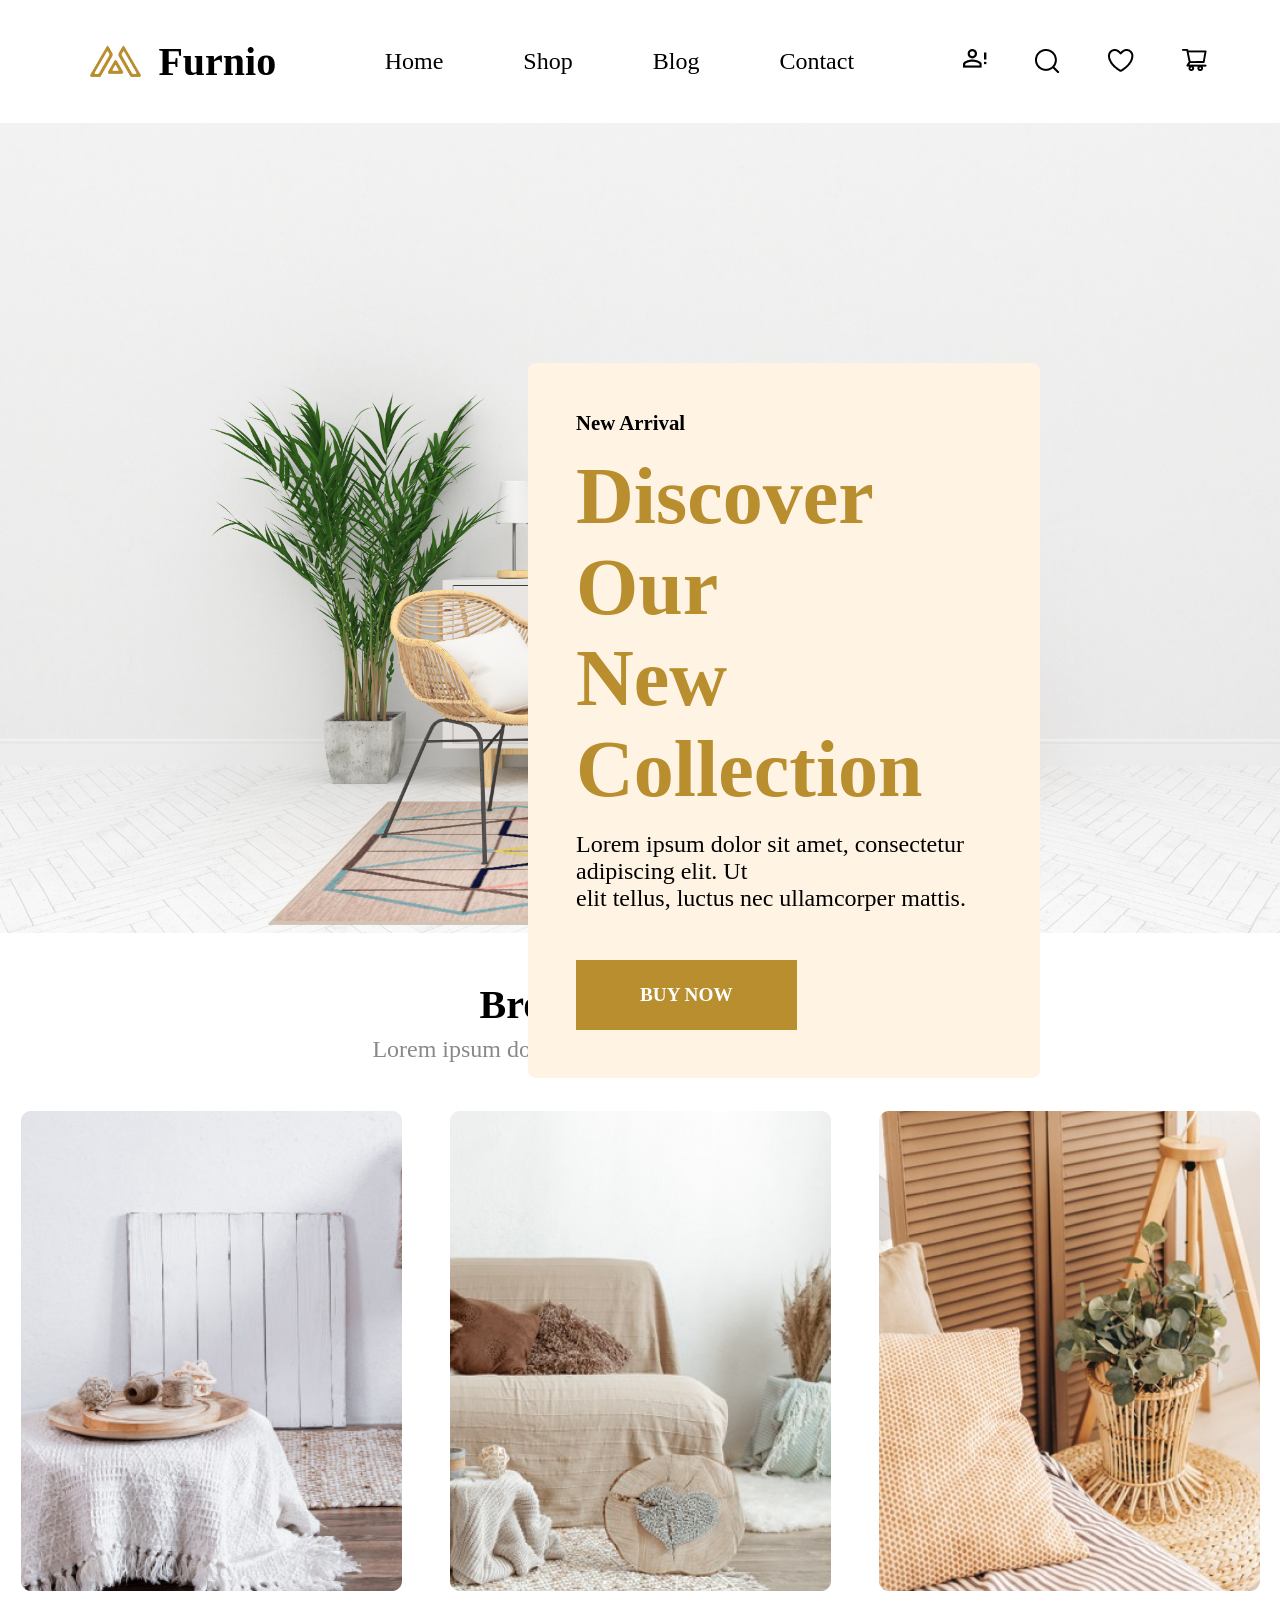
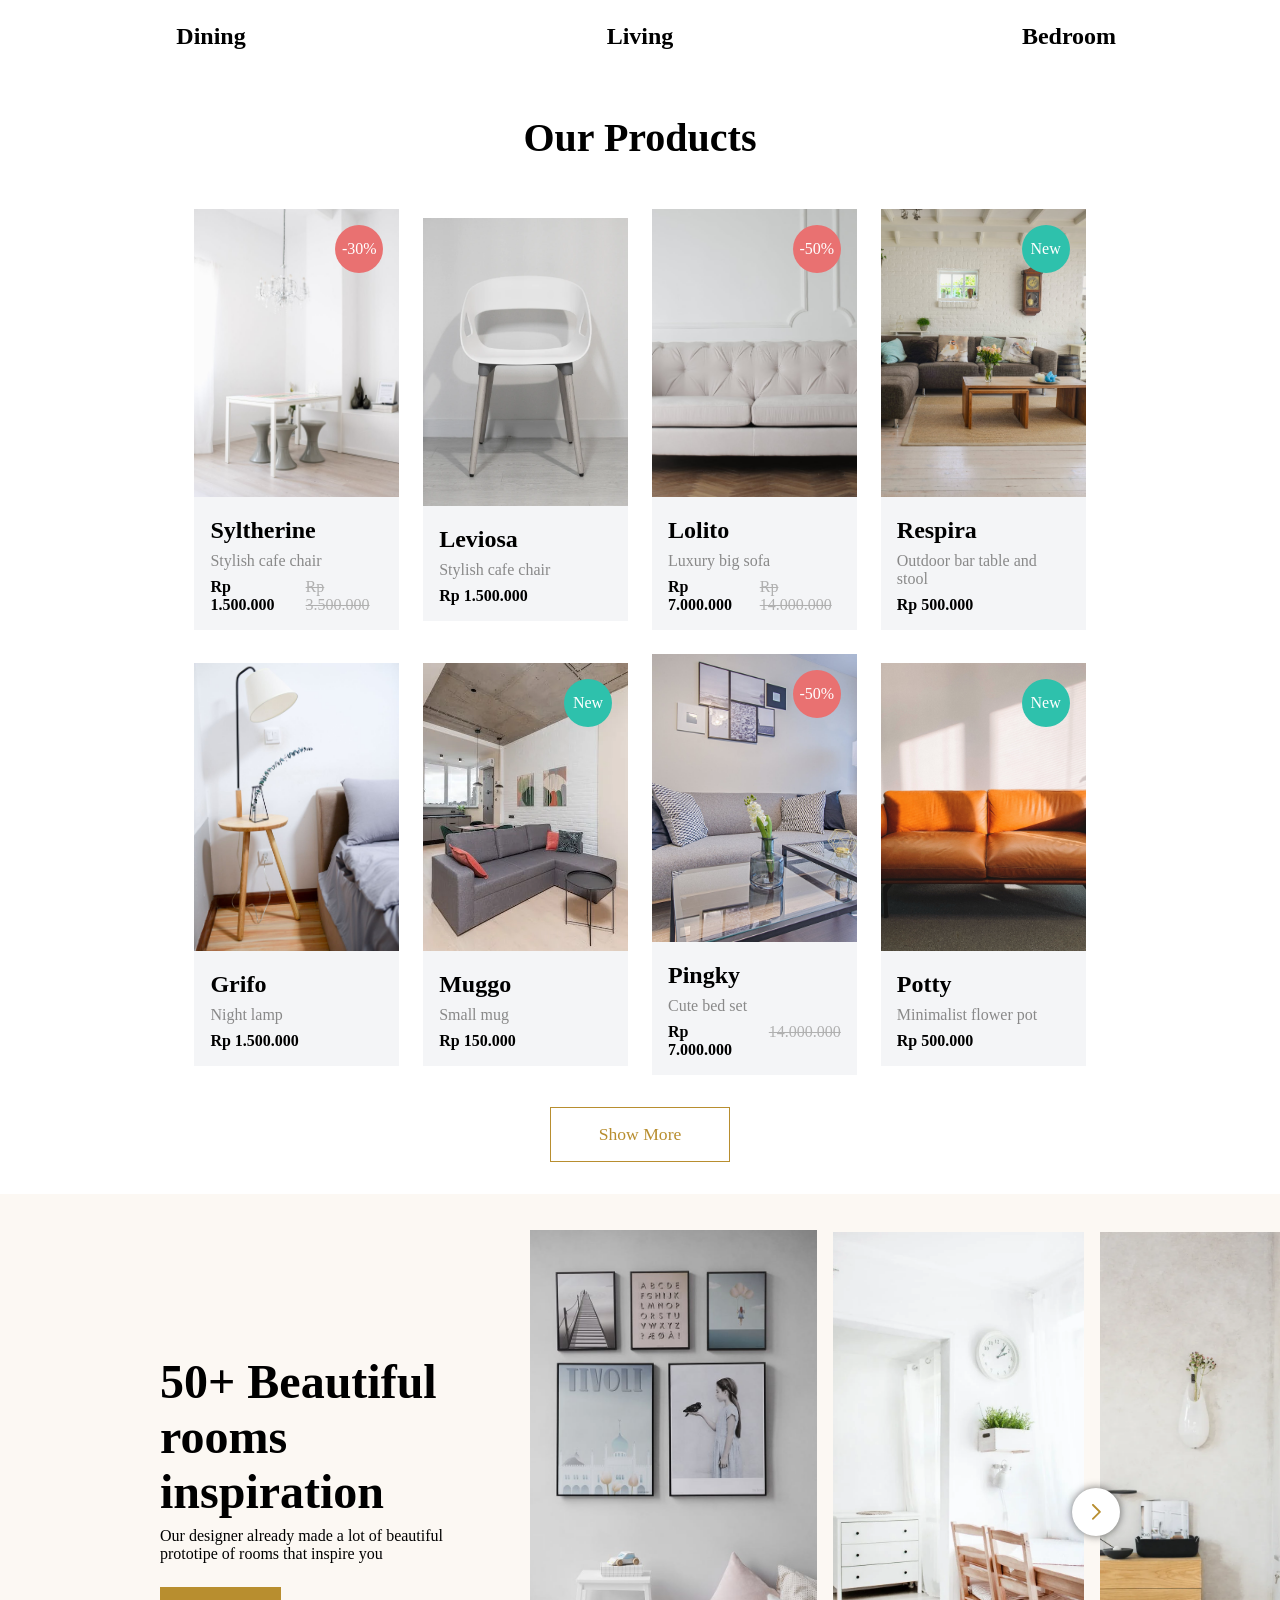
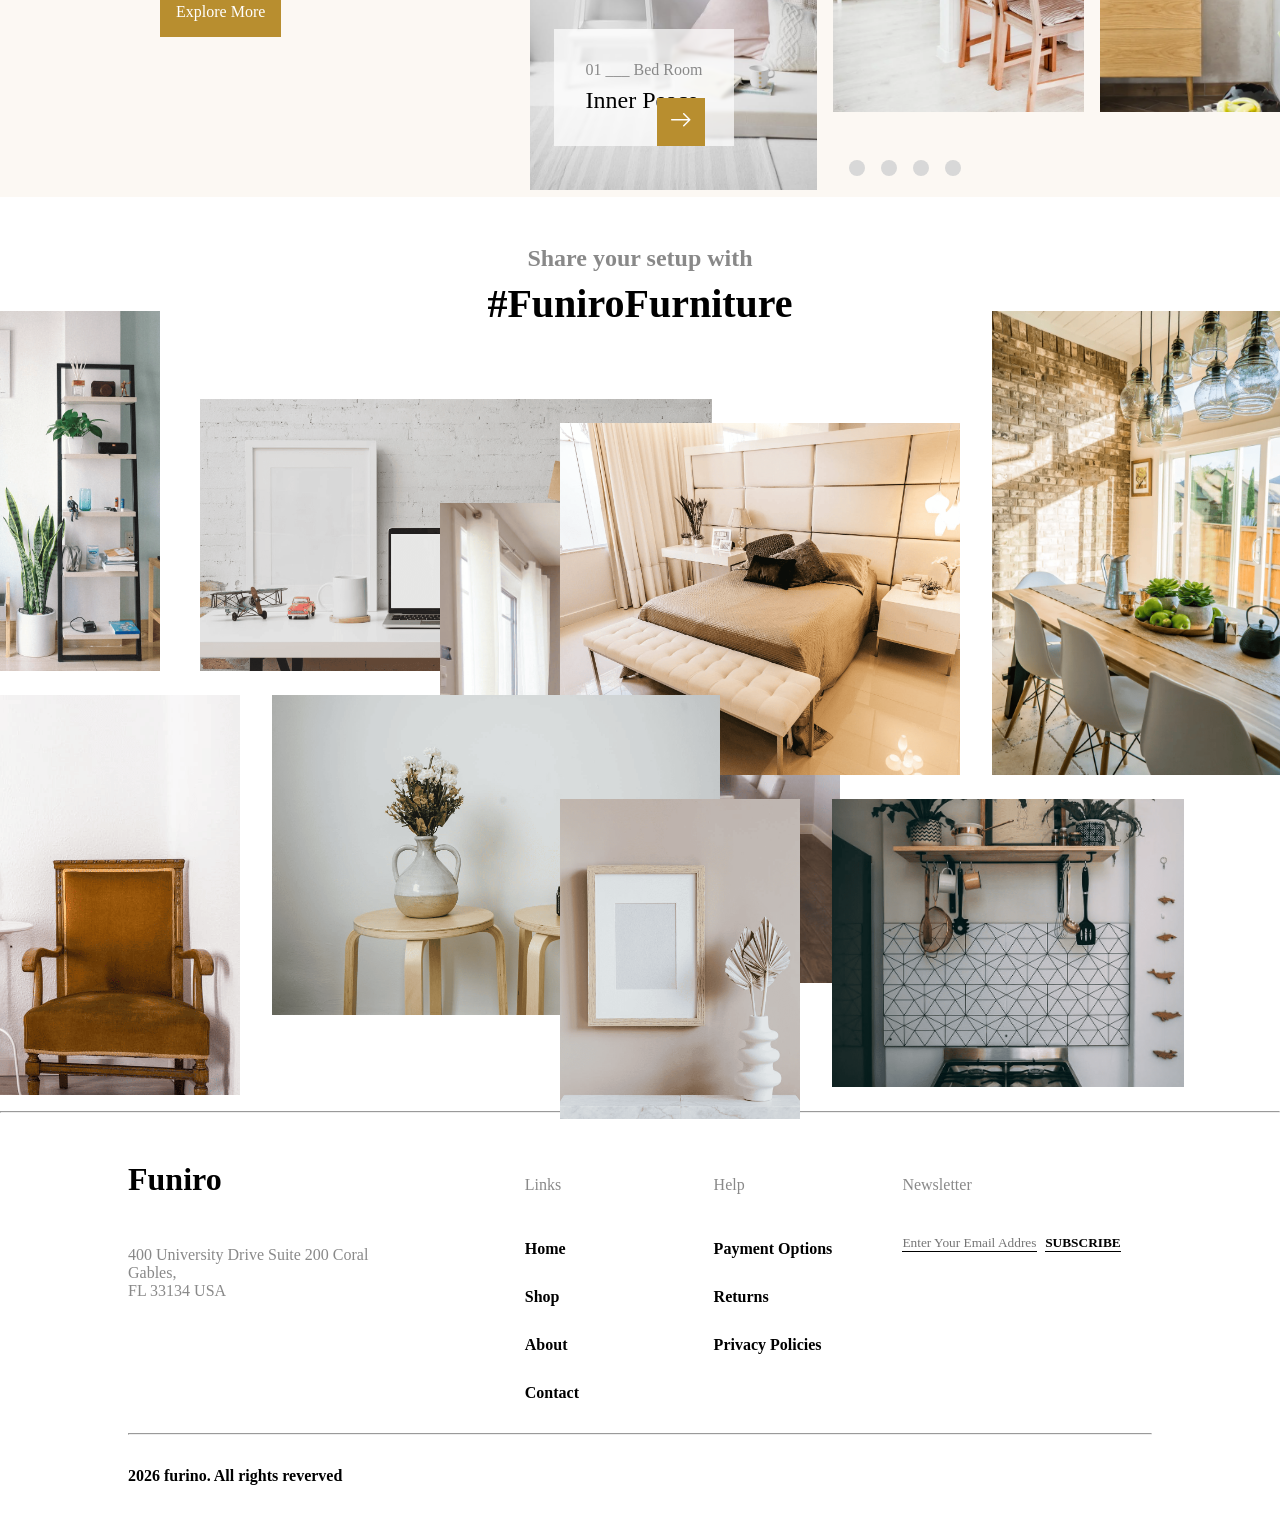
<file: index.html>
<!DOCTYPE html>
<html lang="en">
<head>
    <meta charset="UTF-8">
    <meta name="viewport" content="width=device-width, initial-scale=1.0">
    <title>Furniture</title>
    <link rel="stylesheet" href="assets/css/style.css">
    <link rel="icon" href="assets/faveicon.ico">
</head>
<body>
    <header class="header">
        <!-- navbar section -->
        <nav class="navbar">
                <div class="logo">
                    <img src="assets/img/logo.png" alt="">
                    <h1>Furnio</h1>
                    <a href="#mobileSection"><img class="ml_3 w_15 mobileMenu" src="assets/img/menu.svg" alt=""></a>
                </div>
                <ul class="menu">
                    <li><a href="index.html">Home</a></li>
                    <li><a href="assets/pages/shop.html">Shop</a></li>
                    <li><a href="assets/pages/blog.html">Blog</a></li>
                    <li><a href="assets/pages/contact.html">Contact</a></li>
                </ul>
                <div class="iconBox">
                    <img src="assets/img/contact.png" alt="">
                    <img src="assets/img/search.png" alt="">
                    <img src="assets/img/heart.png" alt="">
                    <img src="assets/img/cart.png" alt="">
                </div>
        </nav>
        <!-- banner image -->
        <div class="bannerImage">
            <div class="newCollectionBox">
                <div class="title">New Arrival</div>
                <h3 class="subject">
                    Discover Our<br>
                    New Collection
                </h3>
                <p class="about">
                    Lorem ipsum dolor sit amet, consectetur adipiscing elit. Ut <br>
                    elit tellus, luctus nec ullamcorper mattis.<br>
                </p>
                <button class="btnBanner">
                    BUY NOW
                </button>
            </div>
        </div>
    </header>

    <main> 
        <!-- mobile section -->
        <section class="mobileSection" id="mobileSection">
            <div>
                <a href="#" class="text_decoration_none text_4 text_black">✖</a>
            </div>
            
            <ul class="list_style_none line_height_2">
                <li><a href="index.html" class="text_decoration_none text_black">Home</a></li>
                <li><a href="assets/pages/shop.html" class="text_decoration_none text_black">Shop</a></li>
                <li><a href="assets/pages/blog.html" class="text_decoration_none text_black">Blog</a></li>
                <li><a href="assets/pages/contact.html" class="text_decoration_none text_black">Contact</a></li>
            </ul>
            <!-- operation section  -->
            <ul class="list_style_none line_height_2">
                <li>Contact</li>
                <li>Search</li>
                <li>Wishtlist</li>
                <li>Mycart</li>
            </ul>
        </section>
        <!-- browse the range  -->
        <section class="productIntroduction mt_5">
            <div class="titleIntroduction">
                <p class="textTitlent">Browse The Range</p>
                <span class="text_3">Lorem ipsum dolor sit amet, consectetur adipiscing elit.</span>
            </div>
            <div class="products d_flex align_items_center justify_content_center gap_5 ">
                <div class="d_flex align_items_center flex_direction_column gap_4">
                    <img src="assets/img/Dining.png" alt="">
                    <p class="text_3 text_bold">Dining</p>
                </div>
                <div class="d_flex align_items_center flex_direction_column gap_4">
                    <img src="assets/img/Living.png" alt="">
                    <p class="text_3 text_bold">Living</p>
                </div>
                <div class="d_flex align_items_center flex_direction_column gap_4">
                    <img src="assets/img/Bedroom.png" alt="">
                    <p class="text_3 text_bold">Bedroom</p>
                </div>
            </div>
        </section>
        <!-- product introduction  -->
        <section class="productIntroduction mt_6 d_flex flex_direction_column align_items_center">
            <div class="titleIntroduction">
                <p class="textTitlent">Our Products</p>
            </div>
            <div class="productsSection d_flex flex_wrap align_items_center justify_content_center gap_3 w_80">
                
                <div class="productItem bg_gray w_20  p_relative">
                    <img src="assets/img/Syltherine.png" alt="" class="productImage">
                    <div class="productInformation p_2">
                        <p class="productTitle text_bold text_3 mb_05">Syltherine</p>
                        <span>Stylish cafe chair</span>
                        <div class="productPrice d_flex gap_2 mt_1">
                            <p class="text_bold">Rp 1.500.000</p>
                            <del class="text_gray">Rp 3.500.000</del>
                        </div>
                    </div>
                    <div class="discount">
                        <p>-30%</p>
                    </div>
                    <div class="productCover">
                        <button class="productBtn  p_h_center">Add to cart</button>
                        <div class="operation d_flex align_items_center justify_content_center gap_3 mt_1">
                            <div class="iconBox d_flex justify_content_center align_items_center gap_1">
                                <label>Share</label>
                                <img src="assets/img/share.png" alt="">
                            </div>
                            <div class="iconBox d_flex justify_content_center align_items_center gap_1">
                                <label>Compare</label>
                                <img src="assets/img/compare.png" alt="">
                            </div>
                            <div class="iconBox d_flex justify_content_center align_items_center gap_1">
                                <label>Like</label>
                                <img src="assets/img/heart2.png" alt="">
                            </div>
                        </div>
                    </div>
                </div>
                <div class="productItem bg_gray w_20  p_relative">
                    <img src="assets/img/Leviosa.png" alt="" class="productImage">
                    <div class="productInformation p_2">
                        <p class="productTitle text_bold text_3 mb_05">Leviosa</p>
                        <span>Stylish cafe chair</span>
                        <div class="productPrice d_flex gap_2 mt_1">
                            <p class="text_bold">Rp 1.500.000</p>
                        </div>
                    </div>       
                    <div class="productCover">
                        <button class="productBtn  p_h_center">Add to cart</button>
                        <div class="operation d_flex align_items_center justify_content_center gap_3 mt_1">
                            <div class="iconBox d_flex justify_content_center align_items_center gap_1">
                                <label>Share</label>
                                <img src="assets/img/share.png" alt="">
                            </div>
                            <div class="iconBox d_flex justify_content_center align_items_center gap_1">
                                <label>Compare</label>
                                <img src="assets/img/compare.png" alt="">
                            </div>
                            <div class="iconBox d_flex justify_content_center align_items_center gap_1">
                                <label>Like</label>
                                <img src="assets/img/heart2.png" alt="">
                            </div>
                        </div>
                    </div>
                </div>
                <div class="productItem bg_gray w_20  p_relative">
                    <img src="assets/img/Lolito.png" alt="" class="productImage">
                    <div class="productInformation p_2">
                        <p class="productTitle text_bold text_3 mb_05">Lolito</p>
                        <span>Luxury big sofa</span>
                        <div class="productPrice d_flex gap_2 mt_1">
                            <p class="text_bold">Rp 7.000.000</p>
                            <del class="text_gray">Rp 14.000.000</del>
                        </div>
                    </div>
                    <div class="discount">
                        <p>-50%</p>
                    </div>
                    <div class="productCover">
                        <button class="productBtn  p_h_center">Add to cart</button>
                        <div class="operation d_flex align_items_center justify_content_center gap_3 mt_1">
                            <div class="iconBox d_flex justify_content_center align_items_center gap_1">
                                <label>Share</label>
                                <img src="assets/img/share.png" alt="">
                            </div>
                            <div class="iconBox d_flex justify_content_center align_items_center gap_1">
                                <label>Compare</label>
                                <img src="assets/img/compare.png" alt="">
                            </div>
                            <div class="iconBox d_flex justify_content_center align_items_center gap_1">
                                <label>Like</label>
                                <img src="assets/img/heart2.png" alt="">
                            </div>
                        </div>
                    </div>
                </div>
                <div class="productItem bg_gray w_20  p_relative"> 
                    <img src="assets/img/Respira.jpg" alt="" class="productImage">
                    <div class="productInformation p_2">
                        <p class="productTitle text_bold text_3 mb_05">Respira</p>
                        <span>Outdoor bar table and stool</span>
                        <div class="productPrice d_flex gap_2 mt_1">
                            <p class="text_bold">Rp 500.000</p>    
                        </div>
                    </div>
                    <div class="discount bg_green">
                        <p>New</p>
                    </div>
                    <div class="productCover">
                        <button class="productBtn  p_h_center">Add to cart</button>
                        <div class="operation d_flex align_items_center justify_content_center gap_3 mt_1">
                            <div class="iconBox d_flex justify_content_center align_items_center gap_1">
                                <label>Share</label>
                                <img src="assets/img/share.png" alt="">
                            </div>
                            <div class="iconBox d_flex justify_content_center align_items_center gap_1">
                                <label>Compare</label>
                                <img src="assets/img/compare.png" alt="">
                            </div>
                            <div class="iconBox d_flex justify_content_center align_items_center gap_1">
                                <label>Like</label>
                                <img src="assets/img/heart2.png" alt="">
                            </div>
                        </div>
                    </div>
                </div>
                <div class="productItem bg_gray w_20  p_relative"> 
                    <img src="assets/img/Grifo.png" alt="" class="productImage">
                    <div class="productInformation p_2">
                        <p class="productTitle text_bold text_3 mb_05">Grifo </p>
                        <span>Night lamp</span>
                        <div class="productPrice d_flex gap_2 mt_1">
                            <p class="text_bold">Rp 1.500.000</p>
                        </div>
                    </div>
                    <div class="productCover">
                        <button class="productBtn  p_h_center">Add to cart</button>
                        <div class="operation d_flex align_items_center justify_content_center gap_3 mt_1">
                            <div class="iconBox d_flex justify_content_center align_items_center gap_1">
                                <label>Share</label>
                                <img src="assets/img/share.png" alt="">
                            </div>
                            <div class="iconBox d_flex justify_content_center align_items_center gap_1">
                                <label>Compare</label>
                                <img src="assets/img/compare.png" alt="">
                            </div>
                            <div class="iconBox d_flex justify_content_center align_items_center gap_1">
                                <label>Like</label>
                                <img src="assets/img/heart2.png" alt="">
                            </div>
                        </div>
                    </div>
                </div>                
                <div class="productItem bg_gray w_20  p_relative"> 
                    <img src="assets/img/Muggo.png" alt="" class="productImage">
                    <div class="productInformation p_2">
                        <p class="productTitle text_bold text_3 mb_05">Muggo</p>
                        <span>Small mug</span>
                        <div class="productPrice d_flex gap_2 mt_1">
                            <p class="text_bold">Rp 150.000</p>
                        </div>
                    </div>
                    <div class="discount bg_green">
                        <p>New</p>
                    </div>
                    <div class="productCover">
                        <button class="productBtn  p_h_center">Add to cart</button>
                        <div class="operation d_flex align_items_center justify_content_center gap_3 mt_1">
                            <div class="iconBox d_flex justify_content_center align_items_center gap_1">
                                <label>Share</label>
                                <img src="assets/img/share.png" alt="">
                            </div>
                            <div class="iconBox d_flex justify_content_center align_items_center gap_1">
                                <label>Compare</label>
                                <img src="assets/img/compare.png" alt="">
                            </div>
                            <div class="iconBox d_flex justify_content_center align_items_center gap_1">
                                <label>Like</label>
                                <img src="assets/img/heart2.png" alt="">
                            </div>
                        </div>
                    </div>
                </div>               
                <div class="productItem bg_gray w_20  p_relative"> 
                    <img src="assets/img/Pingky.jpg" alt="" class="productImage">
                    <div class="productInformation p_2">
                        <p class="productTitle text_bold text_3 mb_05">Pingky</p>
                        <span>Cute bed set</span>
                        <div class="productPrice d_flex gap_2 mt_1">
                            <p class="text_bold">Rp 7.000.000</p>
                            <del class="text_gray">14.000.000</del>
                        </div>
                    </div>
                    <div class="discount ">
                        <p>-50%</p>
                    </div>
                    <div class="productCover">
                        <button class="productBtn  p_h_center">Add to cart</button>
                        <div class="operation d_flex align_items_center justify_content_center gap_3 mt_1">
                            <div class="iconBox d_flex justify_content_center align_items_center gap_1">
                                <label>Share</label>
                                <img src="assets/img/share.png" alt="">
                            </div>
                            <div class="iconBox d_flex justify_content_center align_items_center gap_1">
                                <label>Compare</label>
                                <img src="assets/img/compare.png" alt="">
                            </div>
                            <div class="iconBox d_flex justify_content_center align_items_center gap_1">
                                <label>Like</label>
                                <img src="assets/img/heart2.png" alt="">
                            </div>
                        </div>
                    </div>
                </div>
                <div class="productItem bg_gray w_20  p_relative"> 
                    <img src="assets/img/Potty.jpg" alt="" class="productImage">
                    <div class="productInformation p_2">
                        <p class="productTitle text_bold text_3 mb_05">Potty</p>
                        <span>Minimalist flower pot</span>
                        <div class="productPrice d_flex gap_2 mt_1">
                            <p class="text_bold">Rp 500.000</p>
                        </div>
                    </div>
                    <div class="discount bg_green">
                        <p>New</p>
                    </div>
                    <div class="productCover">
                        <button class="productBtn  p_h_center">Add to cart</button>
                        <div class="operation d_flex align_items_center justify_content_center gap_3 mt_1">
                            <div class="iconBox d_flex justify_content_center align_items_center gap_1">
                                <label>Share</label>
                                <img src="assets/img/share.png" alt="">
                            </div>
                            <div class="iconBox d_flex justify_content_center align_items_center gap_1">
                                <label>Compare</label>
                                <img src="assets/img/compare.png" alt="">
                            </div>
                            <div class="iconBox d_flex justify_content_center align_items_center gap_1">
                                <label>Like</label>
                                <img src="assets/img/heart2.png" alt="">
                            </div>
                        </div>
                    </div>
                </div>

            </div>
            <button class="productBtn border_gold mt_4">Show More</button>
        </section>
        <!-- beautiful rooms -->
        <section class="productIntroduction bg_bisqueL mt_4 d_flex justify_content_center align_items_center gap_5">
            <div class="description w_30  ">
                <h4 class="text_5 text_bold">
                    50+ Beautiful rooms <br>
                    inspiration
                </h4>
                <p class="mt_1">
                    Our designer already made a lot of beautiful<br>
                    prototipe of rooms that inspire you
                </p>
                <button class="productBtn bg_gold text_white p_2 text_2 mt_3">Explore More</button>
            </div>
            <div class="productsSection w_70  mt_4  d_flex justify_content_center align_items_center gap_2">
                <div class="productItem w_40 p_relative">
                    <img src="assets/img/bedroom2.png" alt="" class="productImg1 p_relative">
                    <div class="titleProduct">
                        <span>01 ___ Bed Room</span>
                        <p class="text_3 mt_1">Inner Peace</p>
                    </div>
                    <button class="arrowBox">
                        <img src="assets/img/arrow2.png" alt="">
                    </button>
                </div>
                <div class="productItem w_35 p_relative d_flex flex_direction_column align_items_center">
                    <img src="assets/img/bedroom3.png" alt="" class="productImg2">
                    <ul class="circleBox list_style_none">
                        <li tabindex="1" class="circle"></li>
                        <li tabindex="1" class="circle"></li>
                        <li tabindex="1" class="circle"></li>
                        <li tabindex="1" class="circle"></li>
                    </ul>
                </div>
                <div class="productItem w_25">
                    <img src="assets/img/bedroom4.png"  alt="" class="productImg3">
                </div>
                <button class="arrowBox2">
                    <img src="assets/img/arrow1.png" alt="">
                </button>
            </div>
        </section>  
        <!-- funiro furniture  -->
        <section class="productIntroduction mt_5 ">
            <div class="titleIntroduction">
                <span class="text_bold text_3">Share your setup with</span>
                <p class="textTitlent">#FuniroFurniture</p>
            </div>
            <div class="productsImage p_relative">
                <img src="assets/img/1.png" alt="" class="product1">
                <img src="assets/img/2.png" alt="" class="product2">
                <img src="assets/img/3.png" alt="" class="product3">
                <img src="assets/img/4.png" alt="" class="product4">
                <img src="assets/img/5.png" alt="" class="product5">
                <img src="assets/img/6.png" alt="" class="product6">
                <img src="assets/img/7.png" alt="" class="product7">
                <img src="assets/img/8.png" alt="" class="product8">
                <img src="assets/img/9.png" alt="" class="product9">
            </div>
        </section>
    </main>

    <hr class="mt_2">

    <footer class="d_flex align_items_center flex_direction_column mt_5">
        <div class="footerSection d_flex justify_content_center gap_4_1 w_80">
            <div class="w_40">
                <h3 class="text_4">Funiro</h3>
                <p class="mt_5 text_gray_2">
                    400 University Drive Suite 200 Coral <br>
                    Gables,<br>
                    FL 33134 USA
                </p>
            </div>
            <ul class="w_15 list_style_none line_height_2">
                <li class="text_gray_2">Links</li>
                <li class="mt_2 text_bold">Home</li>
                <li class="text_bold">Shop</li>
                <li class="text_bold">About</li>
                <li class="text_bold">Contact</li>
            </ul>
            <ul class="w_15 list_style_none line_height_2">
                <li class="text_gray_2">Help</li>
                <li class="mt_2 text_bold">Payment Options</li>
                <li class="text_bold">Returns</li>
                <li class="text_bold">Privacy Policies</li>

            </ul>
            <div class="w_30">
                <p class="text_gray_2 line_height_2">Newsletter</p>
                <div class="emailBox w_90 gap_1">
                    <input type="email" class="border_b outline_none w_60" placeholder="Enter Your Email Address">
                    <button class="border_b bg_transparent text_bold">SUBSCRIBE</button>
                </div>
            </div>
        </div>
        <hr class="w_80 mt_2">
        <div class="bottomFooter d_flex  w_80 mt_4 mb_2">
            <p class="text_bold">2026 furino. All rights reverved</p>
        </div>
    </footer>
</body>
</html>
</file>
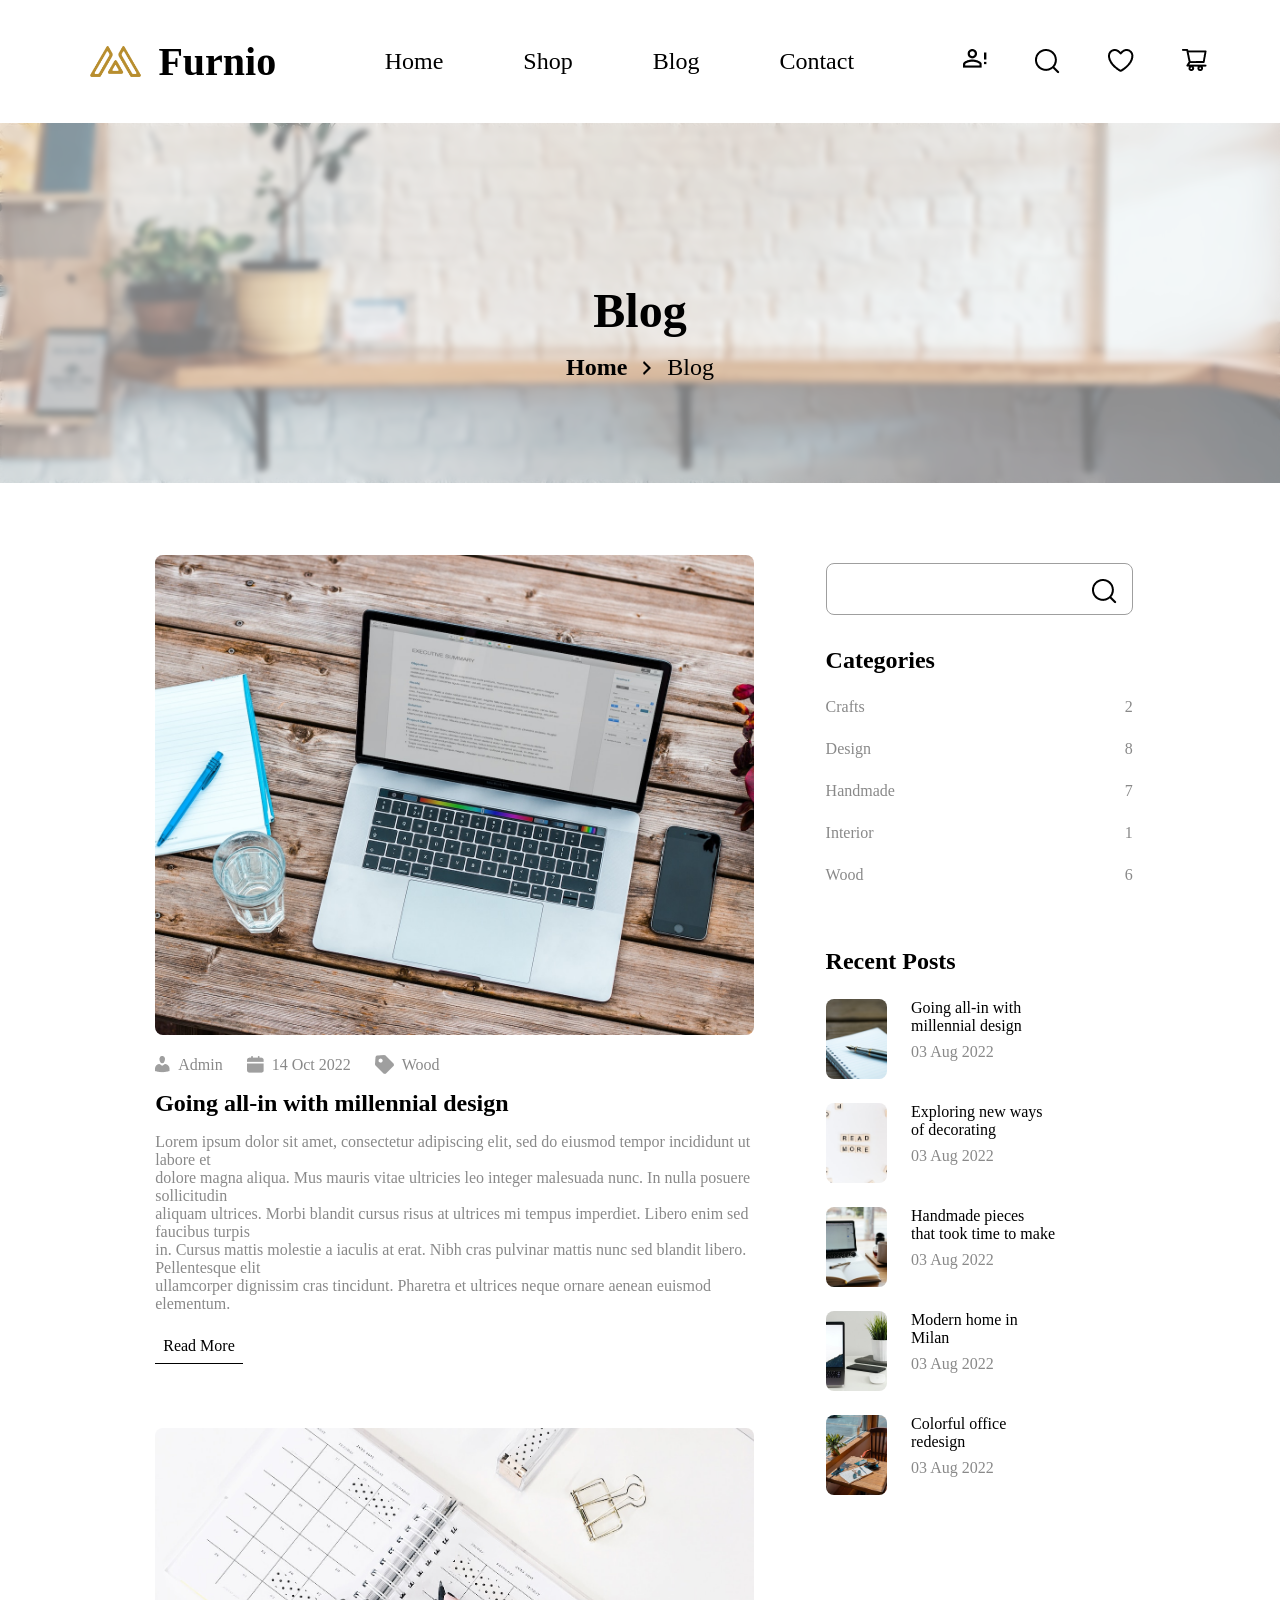
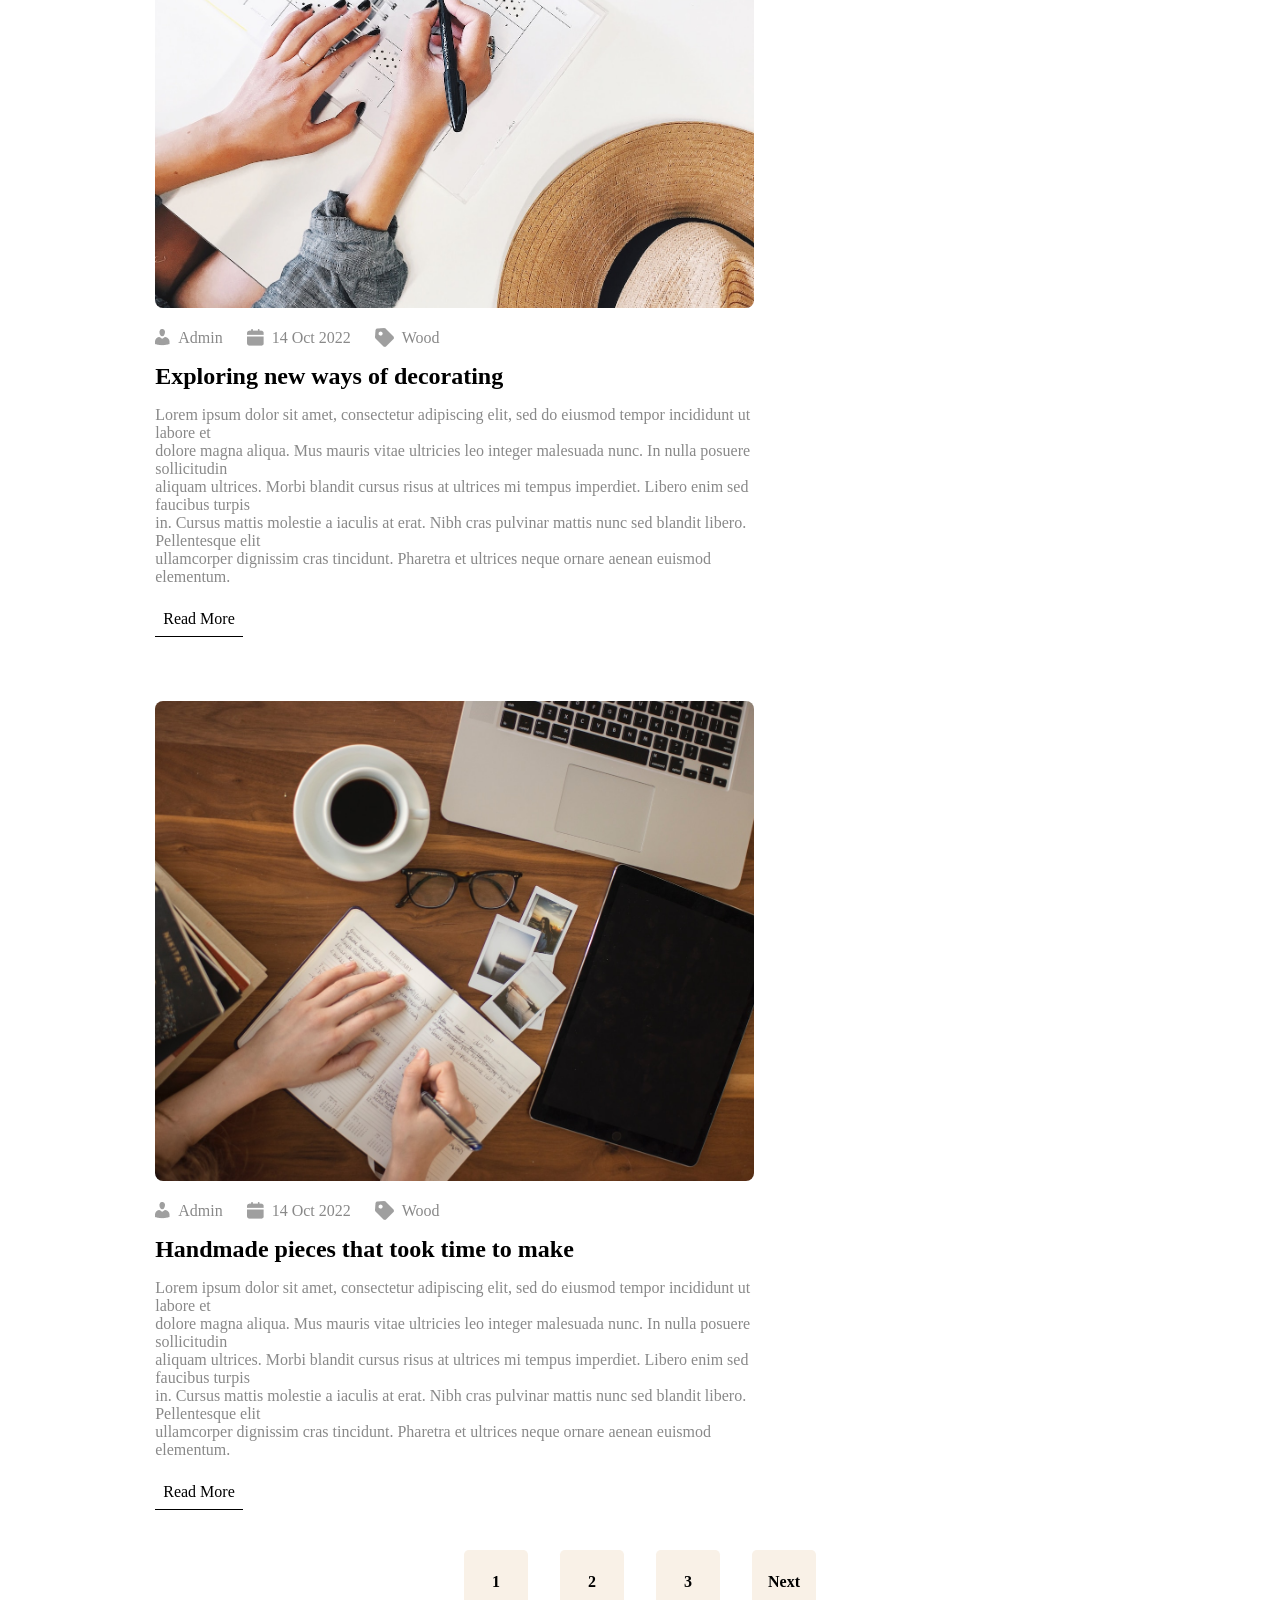
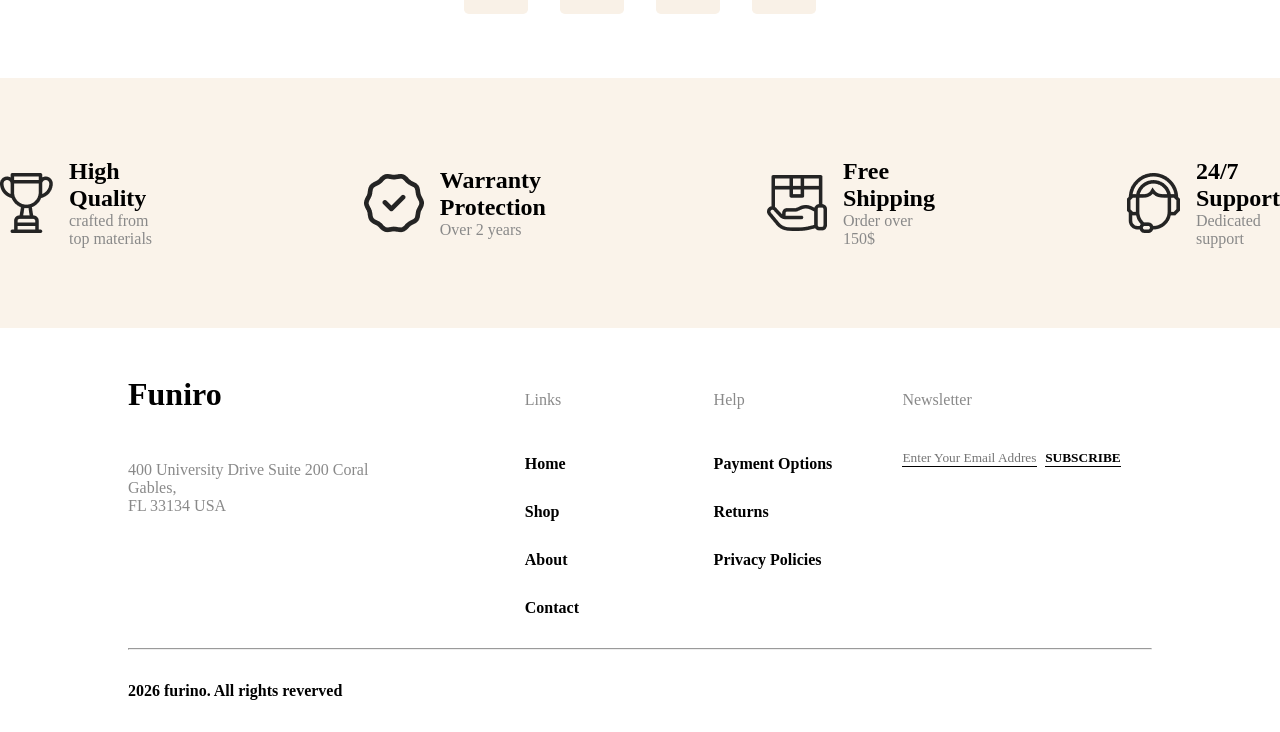
<file: assets/pages/blog.html>
<!DOCTYPE html>
<html lang="en">
<head>
    <meta charset="UTF-8">
    <meta name="viewport" content="width=device-width, initial-scale=1.0">
    <title>Furniture | blog</title>
    <link rel="icon" href="../faveicon.ico">
    <link rel="stylesheet" href="../css/shop.css">
    <link rel="stylesheet" href="../css/blog.css">
    <link rel="stylesheet" href="../css/style.css">
</head>
<body>
    <header class="header">
        <!-- navbar section  -->
        <nav class="navbar">
            <div class="logo">
                <img src="../img/logo.png" alt="">
                <h1>Furnio</h1>
                <a href="#mobileSection"><img class="ml_3  mobileMenu" src="../img/menu.svg" alt=""></a>
            </div>

            <ul class="menu">
                <li><a href="../../index.html">Home</a></li>
                <li><a href="../pages/shop.html">Shop</a></li>
                <li><a href="blog.html">Blog</a></li>
                <li><a href="../pages/contact.html">Contact</a></li>
            </ul>

            <div class="iconBox">
                <img src="../img/contact.png" alt="">
                <img src="../img/search.png" alt="">
                <img src="../img/heart.png" alt="">
                <img src="../img/cart.png" alt="">
            </div>
        </nav>
        <!-- site path section  -->
        <div class="sitePath">
            <div class="bg_glass d_flex align_items_center flex_direction_column">
                <h3 class="text_5">Blog</h3>
                <div class="path d_flex justify_content_center align_items_center gap_2 mt_2">
                    <strong class="text_3">
                        <a href="../../index.html" class="text_decoration_none text_black">Home</a>
                    </strong>
                    <img src="../img/arrow3.png" alt="">
                    <p class="text_3">Blog</p>
                </div>
            </div>
        </div>
    </header>

    <main>
        <!-- mobile section -->
        <section class="mobileSection" id="mobileSection">
            <div>
                <a href="#" class="text_decoration_none text_4 text_black">✖</a>
            </div>
            
            <ul class="list_style_none line_height_2">
                <li><a href="../../index.html" class="text_decoration_none text_black">Home</a></li>
                <li><a href="../pages/shop.html" class="text_decoration_none text_black">Shop</a></li>
                <li><a href="../pages/blog.html" class="text_decoration_none text_black">Blog</a></li>
                <li><a href="../pages/contact.html" class="text_decoration_none text_black">Contact</a></li>
            </ul>
            <!-- operation section  -->
            <ul class="list_style_none line_height_2">
                <li>Contact</li>
                <li>Search</li>
                <li>Wishtlist</li>
                <li>Mycart</li>
            </ul>
        </section>
        <!-- article section  -->
        <section class="articlesSection d_flex justify_content_center gap_4_1 m_auto w_80">
            <div class="articleItems w_60 mt_6">
                <div class="articleInformation p_1 ">
                    <img src="../img/design.jpg" alt="" class="articleImg rounded_1">
                    <div class="labels d_flex  gap_3 mt_2">
                        <div class="d_flex align_items_center gap_1">
                            <img src="../img/admin.png" alt="">
                            <label class="text_gray_2">Admin</label>
                        </div>
                        <div class="d_flex align_items_center gap_1">
                            <img src="../img/calander.png" alt="">
                            <label class="text_gray_2">14 Oct 2022</label>
                        </div>
                        <div class="d_flex align_items_center gap_1">
                            <img src="../img/label.png" alt="">
                            <label class="text_gray_2">Wood</label>
                        </div>
                    </div>
                    <div class="text_3 text_bold mt_2">Going all-in with millennial design</div>
                    <p class="text_gray_2 mt_2">
                        Lorem ipsum dolor sit amet, consectetur adipiscing elit, sed do eiusmod tempor incididunt ut labore et <br>
                        dolore magna aliqua. Mus mauris vitae ultricies leo integer malesuada nunc. In nulla posuere sollicitudin <br>
                        aliquam ultrices. Morbi blandit cursus risus at ultrices mi tempus imperdiet. Libero enim sed faucibus turpis <br>
                        in. Cursus mattis molestie a iaculis at erat. Nibh cras pulvinar mattis nunc sed blandit libero. Pellentesque elit <br>
                        ullamcorper dignissim cras tincidunt. Pharetra et ultrices neque ornare aenean euismod elementum. 
                    </p>
                    <button class="bg_transparent border_b mt_2 p_1 text_2">Read More</button>
                </div>
                <div class="articleInformation p_1 mt_5">
                    <img src="../img/decorating.jpg" alt="" class="articleImg rounded_1">
                    <div class="labels d_flex  gap_3 mt_2">
                        <div class="d_flex align_items_center gap_1">
                            <img src="../img/admin.png" alt="">
                            <label class="text_gray_2">Admin</label>
                        </div>
                        <div class="d_flex align_items_center gap_1">
                            <img src="../img/calander.png" alt="">
                            <label class="text_gray_2">14 Oct 2022</label>
                        </div>
                        <div class="d_flex align_items_center gap_1">
                            <img src="../img/label.png" alt="">
                            <label class="text_gray_2">Wood</label>
                        </div>
                    </div>
                    <div class="text_3 text_bold mt_2">Exploring new ways of decorating</div>
                    <p class="text_gray_2 mt_2">
                        Lorem ipsum dolor sit amet, consectetur adipiscing elit, sed do eiusmod tempor incididunt ut labore et <br>
                        dolore magna aliqua. Mus mauris vitae ultricies leo integer malesuada nunc. In nulla posuere sollicitudin <br>
                        aliquam ultrices. Morbi blandit cursus risus at ultrices mi tempus imperdiet. Libero enim sed faucibus turpis <br>
                        in. Cursus mattis molestie a iaculis at erat. Nibh cras pulvinar mattis nunc sed blandit libero. Pellentesque elit <br>
                        ullamcorper dignissim cras tincidunt. Pharetra et ultrices neque ornare aenean euismod elementum. 
                    </p>
                    <button class="bg_transparent border_b mt_2 p_1 text_2">Read More</button>
                </div>
                <div class="articleInformation p_1 mt_5">
                    <img src="../img/handmade.jpg" alt="" class="articleImg rounded_1">
                    <div class="labels d_flex  gap_3 mt_2">
                        <div class="d_flex align_items_center gap_1">
                            <img src="../img/admin.png" alt="">
                            <label class="text_gray_2">Admin</label>
                        </div>
                        <div class="d_flex align_items_center gap_1">
                            <img src="../img/calander.png" alt="">
                            <label class="text_gray_2">14 Oct 2022</label>
                        </div>
                        <div class="d_flex align_items_center gap_1">
                            <img src="../img/label.png" alt="">
                            <label class="text_gray_2">Wood</label>
                        </div>
                    </div>
                    <div class="text_3 text_bold mt_2">Handmade pieces that took time to make</div>
                    <p class="text_gray_2 mt_2">
                        Lorem ipsum dolor sit amet, consectetur adipiscing elit, sed do eiusmod tempor incididunt ut labore et <br>
                        dolore magna aliqua. Mus mauris vitae ultricies leo integer malesuada nunc. In nulla posuere sollicitudin <br>
                        aliquam ultrices. Morbi blandit cursus risus at ultrices mi tempus imperdiet. Libero enim sed faucibus turpis <br>
                        in. Cursus mattis molestie a iaculis at erat. Nibh cras pulvinar mattis nunc sed blandit libero. Pellentesque elit <br>
                        ullamcorper dignissim cras tincidunt. Pharetra et ultrices neque ornare aenean euismod elementum. 
                    </p>
                    <button class="bg_transparent border_b mt_2 p_1 text_2">Read More</button>
                </div>

            </div>
            <div class="sideBar w_30 mt_6 p_relative">
                <div class="searchBox">
                    <input type="search">
                    <img src="../img/search.png" alt="" class="">
                </div>
    
                <div class="categories mt_4">
                    <div class="text_3 text_bold ">Categories</div>
                    <div class="d_flex justify_content_space mt_3 text_gray_2 ">
                        <div>Crafts</div>
                        <div>2</div>
                    </div>
                    <div class="d_flex justify_content_space mt_3 text_gray_2 ">
                        <div>Design</div>
                        <div>8</div>
                    </div>
                    <div class="d_flex justify_content_space mt_3 text_gray_2 ">
                        <div>Handmade</div>
                        <div>7</div>
                    </div>
                    <div class="d_flex justify_content_space mt_3 text_gray_2 ">
                        <div>Interior</div>
                        <div>1</div>
                    </div>
                    <div class="d_flex justify_content_space mt_3 text_gray_2 ">
                        <div>Wood</div>
                        <div>6</div>
                    </div>
                </div>
    
                <div class="recentPosts mt_6">
                    <div class="text_3 text_bold">Recent Posts</div>
                    <div class="postItems d_flex gap_3 mt_3">
                        <img src="../img/17.jpg" alt="" class="rounded_1">
                        <div>
                            <div>
                                Going all-in with <br>
                                millennial design 
                            </div>
                            <p class="mt_1 text_gray_2">03 Aug 2022</p>
                        </div>
                    </div>
                    <div class="postItems d_flex gap_3 mt_3">
                        <img src="../img/18.jpg" alt="" class="rounded_1">
                        <div>
                            <div>
                                Exploring new ways <br>
                                of decorating
                            </div>
                            <p class="mt_1 text_gray_2">03 Aug 2022</p>
                        </div>
                    </div>
                    <div class="postItems d_flex gap_3 mt_3">
                        <img src="../img/19.jpg" alt="" class="rounded_1">
                        <div>
                            <div>
                                Handmade pieces <br>
                                that took time to make
                            </div>
                            <p class="mt_1 text_gray_2">03 Aug 2022</p>
                        </div>
                    </div>
                    <div class="postItems d_flex gap_3 mt_3">
                        <img src="../img/20.jpg" alt="" class="rounded_1">
                        <div>
                            <div>
                                Modern home in <br>
                                Milan
                            </div>
                            <p class="mt_1 text_gray_2">03 Aug 2022</p>
                        </div>
                    </div>
                    <div class="postItems d_flex gap_3 mt_3">
                        <img src="../img/21.jpg" alt="" class="rounded_1">
                        <div>
                            <div>
                                Colorful office <br>
                                redesign
                            </div>
                            <p class="mt_1 text_gray_2">03 Aug 2022</p>
                        </div>
                    </div>
                </div>
            </div>
        </section>
        <!-- page menu  -->
        <ul class="pageMenu mt_4 d_flex align_items_center justify_content_center gap_4 list_style_none">
                <li tabindex="1">1</li>
                <li tabindex="1">2</li>
                <li tabindex="1">3</li>
                <li tabindex="1">Next</li>
        </ul>
        <!-- features section  -->
        <div class="featuresSection mt_6 d_flex align_items_center justify_content_center">
            <div class="quality d_flex align_items_center justify_content_center gap_2">
                <img src="../img/cup.png" alt="">
                <div>
                    <p class="text_3 text_bold">High Quality</p>
                    <span>crafted from top materials</span>
                </div>
            </div>
            <div class="warranty d_flex align_items_center justify_content_center gap_2">
                <img src="../img/tick.png" alt="">
                <div>
                    <p class="text_3 text_bold">Warranty Protection</p>
                    <span>Over 2 years</span>
                </div>
            </div>
            <div class="shipping d_flex align_items_center justify_content_center gap_2">
                <img src="../img/shipping.png" alt="">
                <div>
                    <p class="text_3 text_bold">Free Shipping</p>
                    <span>Order over 150$</span>
                </div>
            </div>
            <div class="support d_flex align_items_center justify_content_center gap_2">
                <img src="../img/support.png" alt="">
                <div>
                    <p class="text_3 text_bold">24/7 Support</p>
                    <span>Dedicated support</span>
                </div>
            </div>
        </div>
    </main>

    <footer class="d_flex align_items_center flex_direction_column mt_5">
        <div class="footerSection d_flex justify_content_center gap_4_1 w_80">
            <div class="w_40">
                <h3 class="text_4">Funiro</h3>
                <p class="mt_5 text_gray_2">
                    400 University Drive Suite 200 Coral <br>
                    Gables,<br>
                    FL 33134 USA
                </p>
            </div>
            <ul class="w_15 list_style_none line_height_2">
                <li class="text_gray_2">Links</li>
                <li class="mt_2 text_bold">Home</li>
                <li class="text_bold">Shop</li>
                <li class="text_bold">About</li>
                <li class="text_bold">Contact</li>
            </ul>
            <ul class="w_15 list_style_none line_height_2">
                <li class="text_gray_2">Help</li>
                <li class="mt_2 text_bold">Payment Options</li>
                <li class="text_bold">Returns</li>
                <li class="text_bold">Privacy Policies</li>

            </ul>
            <div class="w_30">
                <p class="text_gray_2 line_height_2">Newsletter</p>
                <div class="emailBox w_90 gap_1">
                    <input type="email" class="border_b outline_none w_60" placeholder="Enter Your Email Address">
                    <button class="border_b bg_transparent text_bold">SUBSCRIBE</button>
                </div>
            </div>
        </div>
        <hr class="w_80 mt_2">
        <div class="bottomFooter d_flex  w_80 mt_4 mb_2">
            <p class="text_bold">2026 furino. All rights reverved</p>
        </div>
    </footer>
</body>
</html>
</file>
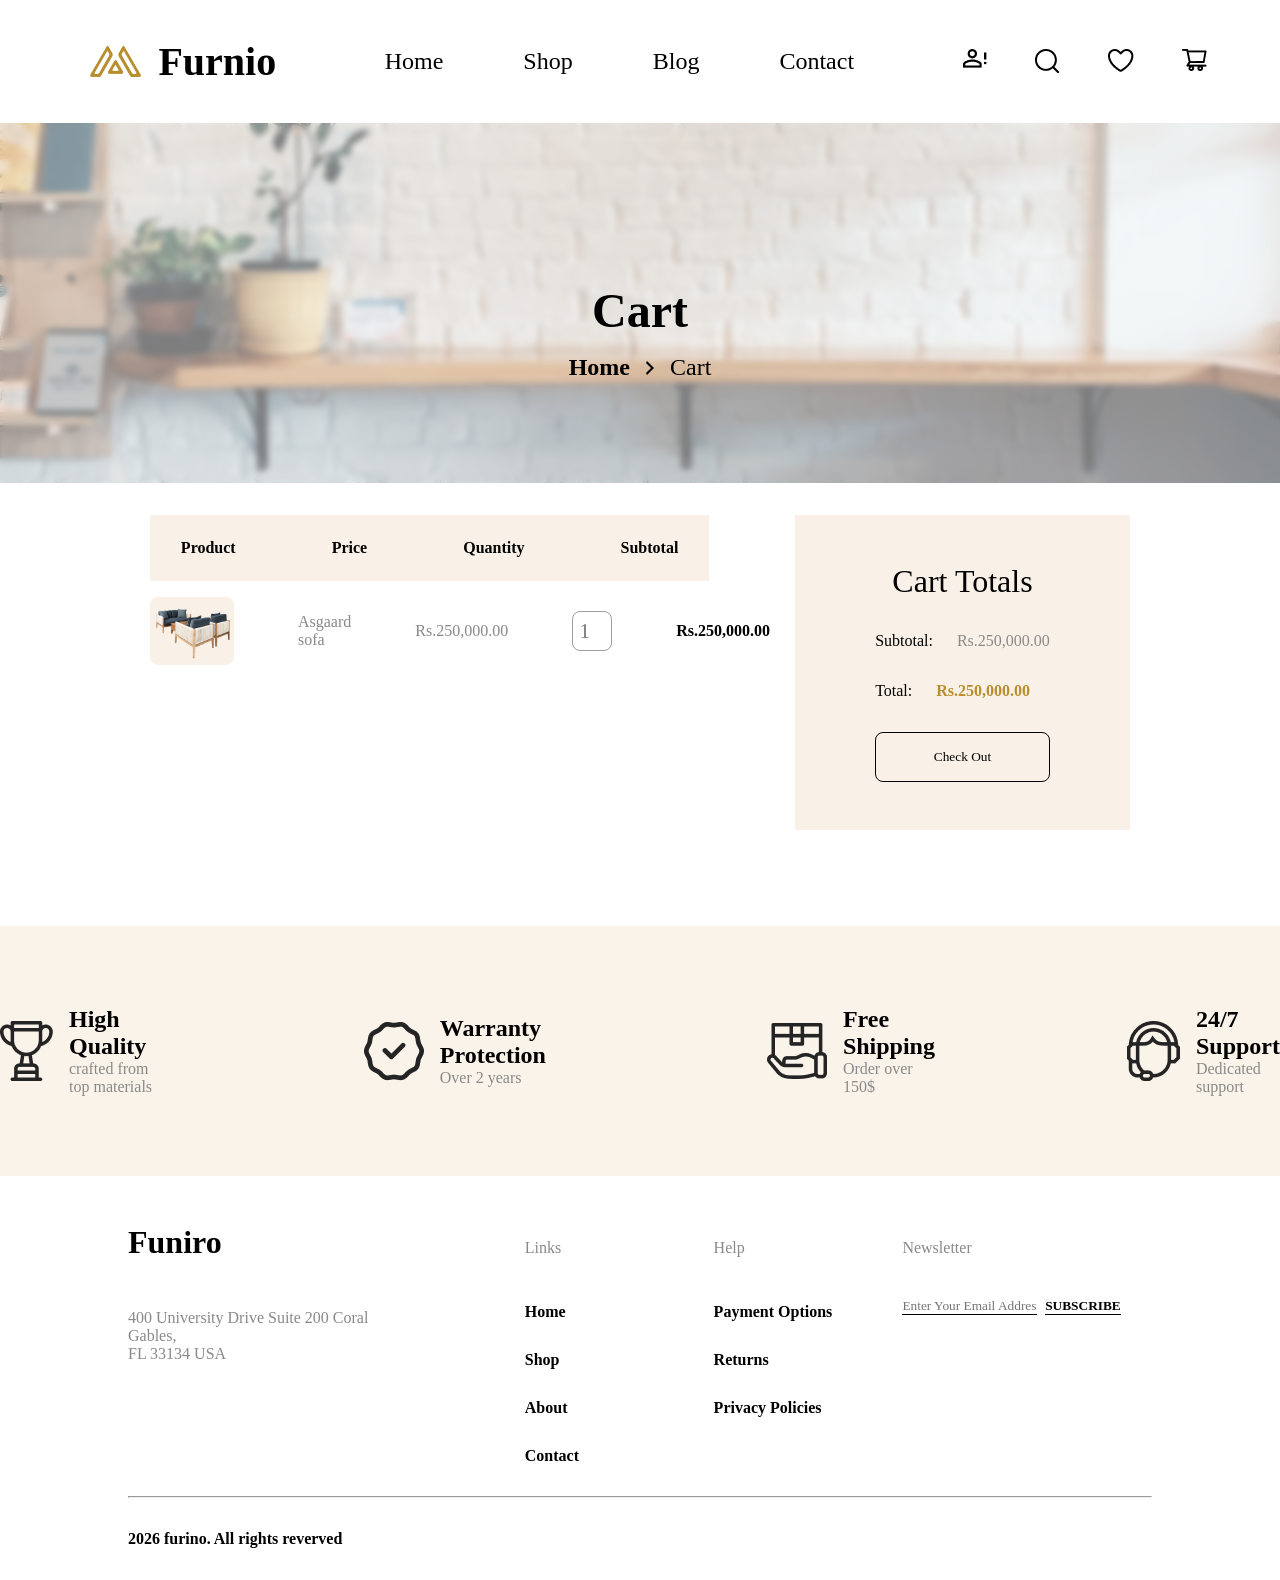
<file: assets/pages/cart.html>
<!DOCTYPE html>
<html lang="en">
<head>
    <meta charset="UTF-8">
    <meta name="viewport" content="width=device-width, initial-scale=1.0">
    <title>Furniture | cart</title>
    <link rel="icon" href="../faveicon.ico">
    <link rel="stylesheet" href="../css/shop.css">
    <link rel="stylesheet" href="../css/cart.css">
    <link rel="stylesheet" href="../css/style.css">
</head>
<body>
    <header class="header">
        <!-- navbar section  -->
        <nav class="navbar">
            <div class="logo">
                <img src="../img/logo.png" alt="">
                <h1>Furnio</h1>
                <a href="#mobileSection"><img class="ml_3 w_15 mobileMenu" src="../img/menu.svg" alt=""></a>
            </div>
            <ul class="menu">
                <li><a href="../../index.html">Home</a></li>
                <li><a href="../pages/shop.html">Shop</a></li>
                <li><a href="../pages/blog.html">Blog</a></li>
                <li><a href="../pages/contact.html">Contact</a></li>
            </ul>
            <div class="iconBox">
                <img src="../img/contact.png" alt="">
                <img src="../img/search.png" alt="">
                <img src="../img/heart.png" alt="">
                <img src="../img/cart.png" alt="">
            </div>
        </nav>
        <!-- site path section  -->
        <div class="sitePath">
            <div class="bg_glass d_flex align_items_center flex_direction_column">
                <h3 class="text_5">Cart</h3>
                <div class="path d_flex justify_content_center align_items_center gap_2 mt_2">
                    <strong class="text_3">
                        <a href="../../index.html" class="text_decoration_none text_black">Home</a>
                    </strong>
                    <img src="../img/arrow3.png" alt="">
                    <p class="text_3">Cart</p>
                </div>
            </div>
        </div>
    </header>

    <main>
        <!-- mobile section -->
        <section class="mobileSection" id="mobileSection">
            <div>
                <a href="#" class="text_decoration_none text_4 text_black">✖</a>
            </div>
            
            <ul class="list_style_none line_height_2">
                <li><a href="../../index.html" class="text_decoration_none text_black">Home</a></li>
                <li><a href="../pages/shop.html" class="text_decoration_none text_black">Shop</a></li>
                <li><a href="../pages/blog.html" class="text_decoration_none text_black">Blog</a></li>
                <li><a href="../pages/contact.html" class="text_decoration_none text_black">Contact</a></li>
            </ul>
            <!-- operation section  -->
            <ul class="list_style_none line_height_2">
                <li>Contact</li>
                <li>Search</li>
                <li>Wishtlist</li>
                <li>Mycart</li>
            </ul>
        </section>
        <!-- cart total section  -->
        <section class="cartTotalSection d_flex justify_content_center  gap_3 p_4 w_80">
            <div class="infoProduct">
                <ul class="d_flex justify_content_center gap_6 p_3 list_style_none bg_bisque w_90">
                    <li class="text_bold">Product</li>
                    <li class="text_bold">Price</li>
                    <li class="text_bold">Quantity</li>
                    <li class="text_bold">Subtotal</li>
                </ul>
                <div class="infoProductItem d_flex align_items_center mt_2 gap_4_1 w_90">
                    <img src="../img/10.png" alt="" class="w_15 picture bg_bisque rounded_1">
                    <div class="text_gray_2">Asgaard sofa</div>
                    <div class="text_gray_2">Rs.250,000.00</div>
                    <input type="number" placeholder="1" class="border_black rounded_1">
                    <div class="text_bold">Rs.250,000.00</div>
                    <img src="../img/trash.png" alt="" class="pointer">
                </div>
            </div>
            <div class="cartTotal d_flex flex_direction_column  bg_bisque gap_4 ">
                <div class="text_4 text_center">Cart Totals</div>
                <div class="d_flex gap_3">
                    <p>Subtotal:</p>
                    <div class="text_gray_2">Rs.250,000.00</div>
                </div>
                <div class="d_flex gap_3">
                    <p>Total:</p>
                    <div class="text_bold text_gold">Rs.250,000.00</div>
                </div>
                <button class="bg_transparent border_black rounded_1 p_2"><a class="text_decoration_none text_black" href="../pages/checkout.html">Check Out</a></button>
            </div>
        </section>
        <!-- feature section -->
        <div class="featuresSection mt_6 d_flex align_items_center justify_content_center">
            <div class="quality d_flex align_items_center justify_content_center gap_2">
                <img src="../img/cup.png" alt="">
                <div>
                    <p class="text_3 text_bold">High Quality</p>
                    <span>crafted from top materials</span>
                </div>
            </div>
            <div class="warranty d_flex align_items_center justify_content_center gap_2">
                <img src="../img/tick.png" alt="">
                <div>
                    <p class="text_3 text_bold">Warranty Protection</p>
                    <span>Over 2 years</span>
                </div>
            </div>
            <div class="shipping d_flex align_items_center justify_content_center gap_2">
                <img src="../img/shipping.png" alt="">
                <div>
                    <p class="text_3 text_bold">Free Shipping</p>
                    <span>Order over 150$</span>
                </div>
            </div>
            <div class="support d_flex align_items_center justify_content_center gap_2">
                <img src="../img/support.png" alt="">
                <div>
                    <p class="text_3 text_bold">24/7 Support</p>
                    <span>Dedicated support</span>
                </div>
            </div>
        </div>
    </main>

    <footer class="d_flex align_items_center flex_direction_column mt_5">
        <div class="footerSection d_flex justify_content_center gap_4_1 w_80">
            <div class="w_40">
                <h3 class="text_4">Funiro</h3>
                <p class="mt_5 text_gray_2">
                    400 University Drive Suite 200 Coral <br>
                    Gables,<br>
                    FL 33134 USA
                </p>
            </div>
            <ul class="w_15 list_style_none line_height_2">
                <li class="text_gray_2">Links</li>
                <li class="mt_2 text_bold">Home</li>
                <li class="text_bold">Shop</li>
                <li class="text_bold">About</li>
                <li class="text_bold">Contact</li>
            </ul>
            <ul class="w_15 list_style_none line_height_2">
                <li class="text_gray_2">Help</li>
                <li class="mt_2 text_bold">Payment Options</li>
                <li class="text_bold">Returns</li>
                <li class="text_bold">Privacy Policies</li>

            </ul>
            <div class="w_30">
                <p class="text_gray_2 line_height_2">Newsletter</p>
                <div class="emailBox w_90 gap_1">
                    <input type="email" class="border_b outline_none w_60" placeholder="Enter Your Email Address">
                    <button class="border_b bg_transparent text_bold">SUBSCRIBE</button>
                </div>
            </div>
        </div>
        <hr class="w_80 mt_2">
        <div class="bottomFooter d_flex  w_80 mt_4 mb_2">
            <p class="text_bold">2026 furino. All rights reverved</p>
        </div>
    </footer>
</body>
</html>
</file>
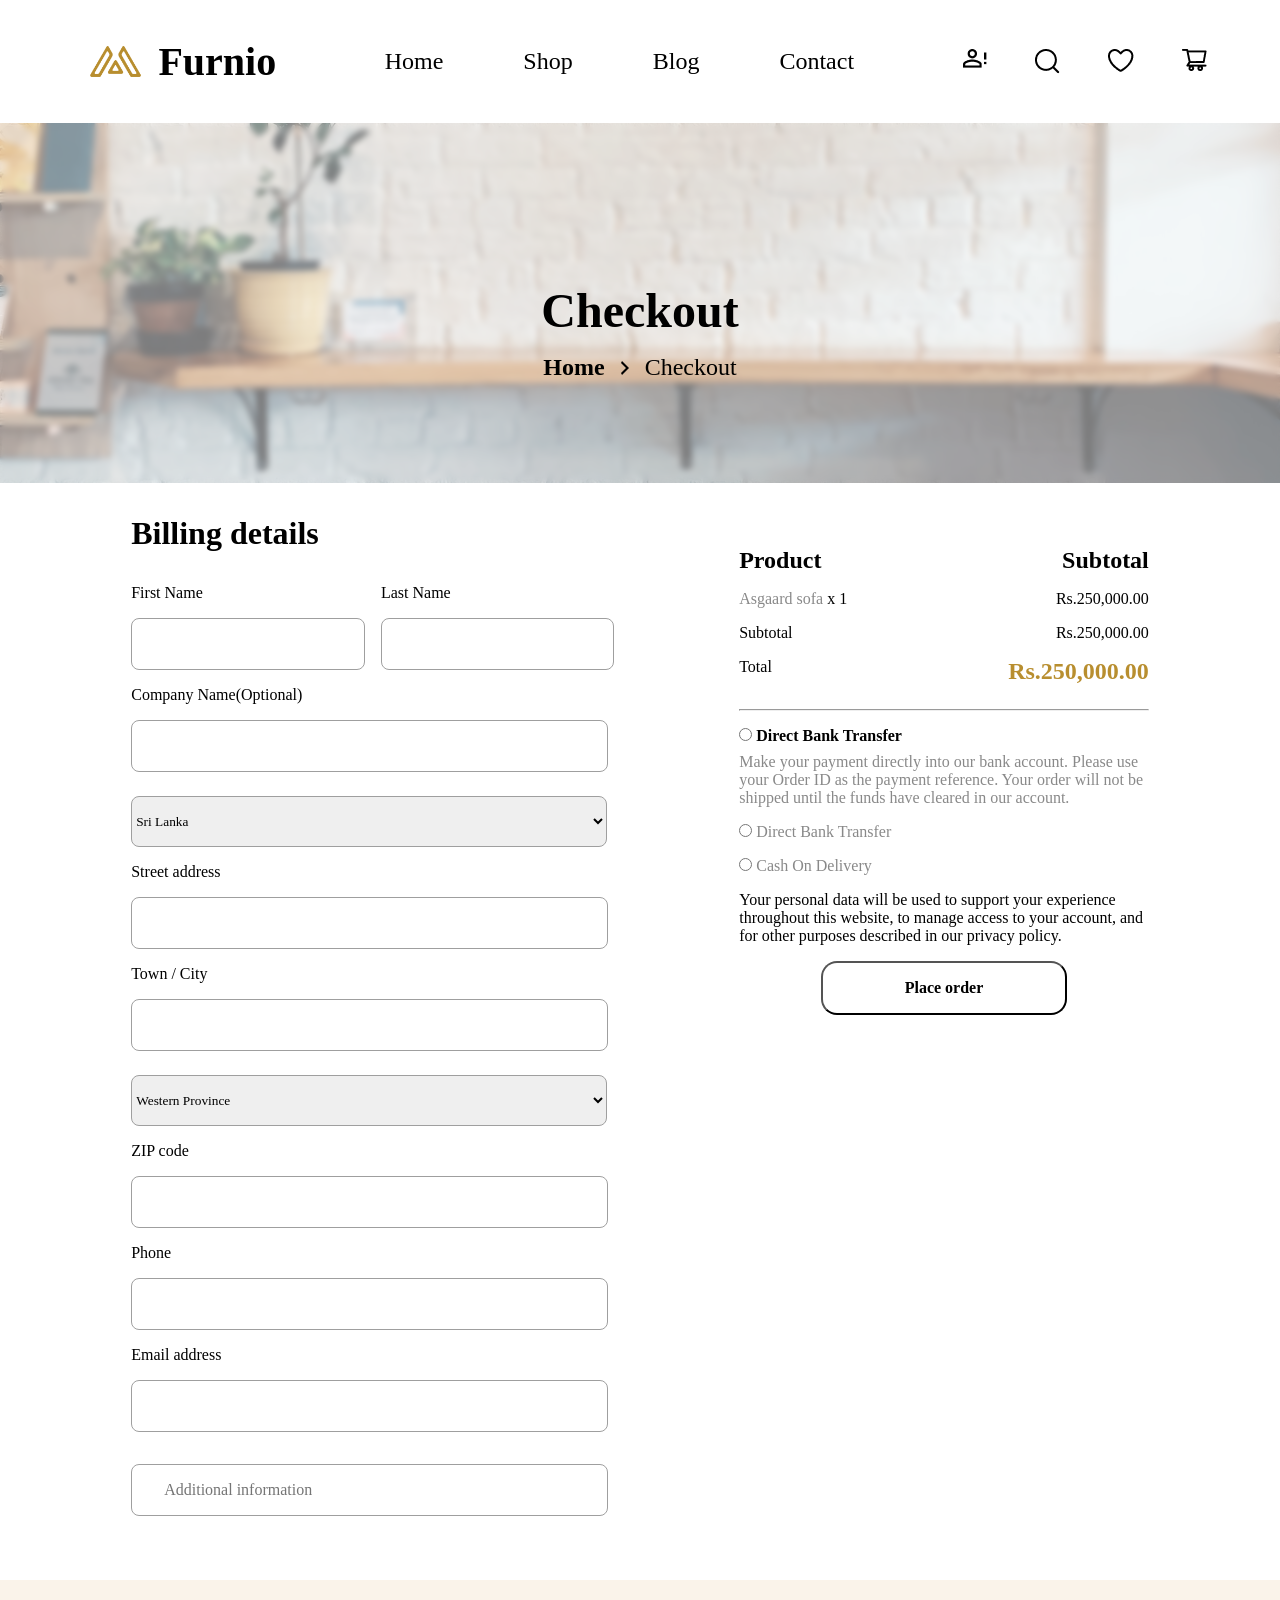
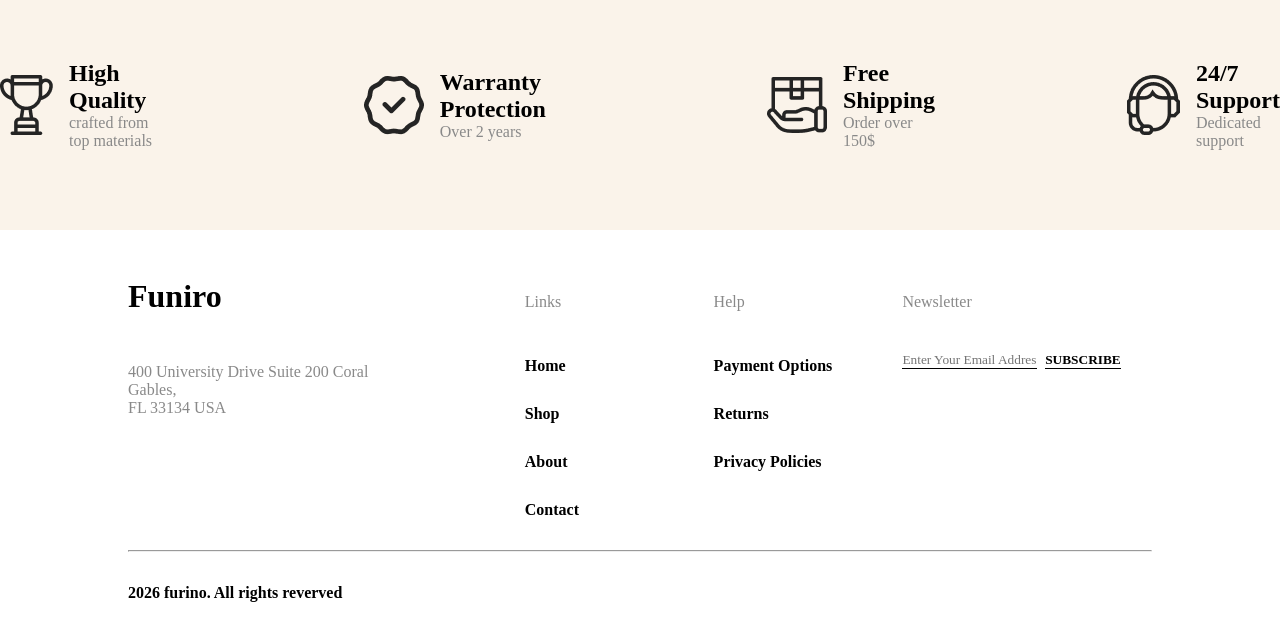
<file: assets/pages/checkout.html>
<!DOCTYPE html>
<html lang="en">
<head>
    <meta charset="UTF-8">
    <meta name="viewport" content="width=device-width, initial-scale=1.0">
    <title>Furniture | checkout</title>
    <link rel="icon" href="../faveicon.ico">
    <link rel="stylesheet" href="../css/shop.css">
    <link rel="stylesheet" href="../css/checkout.css">
    <link rel="stylesheet" href="../css/style.css">
</head>
<body>
    <header class="header">
        <!-- navbar section  -->
        <nav class="navbar">
            <div class="logo">
                <img src="../img/logo.png" alt="">
                <h1>Furnio</h1>
                <a href="#mobileSection"><img class="ml_3 w_15 mobileMenu" src="../img/menu.svg" alt=""></a>
            </div>
            <ul class="menu">
                <li><a href="../../index.html">Home</a></li>
                <li><a href="../pages/shop.html">Shop</a></li>
                <li><a href="../pages/blog.html">Blog</a></li>
                <li><a href="../pages/contact.html">Contact</a></li>
            </ul>
            <div class="iconBox">
                <img src="../img/contact.png" alt="">
                <img src="../img/search.png" alt="">
                <img src="../img/heart.png" alt="">
                <img src="../img/cart.png" alt="">
            </div>
        </nav>
        <!-- site path section  -->
        <div class="sitePath">
            <div class="bg_glass d_flex align_items_center flex_direction_column">
                <h3 class="text_5">Checkout</h3>
                <div class="path d_flex justify_content_center align_items_center gap_2 mt_2">
                    <strong class="text_3">
                        <a href="../../index.html" class="text_decoration_none text_black">Home</a>
                    </strong>
                    <img src="../img/arrow3.png" alt="">
                    <p class="text_3">Checkout</p>
                </div>
            </div>
        </div>
    </header>

    <main>
        <!-- mobile section -->
        <section class="mobileSection" id="mobileSection">
            <div>
                <a href="#" class="text_decoration_none text_4 text_black">✖</a>
            </div>
            
            <ul class="list_style_none line_height_2">
                <li><a href="../../index.html" class="text_decoration_none text_black">Home</a></li>
                <li><a href="../pages/shop.html" class="text_decoration_none text_black">Shop</a></li>
                <li><a href="../pages/blog.html" class="text_decoration_none text_black">Blog</a></li>
                <li><a href="../pages/contact.html" class="text_decoration_none text_black">Contact</a></li>
            </ul>
            <!-- operation section  -->
            <ul class="list_style_none line_height_2">
                <li>Contact</li>
                <li>Search</li>
                <li>Wishtlist</li>
                <li>Mycart</li>
            </ul>
        </section>
        <!-- checkout section  -->
        <section class="checkoutSection d_flex justify_content_center w_80  m_auto gap_6">
            <div class="checkoutForm w_50 d_flex flex_direction_column mt_4">
                <div class="text_4 text_bold">Billing details</div>
                <form action="" class="formSection mt_2">
                    <div class="halfInput">
                        <label>First Name</label><br>
                        <input type="text">
                    </div>
                    <div class="halfInput">
                        <label>Last Name</label><br>
                        <input type="text">
                    </div>
                    <div class="lineInput">
                        <label>Company Name(Optional)</label><br>
                        <input type="text">
                    </div>
                    <select>
                        <option value="" selected>Sri Lanka</option>
                        <option value="">Brazil</option>
                        <option value="">France</option>
                        <option value="">Spain</option>
                        <option value="">Iran</option>
                    </select>
                    <div class="lineInput">
                        <label>Street address</label>
                        <input type="text">
                    </div>
                    <div class="lineInput">
                        <label>Town / City</label>
                        <input type="text">
                    </div>
                    <select>
                        <option value="" selected>Western Province</option>
                        <option value="">Eastern Province</option>
                    </select>
                    <div class="lineInput">
                        <label>ZIP code</label>
                        <input type="text">
                    </div>
                    <div class="lineInput">
                        <label>Phone</label>
                        <input type="tel">
                    </div>
                    <div class="lineInput">
                        <label>Email address</label>
                        <input type="email">
                    </div>
                    <div class="lineInput">
                        <input type="email" placeholder="Additional information">
                    </div>
                </form>
            </div>
            <div class="placeOrderSection mt_5 w_40 mt_4">
                <div class="">
                    <div class="d_flex justify_content_space text_bold text_3 mt_2">
                        <div>Product</div>
                        <div>Subtotal</div>
                    </div>
                    <div class="d_flex justify_content_space mt_2">
                        <div class="text_gray_2">Asgaard sofa <span class="text_black">x 1</span></div>
                        <div>Rs.250,000.00</div>
                    </div>
                    <div class="d_flex justify_content_space mt_2">
                        <div>Subtotal</div>
                    <div>Rs.250,000.00</div>
                </div>
                <div class="d_flex justify_content_space mt_2">
                    <div>Total</div>
                    <div class="text_3 text_gold text_bold">Rs.250,000.00</div>
                </div>
                </div>
                <hr class="mt_3">
                <div class="paymentMethod mt_2">
                    <div>
                        <input type="radio">
                        <label class="text_bold">Direct Bank Transfer</label>
                    </div>
                    <p class="text_gray_2 mt_1">
                        Make your payment directly into our bank account. Please use <br>
                        your Order ID as the payment reference. Your order will not be <br>
                        shipped until the funds have cleared in our account.
                    </p>
                    <div class="mt_2">
                        <input type="radio">
                        <label class="text_gray_2">Direct Bank Transfer</label>
                    </div>
                    <div class="mt_2">
                        <input type="radio">
                        <label class="text_gray_2">Cash On Delivery</label>
                    </div>

                </div>
                <p class="mt_2">
                    Your personal data will be used to support your experience <br>
                    throughout this website, to manage access to your account, and <br>
                    for other purposes described in our privacy policy.
                </p>
                <div class=" d_flex align_items_center justify_content_center mt_2">
                    <button class="bg_transparent p_2 rounded_2 w_60 text_bold text_2">Place order</button>
                </div>
            </div>
        </section>
        <!-- feature section  -->
        <div class="featuresSection mt_6 d_flex align_items_center justify_content_center">
            <div class="quality d_flex align_items_center justify_content_center gap_2">
                <img src="../img/cup.png" alt="">
                <div>
                    <p class="text_3 text_bold">High Quality</p>
                    <span>crafted from top materials</span>
                </div>
            </div>
            <div class="warranty d_flex align_items_center justify_content_center gap_2">
                <img src="../img/tick.png" alt="">
                <div>
                    <p class="text_3 text_bold">Warranty Protection</p>
                    <span>Over 2 years</span>
                </div>
            </div>
            <div class="shipping d_flex align_items_center justify_content_center gap_2">
                <img src="../img/shipping.png" alt="">
                <div>
                    <p class="text_3 text_bold">Free Shipping</p>
                    <span>Order over 150$</span>
                </div>
            </div>
            <div class="support d_flex align_items_center justify_content_center gap_2">
                <img src="../img/support.png" alt="">
                <div>
                    <p class="text_3 text_bold">24/7 Support</p>
                    <span>Dedicated support</span>
                </div>
            </div>
        </div>
    </main> 

    <footer class="d_flex align_items_center flex_direction_column mt_5">
        <div class="footerSection d_flex justify_content_center gap_4_1 w_80">
            <div class="w_40">
                <h3 class="text_4">Funiro</h3>
                <p class="mt_5 text_gray_2">
                    400 University Drive Suite 200 Coral <br>
                    Gables,<br>
                    FL 33134 USA
                </p>
            </div>
            <ul class="w_15 list_style_none line_height_2">
                <li class="text_gray_2">Links</li>
                <li class="mt_2 text_bold">Home</li>
                <li class="text_bold">Shop</li>
                <li class="text_bold">About</li>
                <li class="text_bold">Contact</li>
            </ul>
            <ul class="w_15 list_style_none line_height_2">
                <li class="text_gray_2">Help</li>
                <li class="mt_2 text_bold">Payment Options</li>
                <li class="text_bold">Returns</li>
                <li class="text_bold">Privacy Policies</li>

            </ul>
            <div class="w_30">
                <p class="text_gray_2 line_height_2">Newsletter</p>
                <div class="emailBox w_90 gap_1">
                    <input type="email" class="border_b outline_none w_60" placeholder="Enter Your Email Address">
                    <button class="border_b bg_transparent text_bold">SUBSCRIBE</button>
                </div>
            </div>
        </div>
        <hr class="w_80 mt_2">
        <div class="bottomFooter d_flex  w_80 mt_4 mb_2">
            <p class="text_bold">2026 furino. All rights reverved</p>
        </div>
    </footer>
</body> 
</html>
</file>
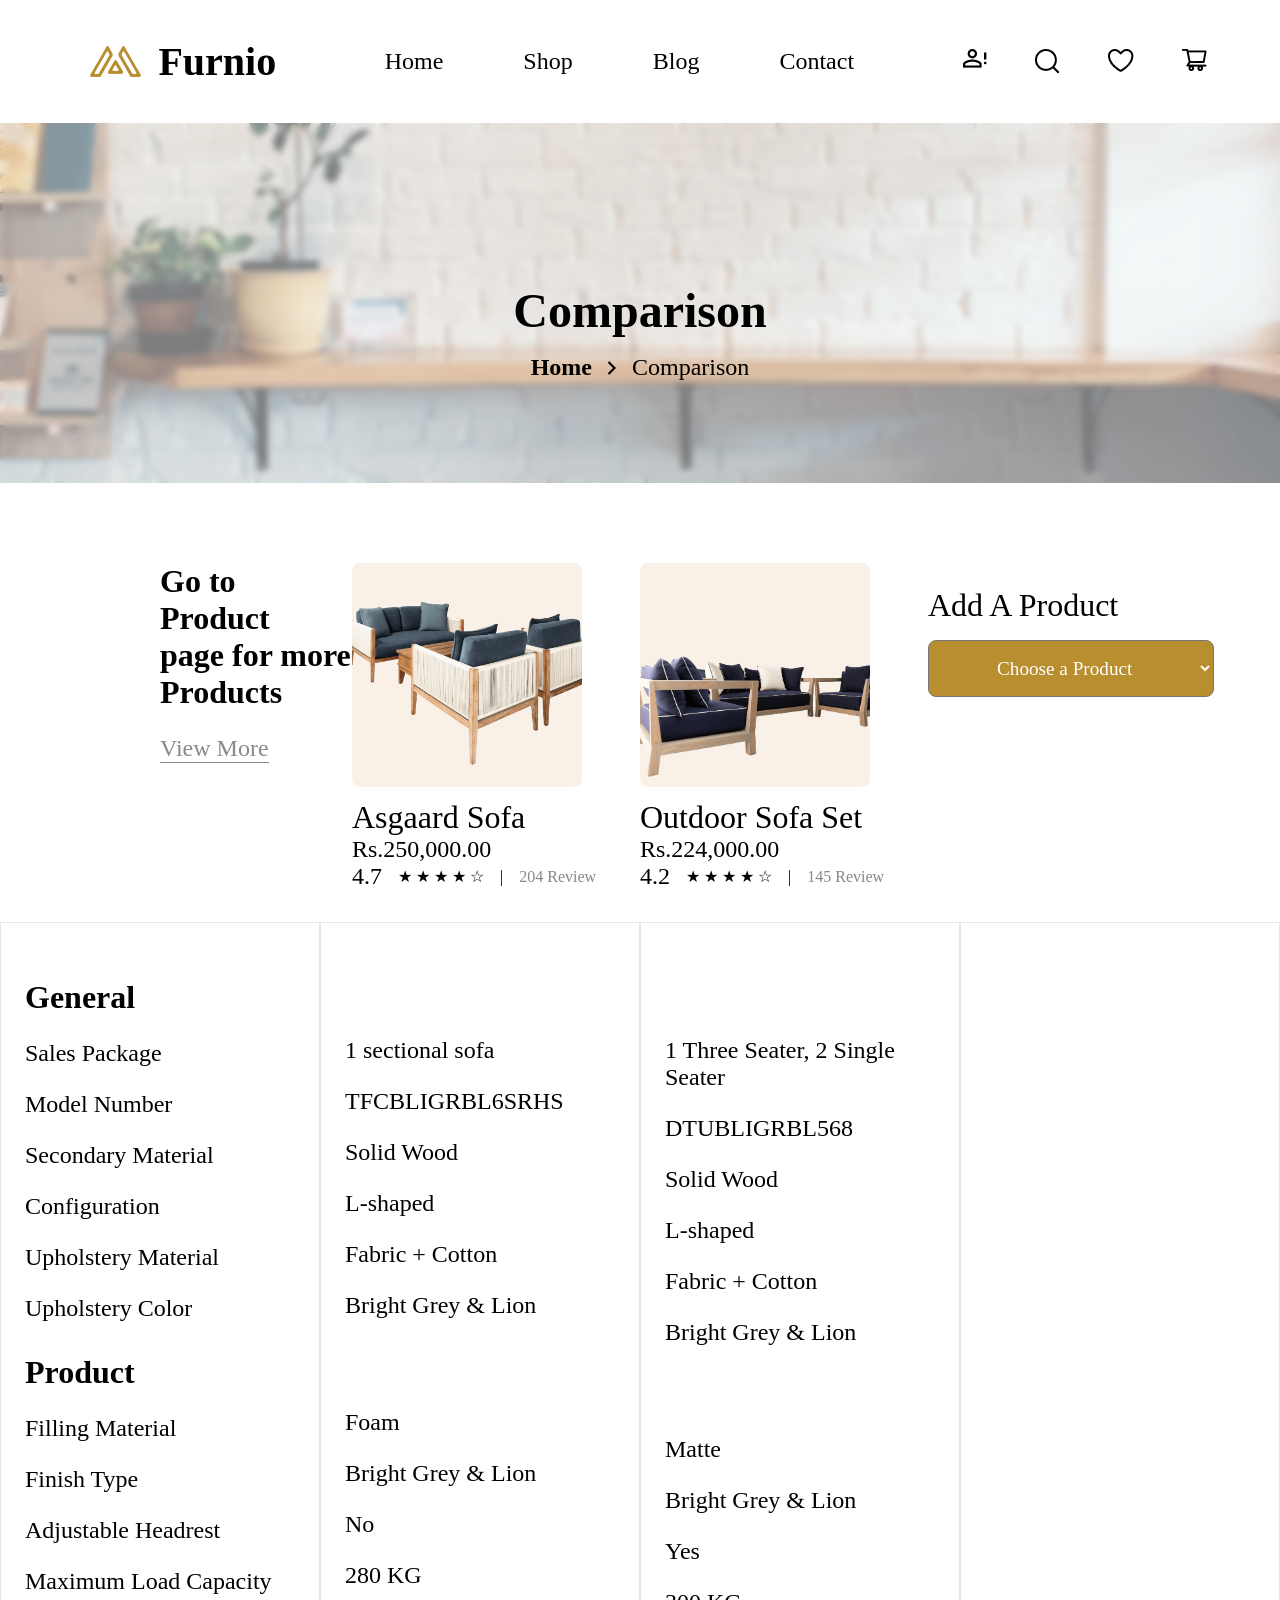
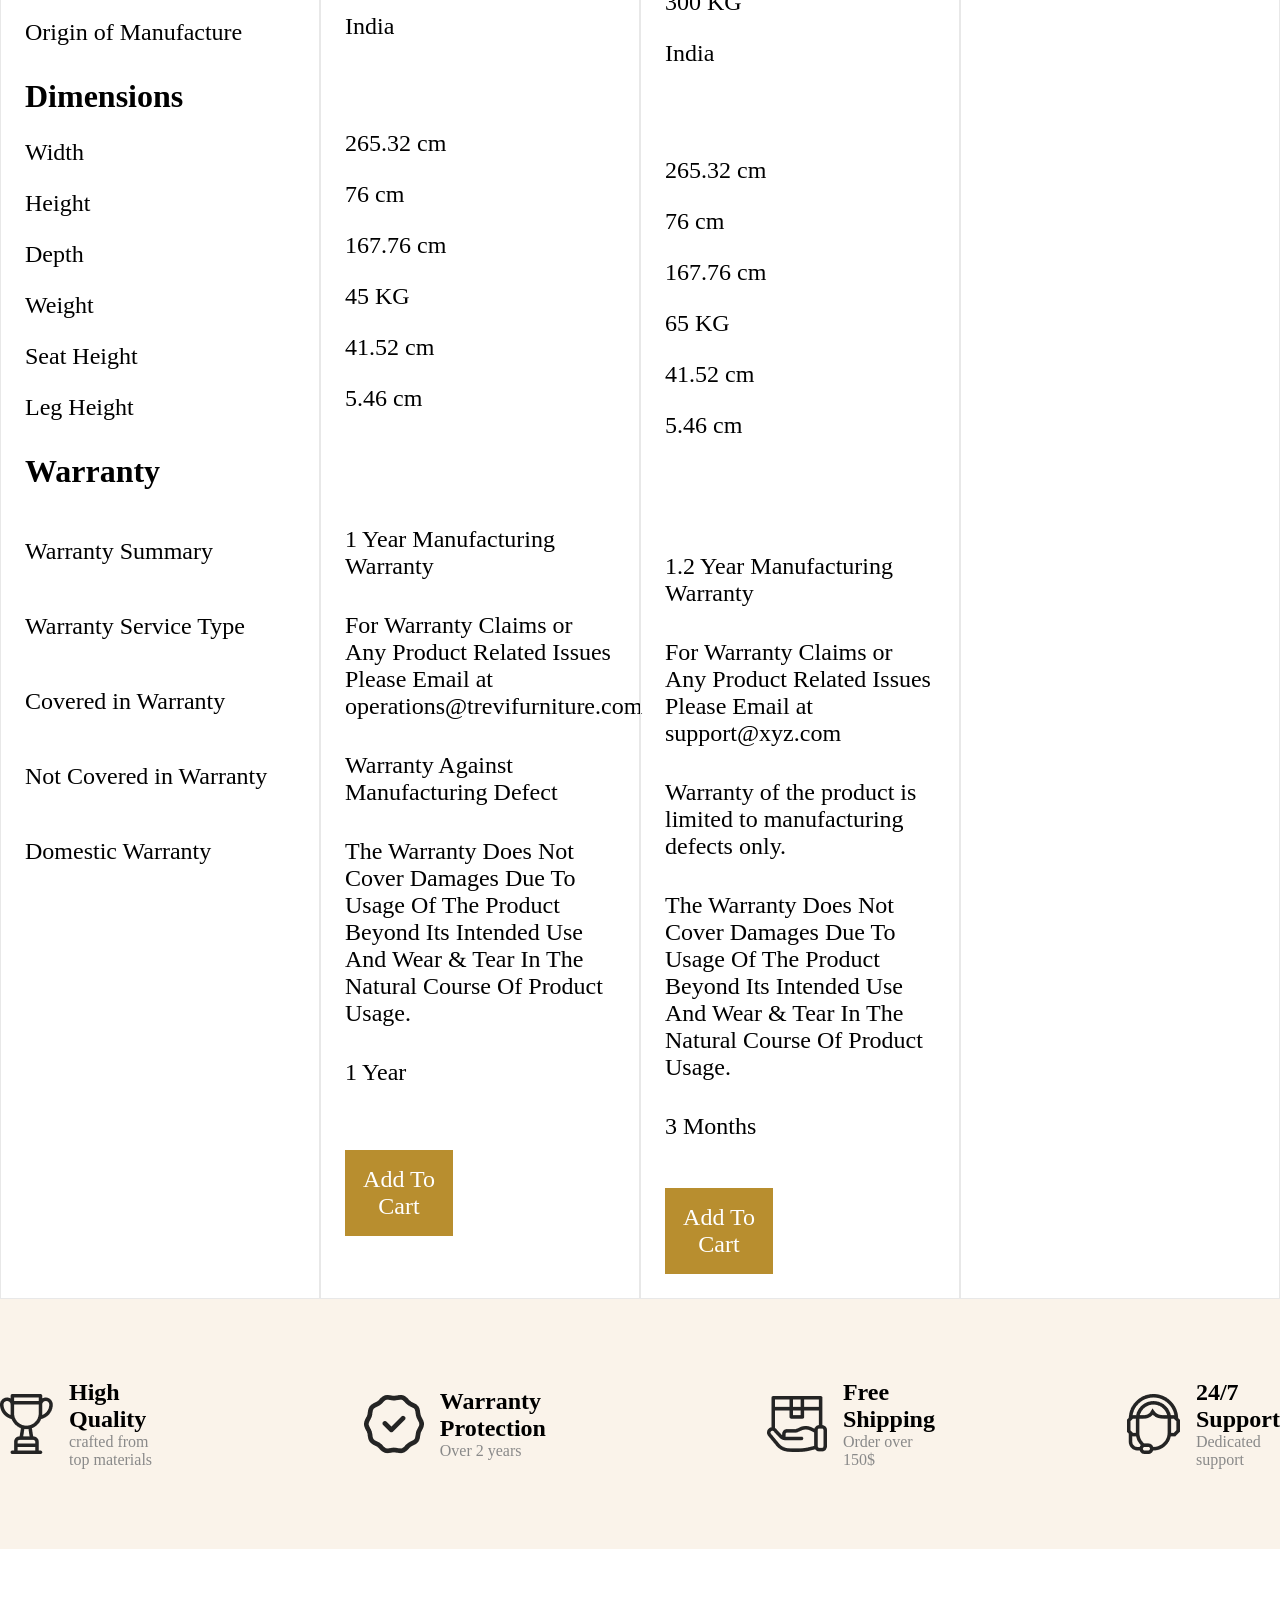
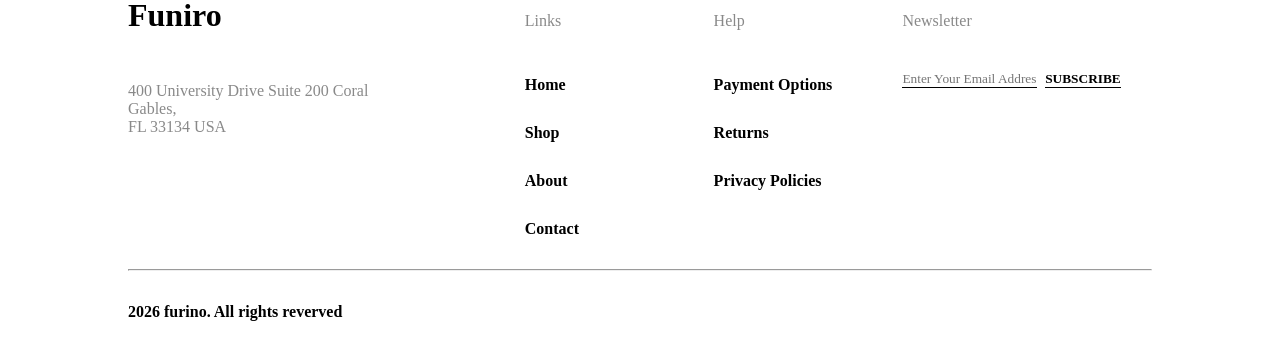
<file: assets/pages/comparison.html>
<!DOCTYPE html>
<html lang="en">
<head>
    <meta charset="UTF-8">
    <meta name="viewport" content="width=device-width, initial-scale=1.0">
    <title>Furniture | comparison</title>
    <link rel="icon" href="../faveicon.ico">
    <link rel="stylesheet" href="../css/shop.css">
    <link rel="stylesheet" href="../css/comparison.css">
    <link rel="stylesheet" href="../css/style.css">
</head>
<body>
    <header class="header">
        <!-- navbar section  -->
        <nav class="navbar">
            <div class="logo">
                <img src="../img/logo.png" alt="">
                <h1>Furnio</h1>
                <a href="#mobileSection"><img class="ml_3 w_15 mobileMenu" src="../img/menu.svg" alt=""></a>
            </div>
            <ul class="menu">
                <li><a href="../../index.html">Home</a></li>
                <li><a href="../pages/shop.html">Shop</a></li>
                <li><a href="../pages/blog.html">Blog</a></li>
                <li><a href="../pages/contact.html">Contact</a></li>
            </ul>
            <div class="iconBox">
                <img src="../img/contact.png" alt="">
                <img src="../img/search.png" alt="">
                <img src="../img/heart.png" alt="">
                <img src="../img/cart.png" alt="">
            </div>
        </nav>
        <!-- site path section  -->
        <div class="sitePath">
            <div class="bg_glass d_flex align_items_center flex_direction_column">
                <h3 class="text_5">Comparison</h3>
                <div class="path d_flex justify_content_center align_items_center gap_2 mt_2">
                    <strong class="text_3">
                        <a href="../../index.html" class="text_decoration_none text_black">Home</a>
                    </strong>
                    <img src="../img/arrow3.png" alt="">
                    <p class="text_3">Comparison</p>
                </div>
            </div>
        </div>
    </header>

    <main>
        <!-- mobile section -->
        <section class="mobileSection" id="mobileSection">
            <div>
                <a href="#" class="text_decoration_none text_4 text_black">✖</a>
            </div>
            
            <ul class="list_style_none line_height_2">
                <li><a href="../../index.html" class="text_decoration_none text_black">Home</a></li>
                <li><a href="../pages/shop.html" class="text_decoration_none text_black">Shop</a></li>
                <li><a href="../pages/blog.html" class="text_decoration_none text_black">Blog</a></li>
                <li><a href="../pages/contact.html" class="text_decoration_none text_black">Contact</a></li>
            </ul>
            <!-- operation section  -->
            <ul class="list_style_none line_height_2">
                <li>Contact</li>
                <li>Search</li>
                <li>Wishtlist</li>
                <li>Mycart</li>
            </ul>
        </section>
        <!-- comparrison section  -->
        <section class="comparisonSection d_flex justify_content_space  mt_5 ">
            <div class="w_20">
                <p class="text_4 text_bold">
                    Go to Product <br>
                    page for more <br> 
                    Products
                </p>
                <button class="bg_transparent border_b text_3 text_gray_2 mt_3">View More</button>
            </div>
            <div class="comparisonP1 w_30">
                <img src="../img/10.png" alt="" class="bg_bisque picture5 rounded_1">
                <div class="text_4 mt_1">Asgaard Sofa</div>
                <p class="text_3">Rs.250,000.00</p>
                <div class="starBox d_flex align_items_center gap_2">
                    <span class="text_black text_3">4.7</span>
                    <div class="star">★ ★ ★ ★ ☆</div>
                    <p>|</p>
                    <div class="score text_gray_2 text_2">204 Review</div>
                </div>
            </div>
            <div class="comparisonP2 w_30">
                <img src="../img/11.png" alt="" class="bg_bisque picture5 rounded_1">
                <div class="text_4 mt_1">Outdoor Sofa Set</div>
                <p class="text_3">Rs.224,000.00</p>
                <div class="starBox d_flex align_items_center gap_2">
                    <span class="text_black text_3">4.2</span>
                    <div class="star">★ ★ ★ ★ ☆</div>
                    <p>|</p>
                    <div class="score text_gray_2 text_2">145 Review</div>
                </div>
            </div>
            <div class="addProduct w_20 mt_3">
                <div class="text_4">Add A Product</div>
                <select class="bg_gold text_white rounded_1 mt_2">
                    <option selected value="">Choose a Product</option>
                    <option value="">Product1</option>
                    <option value="">Product2</option>
                </select>
            </div>
        </section>
        <!-- general section  -->
        <section class="generalSection d_flex">
            <div class="w_25 border_gray p_3">
                <div class=" d_flex flex_direction_column gap_3 mt_4">
                    <strong>General</strong>
                    <p>Sales Package</p>
                    <p>Model Number</p>
                    <p>Secondary Material</p>
                    <p>Configuration</p>
                    <p>Upholstery Material</p>
                    <p>Upholstery Color</p>
                </div>
                <div class=" d_flex flex_direction_column gap_3 mt_4">
                    <strong>Product</strong>
                    <p>Filling Material</p>
                    <p>Finish Type</p>
                    <p>Adjustable Headrest</p>
                    <p>Maximum Load Capacity</p>
                    <p>Origin of Manufacture</p>
                </div>
                <div class=" d_flex flex_direction_column gap_3 mt_4">
                    <strong>Dimensions</strong>
                    <p>Width</p>
                    <p>Height</p>
                    <p>Depth</p>
                    <p>Weight</p>
                    <p>Seat Height</p>
                    <p>Leg Height</p>
                </div>
                <div class=" d_flex flex_direction_column gap_5 mt_4">
                    <strong>Warranty</strong>
                    <p>Warranty Summary</p>
                    <p>Warranty Service Type</p>
                    <p>Covered in Warranty</p>
                    <p>Not Covered in Warranty</p>
                    <p>Domestic Warranty</p>
                </div>
            </div>
            <div class="w_25 border_gray p_3">
                <div class=" d_flex flex_direction_column gap_3 mt_5">
                    <pre>         </pre>
                    <p>1 sectional sofa</p>
                    <p>TFCBLIGRBL6SRHS</p>
                    <p>Solid Wood</p>
                    <p>L-shaped</p>
                    <p>Fabric + Cotton</p>
                    <p>Bright Grey & Lion</p>
                </div>
                <div class=" d_flex flex_direction_column gap_3 mt_5">
                    <pre>         </pre>
                    <p>Foam</p>
                    <p>Bright Grey & Lion</p>
                    <p>No</p>
                    <p>280 KG</p>
                    <p>India</p>
                </div>
                <div class=" d_flex flex_direction_column gap_3 mt_5">
                    <pre>         </pre>
                    <p>265.32 cm</p>
                    <p>76 cm</p>
                    <p>167.76 cm</p>
                    <p>45 KG</p>
                    <p>41.52 cm</p>
                    <p>5.46 cm</p>
                </div>
                <div class=" d_flex flex_direction_column gap_4 mt_6">
                    <pre>         </pre>
                    <p>1 Year Manufacturing Warranty</p>
                    <p>For Warranty Claims or Any Product Related Issues Please Email at operations@trevifurniture.com</p>
                    <p>Warranty Against Manufacturing Defect</p>
                    <p>The Warranty Does Not Cover Damages Due To Usage Of The Product Beyond Its Intended Use And Wear & Tear In The Natural Course Of Product Usage.</p>
                    <p>1 Year</p>
                </div>
                <button class="bg_gold text_white p_2 border_none text_3 mt_6 w_40">Add To Cart</button>
            </div>
            <div class="w_25 border_gray p_3">
                <div class=" d_flex flex_direction_column gap_3 mt_5">
                    <pre>         </pre>
                    <p>1 Three Seater, 2 Single Seater</p>
                    <p>DTUBLIGRBL568</p>
                    <p>Solid Wood</p>
                    <p>L-shaped</p>
                    <p>Fabric + Cotton</p>
                    <p>Bright Grey & Lion</p>
                </div>
                <div class=" d_flex flex_direction_column gap_3 mt_5">
                    <pre>         </pre>
                    <p>Matte</p>
                    <p>Bright Grey & Lion</p>
                    <p>Yes</p>
                    <p>300 KG</p>
                    <p>India</p>
                </div>
                <div class=" d_flex flex_direction_column gap_3 mt_5">
                    <pre>         </pre>
                    <p>265.32 cm</p>
                    <p>76 cm</p>
                    <p>167.76 cm</p>
                    <p>65 KG</p>
                    <p>41.52 cm</p>
                    <p>5.46 cm</p>
                </div> 
                <div class=" d_flex flex_direction_column gap_4 mt_6">
                    <pre>         </pre>
                    <p>1.2 Year Manufacturing Warranty</p>
                    <p>For Warranty Claims or Any Product Related Issues Please Email at support@xyz.com</p>
                    <p>Warranty of the product is limited to manufacturing defects only.</p>
                    <p>The Warranty Does Not Cover Damages Due To Usage Of The Product Beyond Its Intended Use And Wear & Tear In The Natural Course Of Product Usage.</p>
                    <p>3 Months</p>
                    <button class="bg_gold text_white p_2 border_none text_3 mt_2 w_40">Add To Cart</button>

                </div>
            </div>
            <div class="w_25 border_gray">
            </div>
        </section>
        <!-- features section  -->
        <div class="featuresSection  d_flex align_items_center justify_content_center">
            <div class="quality d_flex align_items_center justify_content_center gap_2">
                <img src="../img/cup.png" alt="">
                <div>
                    <p class="text_3 text_bold">High Quality</p>
                    <span>crafted from top materials</span>
                </div>
            </div>
            <div class="warranty d_flex align_items_center justify_content_center gap_2">
                <img src="../img/tick.png" alt="">
                <div>
                    <p class="text_3 text_bold">Warranty Protection</p>
                    <span>Over 2 years</span>
                </div>
            </div>
            <div class="shipping d_flex align_items_center justify_content_center gap_2">
                <img src="../img/shipping.png" alt="">
                <div>
                    <p class="text_3 text_bold">Free Shipping</p>
                    <span>Order over 150$</span>
                </div>
            </div>
            <div class="support d_flex align_items_center justify_content_center gap_2">
                <img src="../img/support.png" alt="">
                <div>
                    <p class="text_3 text_bold">24/7 Support</p>
                    <span>Dedicated support</span>
                </div>
            </div>
        </div>
    </main>

    <footer class="d_flex align_items_center flex_direction_column mt_5">
        <div class="footerSection d_flex justify_content_center gap_4_1 w_80">
            <div class="w_40">
                <h3 class="text_4">Funiro</h3>
                <p class="mt_5 text_gray_2">
                    400 University Drive Suite 200 Coral <br>
                    Gables,<br>
                    FL 33134 USA
                </p>
            </div>
            <ul class="w_15 list_style_none line_height_2">
                <li class="text_gray_2">Links</li>
                <li class="mt_2 text_bold">Home</li>
                <li class="text_bold">Shop</li>
                <li class="text_bold">About</li>
                <li class="text_bold">Contact</li>
            </ul>
            <ul class="w_15 list_style_none line_height_2">
                <li class="text_gray_2">Help</li>
                <li class="mt_2 text_bold">Payment Options</li>
                <li class="text_bold">Returns</li>
                <li class="text_bold">Privacy Policies</li>

            </ul>
            <div class="w_30">
                <p class="text_gray_2 line_height_2">Newsletter</p>
                <div class="emailBox w_90 gap_1">
                    <input type="email" class="border_b outline_none w_60" placeholder="Enter Your Email Address">
                    <button class="border_b bg_transparent text_bold">SUBSCRIBE</button>
                </div>
            </div>
        </div>
        <hr class="w_80 mt_2">
        <div class="bottomFooter d_flex  w_80 mt_4 mb_2">
            <p class="text_bold">2026 furino. All rights reverved</p>
        </div>
    </footer>
</body>
</html>
</file>
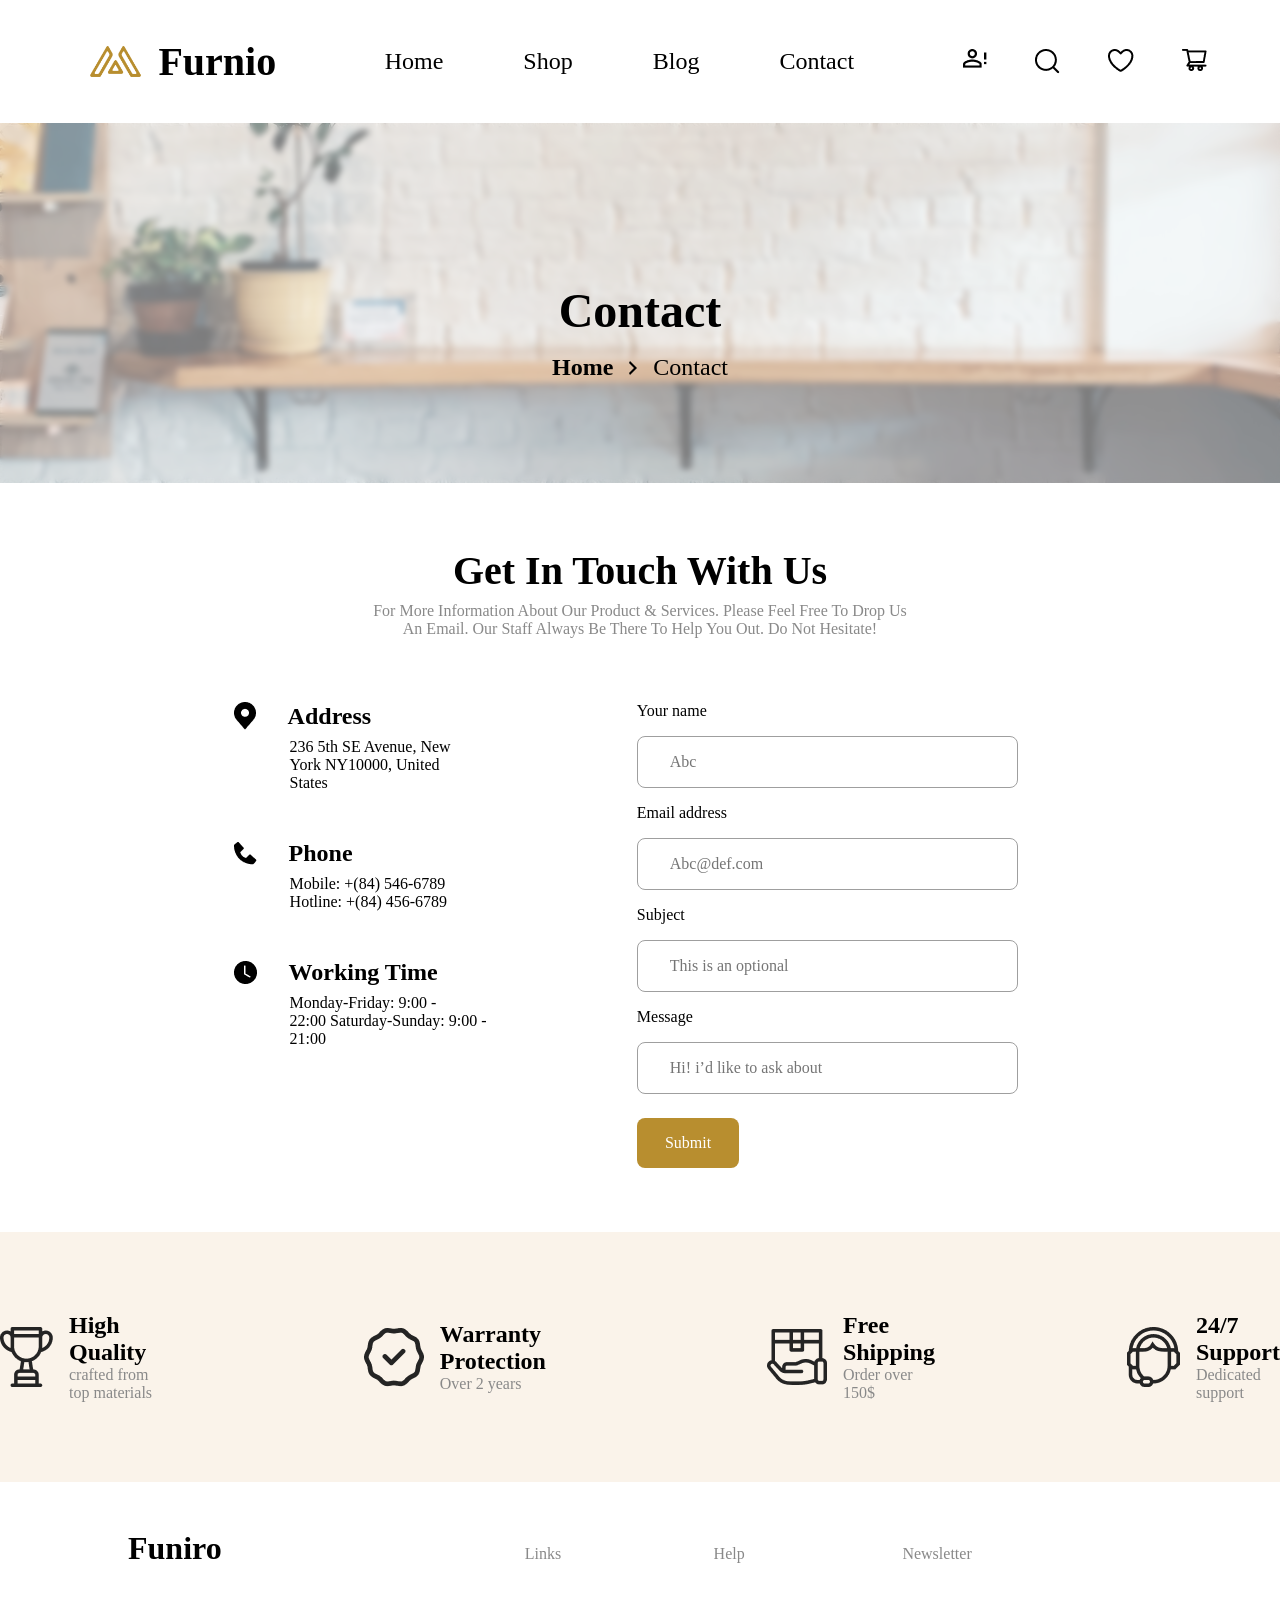
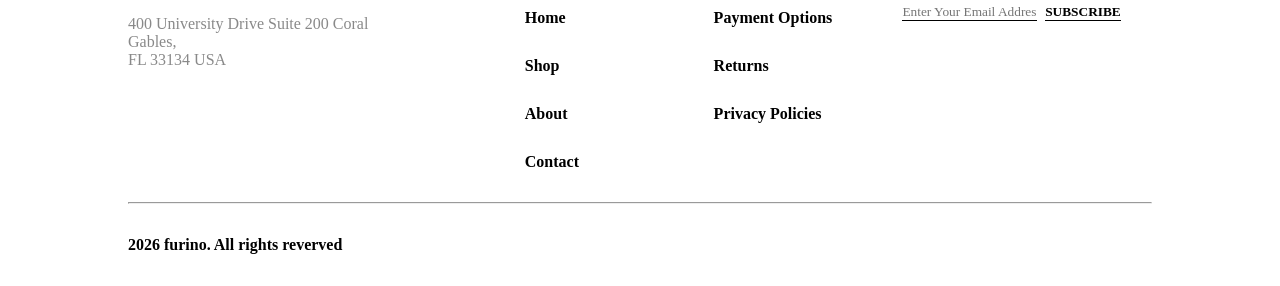
<file: assets/pages/contact.html>
<!DOCTYPE html>
<html lang="en">
<head>
    <meta charset="UTF-8">
    <meta name="viewport" content="width=device-width, initial-scale=1.0">
    <title>Furniture | contact</title>
    <link rel="icon" href="../faveicon.ico">
    <link rel="stylesheet" href="../css/shop.css">
    <link rel="stylesheet" href="../css/style.css">
    <link rel="stylesheet" href="../css/checkout.css">
</head>
<body>

    <header class="header">
        <!-- navbar section  -->
        <nav class="navbar">
            <div class="logo">
                <img src="../img/logo.png" alt="">
                <h1>Furnio</h1>
                <a href="#mobileSection"><img class="ml_3 w_15 mobileMenu" src="../img/menu.svg" alt=""></a>
            </div>
            <ul class="menu">
                <li><a href="../../index.html">Home</a></li>
                <li><a href="../pages/shop.html">Shop</a></li>
                <li><a href="../pages/blog.html">Blog</a></li>
                <li><a href="contact.html">Contact</a></li>
            </ul>
            <div class="iconBox">
                <img src="../img/contact.png" alt="">
                <img src="../img/search.png" alt="">
                <img src="../img/heart.png" alt="">
                <img src="../img/cart.png" alt="">
            </div>
        </nav>
        <!-- site path section  -->
        <div class="sitePath">
            <div class="bg_glass d_flex align_items_center flex_direction_column">
                <h3 class="text_5">Contact</h3>
                <div class="path d_flex justify_content_center align_items_center gap_2 mt_2">
                    <strong class="text_3">
                        <a href="../../index.html" class="text_decoration_none text_black">Home</a>
                    </strong>
                    <img src="../img/arrow3.png" alt="">
                    <p class="text_3">Contact</p>
                </div>
            </div>
        </div>
    </header>

    <main>
        <!-- mobile section -->
        <section class="mobileSection" id="mobileSection">
            <div>
                <a href="#" class="text_decoration_none text_4 text_black">✖</a>
            </div>
            
            <ul class="list_style_none line_height_2">
                <li><a href="../../index.html" class="text_decoration_none text_black">Home</a></li>
                <li><a href="../pages/shop.html" class="text_decoration_none text_black">Shop</a></li>
                <li><a href="../pages/blog.html" class="text_decoration_none text_black">Blog</a></li>
                <li><a href="../pages/contact.html" class="text_decoration_none text_black">Contact</a></li>
            </ul>
            <!-- operation section  -->
            <ul class="list_style_none line_height_2">
                <li>Contact</li>
                <li>Search</li>
                <li>Wishtlist</li>
                <li>Mycart</li>
            </ul>
        </section>
        <!-- contact section  -->
        <section class="contactSection  m_auto gap_6 w_80">
            <div class="titleIntroduction  mt_6">
                <h4 class="textTitlent">Get In Touch With Us</h4>
                <p class="text_center text_gray_2">
                    For More Information About Our Product & Services. Please Feel Free To Drop Us <br>
                    An Email. Our Staff Always Be There To Help You Out. Do Not Hesitate!
                </p>
            </div>
            <div class="contactItem d_flex justify_content_center gap_6 mt_4 w_100">
                <div class="contactInformation w_30 mt_2">
                    <div class="address">
                        <div class="d_flex gap_4 align_items_center">
                            <img src="../img/location.png" alt="">
                            <div class="text_3 text_bold">Address</div>
                        </div>
                        <p class="ml_3 mt_1">
                            236 5th SE Avenue, New <br>
                            York NY10000, United <br>
                            States
                        </p>
                    </div>
                    <div class="phone mt_5">
                        <div class="d_flex gap_4 align_items_center ">
                            <img src="../img/phone.png" alt="">
                            <div class="text_3 text_bold">Phone</div>
                        </div>
                        <div class="ml_3 mt_1">
                            Mobile: +(84) 546-6789 <br>
                            Hotline: +(84) 456-6789
                        </div>
                    </div>
                    <div class="workingTime mt_5">
                        <div class="d_flex gap_4 align_items_center">
                            <img src="../img/clock.png" alt="">
                            <div class="text_3 text_bold">Working Time</div>
                        </div>
                        <div class="ml_3 mt_1">
                            Monday-Friday: 9:00 - <br>
                            22:00
                            Saturday-Sunday: 9:00 - <br>
                            21:00
                        </div>
                    </div>
                </div>

                <div class="contactForm w_40">
                    <form action="" class="formSection">
                        <div class="lineInput">
                            <label>Your name</label><br>
                            <input type="text" placeholder="Abc">
                        </div>
                        <div class="lineInput">
                            <label>Email address</label><br>
                            <input type="email" placeholder="Abc@def.com">
                        </div>
                        <div class="lineInput">
                            <label>Subject</label><br>
                            <input type="email" placeholder="This is an optional">
                        </div>
                        <div class="lineInput">
                            <label>Message</label><br>
                            <input type="email" placeholder="Hi! i’d like to ask about">
                        </div>
                        <button class="bg_gold border_none text_white p_2 w_25 text_2 rounded_1 mt_3" type="submit">Submit</button>
                    </form>
                </div>
            </div>
        </section>
        <!-- feature section  -->
        <div class="featuresSection mt_6 d_flex align_items_center justify_content_center">
            <div class="quality d_flex align_items_center justify_content_center gap_2">
                <img src="../img/cup.png" alt="">
                <div>
                    <p class="text_3 text_bold">High Quality</p>
                    <span>crafted from top materials</span>
                </div>
            </div>
            <div class="warranty d_flex align_items_center justify_content_center gap_2">
                <img src="../img/tick.png" alt="">
                <div>
                    <p class="text_3 text_bold">Warranty Protection</p>
                    <span>Over 2 years</span>
                </div>
            </div>
            <div class="shipping d_flex align_items_center justify_content_center gap_2">
                <img src="../img/shipping.png" alt="">
                <div>
                    <p class="text_3 text_bold">Free Shipping</p>
                    <span>Order over 150$</span>
                </div>
            </div>
            <div class="support d_flex align_items_center justify_content_center gap_2">
                <img src="../img/support.png" alt="">
                <div>
                    <p class="text_3 text_bold">24/7 Support</p>
                    <span>Dedicated support</span>
                </div>
            </div>
        </div>
    </main>

    <footer class="d_flex align_items_center flex_direction_column mt_5">
        <div class="footerSection d_flex justify_content_center gap_4_1 w_80">
            <div class="w_40">
                <h3 class="text_4">Funiro</h3>
                <p class="mt_5 text_gray_2">
                    400 University Drive Suite 200 Coral <br>
                    Gables,<br>
                    FL 33134 USA
                </p>
            </div>
            <ul class="w_15 list_style_none line_height_2">
                <li class="text_gray_2">Links</li>
                <li class="mt_2 text_bold">Home</li>
                <li class="text_bold">Shop</li>
                <li class="text_bold">About</li>
                <li class="text_bold">Contact</li>
            </ul>
            <ul class="w_15 list_style_none line_height_2">
                <li class="text_gray_2">Help</li>
                <li class="mt_2 text_bold">Payment Options</li>
                <li class="text_bold">Returns</li>
                <li class="text_bold">Privacy Policies</li>

            </ul>
            <div class="w_30">
                <p class="text_gray_2 line_height_2">Newsletter</p>
                <div class="emailBox w_90 gap_1">
                    <input type="email" class="border_b outline_none w_60" placeholder="Enter Your Email Address">
                    <button class="border_b bg_transparent text_bold">SUBSCRIBE</button>
                </div>
            </div>
        </div>
        <hr class="w_80 mt_2">
        <div class="bottomFooter d_flex  w_80 mt_4 mb_2">
            <p class="text_bold">2026 furino. All rights reverved</p>
        </div>
    </footer>
</body>
</html>
</file>
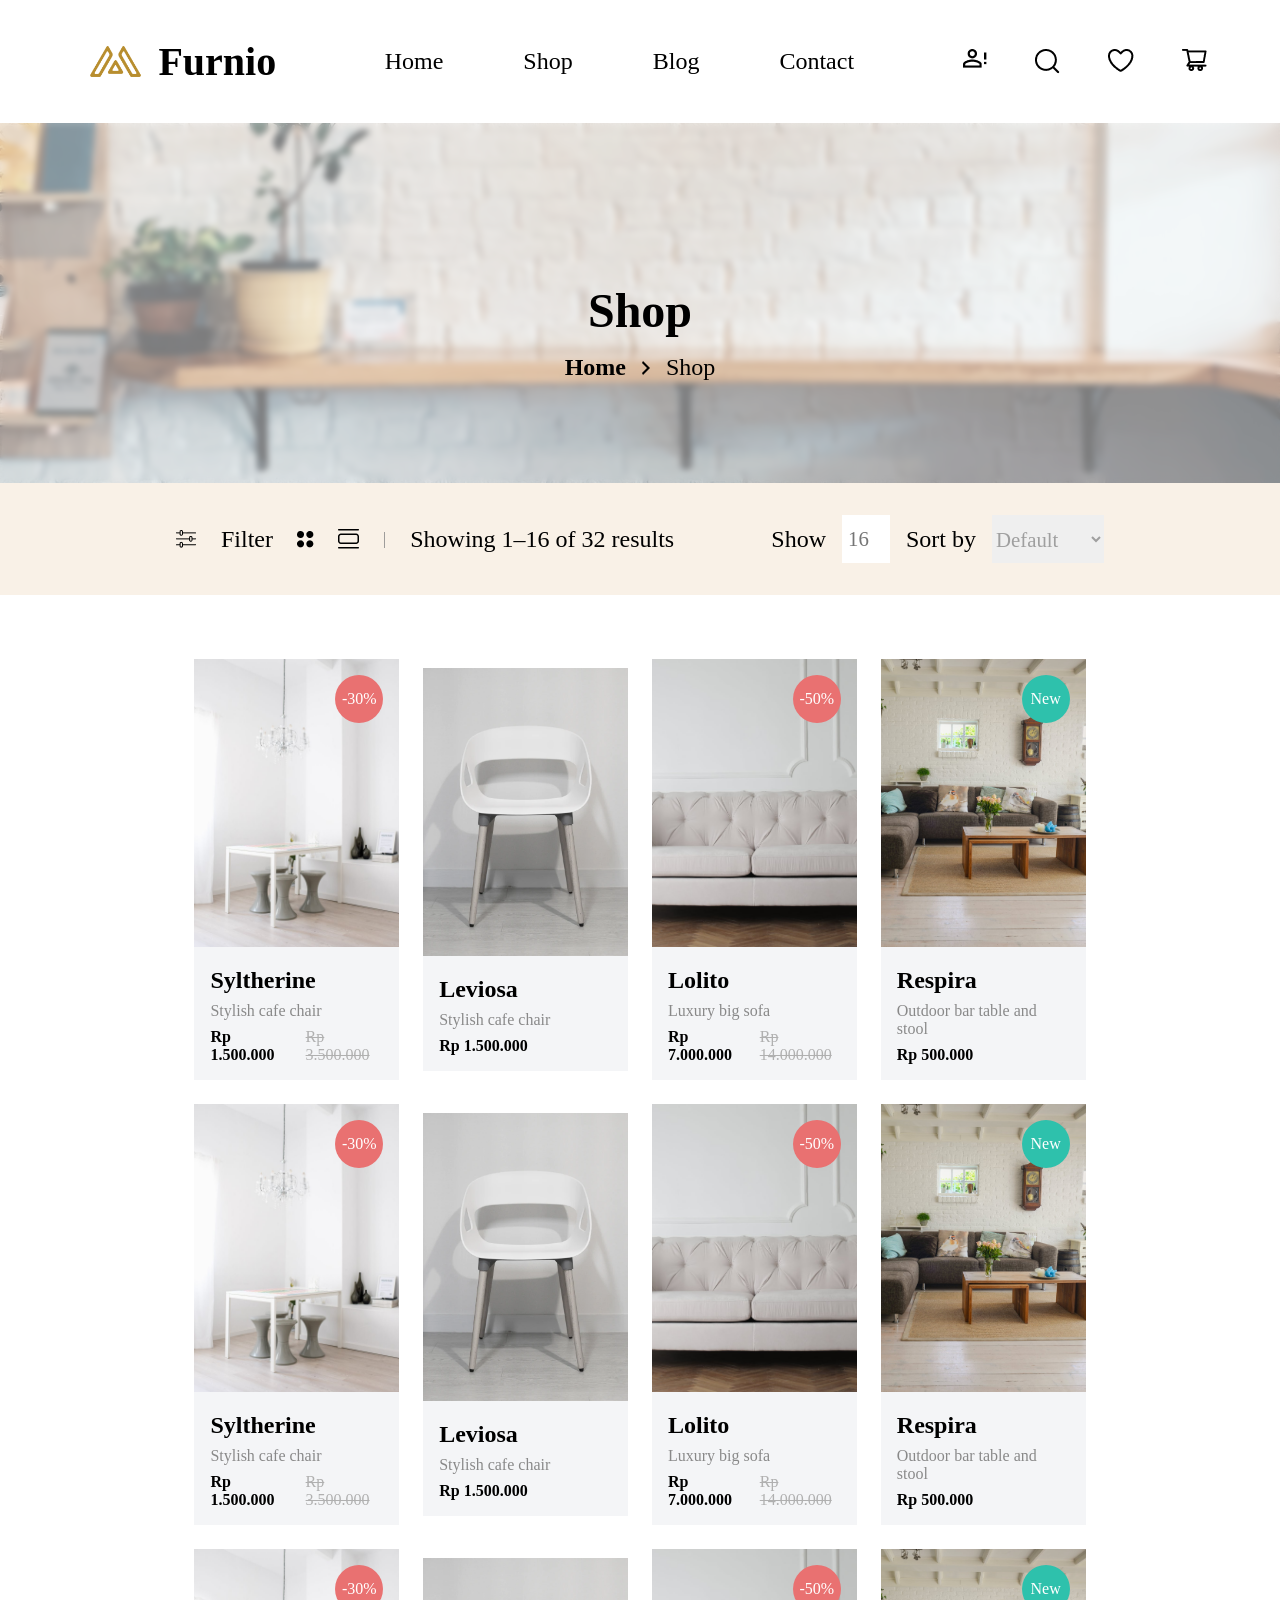
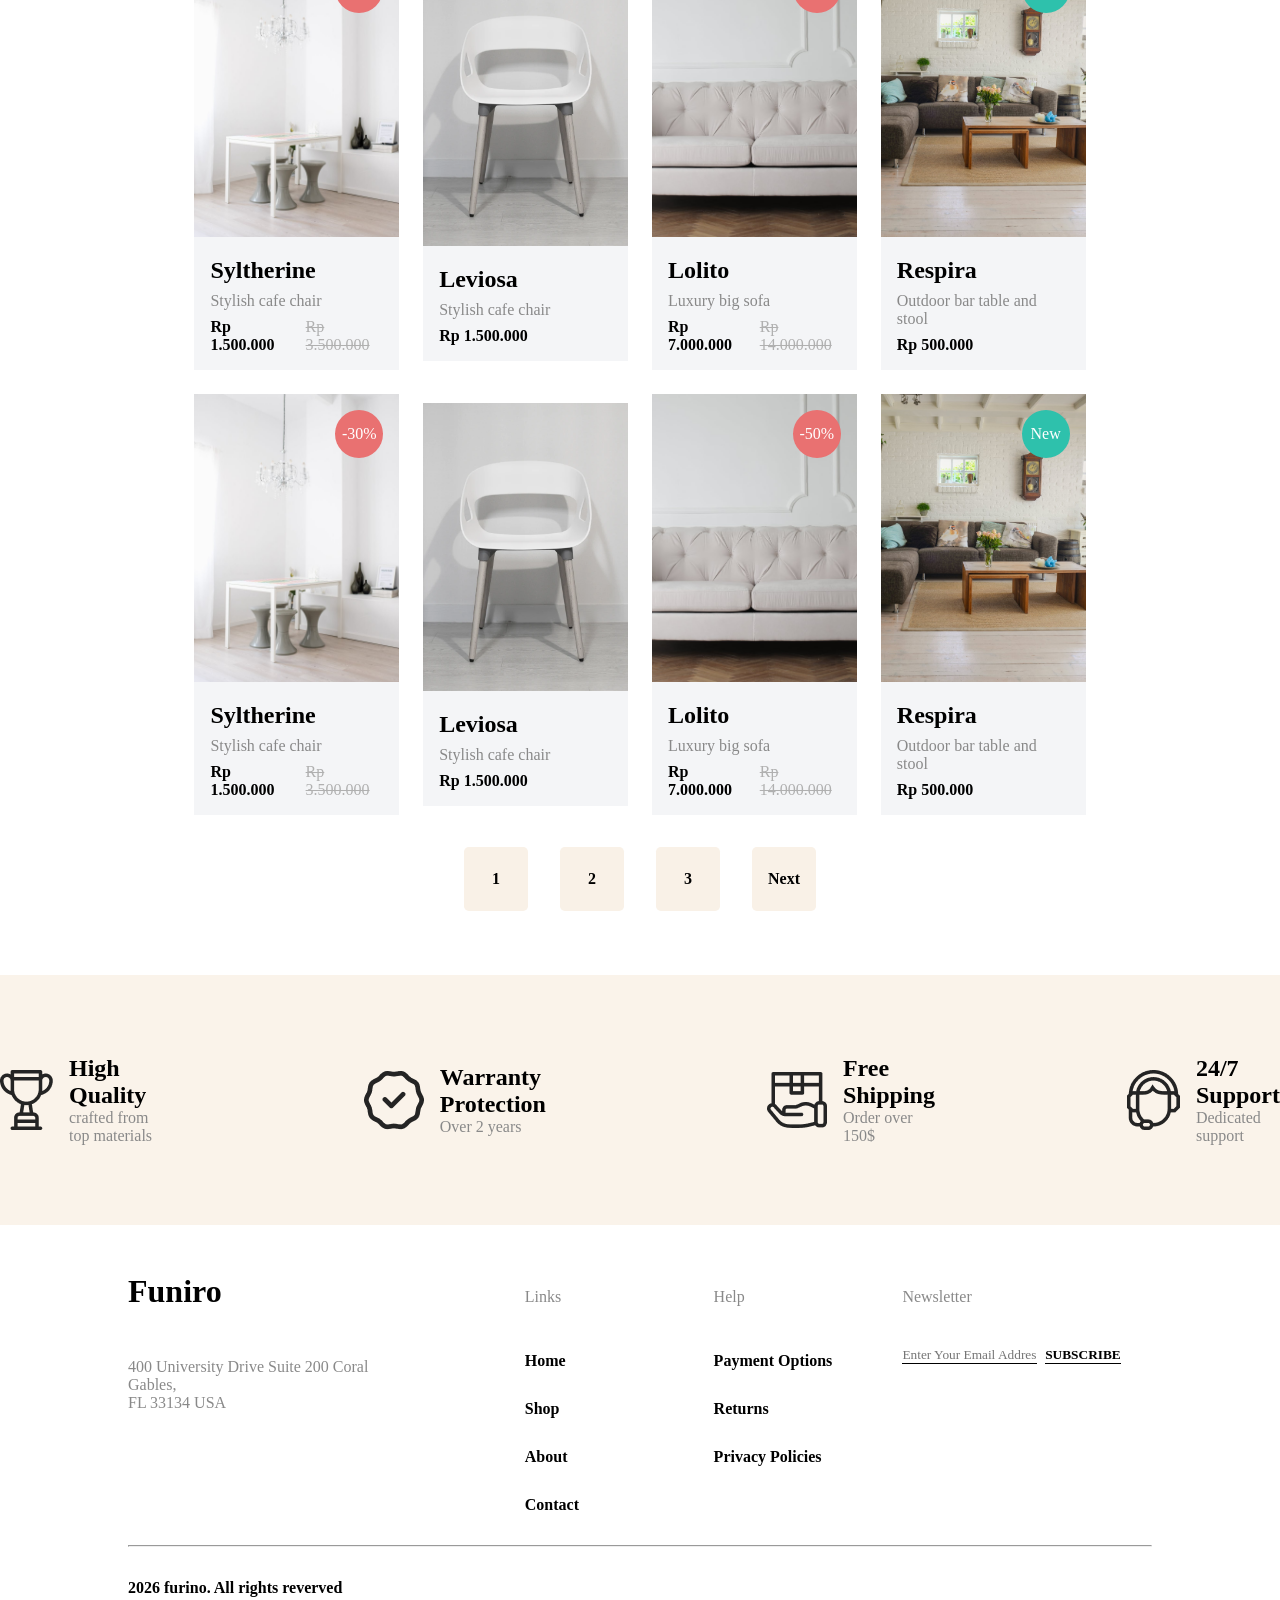
<file: assets/pages/shop.html>
<!DOCTYPE html>
<html lang="en">
<head>
    <meta charset="UTF-8">
    <meta name="viewport" content="width=device-width, initial-scale=1.0">
    <title>Furniture | Shop</title>
    <link rel="icon" href="../faveicon.ico">
    <link rel="stylesheet" href="../css/shop.css">
    <link rel="stylesheet" href="../css/style.css">
</head>
<body>
    <header class="header">
        <!-- navbar section  -->
        <nav class="navbar">
            <div class="logo">
                <img src="../img/logo.png" alt="">
                <h1>Furnio</h1>
                <a href="#mobileSection"><img class="ml_3 w_15 mobileMenu" src="../img/menu.svg" alt=""></a>
            </div>
            <ul class="menu">
                <li><a href="../../index.html">Home</a></li>
                <li><a href="shop.html">Shop</a></li>
                <li><a href="../pages/blog.html">Blog</a></li>
                <li><a href="../pages/contact.html">Contact</a></li>
            </ul>
            <div class="iconBox">
                <img src="../img/contact.png" alt="">
                <img src="../img/search.png" alt="">
                <img src="../img/heart.png" alt="">
                <img src="../img/cart.png" alt="">
            </div>
        </nav>
        <!-- site path section  -->
        <div class="sitePath">
            <div class="bg_glass d_flex align_items_center flex_direction_column">
                <h3 class="text_5">Shop</h3>
                <div class="path d_flex justify_content_center align_items_center gap_2 mt_2">
                    <strong class="text_3">
                        <a href="../../index.html" class="text_decoration_none text_black">Home</a>
                    </strong>
                    <img src="../img/arrow3.png" alt="">
                    <p class="text_3">Shop</p>
                </div>
            </div>
        </div>
        <!-- filter section  -->
        <nav class="filterSection">
            <div class="opration d_flex align_items_center justify_content_center gap_3">
                <img class="pointer" src="../img/setup.png" alt="">
                <label class="text_3">Filter</label>
                <img class="pointer" src="../img/category.png" alt="">
                <img class="pointer" src="../img/types.png" alt="">
                <span>|</span>
                <p class="text_3">Showing 1–16 of 32 results</p>
            </div>
            <div class="sortBox d_flex align_items_center justify_content_center gap_2">
                <label class="text_3">Show</label>
                <input type="number" placeholder="16">
                <label class="text_3">Sort by</label>
                <select class="">
                    <option selected>Default</option>
                    <option>Categories1</option>
                    <option>Categories2</option>
                </select>
            </div>
        </nav>
    </header>

    <main>
        <!-- mobile section -->
        <section class="mobileSection" id="mobileSection">
            <div>
                <a href="#" class="text_decoration_none text_4 text_black">✖</a>
            </div>
            
            <ul class="list_style_none line_height_2">
                <li><a href="../../index.html" class="text_decoration_none text_black">Home</a></li>
                <li><a href="../pages/shop.html" class="text_decoration_none text_black">Shop</a></li>
                <li><a href="../pages/blog.html" class="text_decoration_none text_black">Blog</a></li>
                <li><a href="../pages/contact.html" class="text_decoration_none text_black">Contact</a></li>
            </ul>
            <!-- operation section  -->
            <ul class="list_style_none line_height_2">
                <li>Contact</li>
                <li>Search</li>
                <li>Wishtlist</li>
                <li>Mycart</li>
            </ul>
        </section>
        <!-- product introduction  -->
        <section class="productIntroduction mt_6 d_flex flex_direction_column align_items_center">
            <div class="productsSection d_flex flex_wrap align_items_center justify_content_center gap_3 w_80">
                
                <div class="productItem bg_gray w_20  p_relative">
                    <img src="../img/Syltherine.png" alt="" class="productImage">
                    <div class="productInformation p_2">
                        <p class="productTitle text_bold text_3 mb_05">Syltherine</p>
                        <span>Stylish cafe chair</span>
                        <div class="productPrice d_flex gap_2 mt_1">
                            <p class="text_bold">Rp 1.500.000</p>
                            <del class="text_gray">Rp 3.500.000</del>
                        </div>
                    </div>
                    <div class="discount">
                        <p>-30%</p>
                    </div>
                    <div class="productCover">
                        <button class="productBtn  p_h_center">Add to cart</button>
                        <div class="operation d_flex align_items_center justify_content_center gap_3 mt_1">
                            <div class="iconBox d_flex justify_content_center align_items_center gap_1">
                                <label>Share</label>
                                <img src="../img/share.png" alt="">
                            </div>
                            <div class="iconBox d_flex justify_content_center align_items_center gap_1">
                                <label>Compare</label>
                                <img src="../img/compare.png" alt="">
                            </div>
                            <div class="iconBox d_flex justify_content_center align_items_center gap_1">
                                <label>Like</label>
                                <img src="../img/heart2.png" alt="">
                            </div>
                        </div>
                    </div>
                </div>
                <div class="productItem bg_gray w_20  p_relative">
                    <img src="../img/Leviosa.png" alt="" class="productImage">
                    <div class="productInformation p_2">
                        <p class="productTitle text_bold text_3 mb_05">Leviosa</p>
                        <span>Stylish cafe chair</span>
                        <div class="productPrice d_flex gap_2 mt_1">
                            <p class="text_bold">Rp 1.500.000</p>
                        </div>
                    </div>       
                    <div class="productCover">
                        <button class="productBtn  p_h_center">Add to cart</button>
                        <div class="operation d_flex align_items_center justify_content_center gap_3 mt_1">
                            <div class="iconBox d_flex justify_content_center align_items_center gap_1">
                                <label>Share</label>
                                <img src="../img/share.png" alt="">
                            </div>
                            <div class="iconBox d_flex justify_content_center align_items_center gap_1">
                                <label>Compare</label>
                                <img src="../img/compare.png" alt="">
                            </div>
                            <div class="iconBox d_flex justify_content_center align_items_center gap_1">
                                <label>Like</label>
                                <img src="../img/heart2.png" alt="">
                            </div>
                        </div>
                    </div>
                </div>
                <div class="productItem bg_gray w_20  p_relative">
                    <img src="../img/Lolito.png" alt="" class="productImage">
                    <div class="productInformation p_2">
                        <p class="productTitle text_bold text_3 mb_05">Lolito</p>
                        <span>Luxury big sofa</span>
                        <div class="productPrice d_flex gap_2 mt_1">
                            <p class="text_bold">Rp 7.000.000</p>
                            <del class="text_gray">Rp 14.000.000</del>
                        </div>
                    </div>
                    <div class="discount">
                        <p>-50%</p>
                    </div>
                    <div class="productCover">
                        <button class="productBtn  p_h_center">Add to cart</button>
                        <div class="operation d_flex align_items_center justify_content_center gap_3 mt_1">
                            <div class="iconBox d_flex justify_content_center align_items_center gap_1">
                                <label>Share</label>
                                <img src="../img/share.png" alt="">
                            </div>
                            <div class="iconBox d_flex justify_content_center align_items_center gap_1">
                                <label>Compare</label>
                                <img src="../img/compare.png" alt="">
                            </div>
                            <div class="iconBox d_flex justify_content_center align_items_center gap_1">
                                <label>Like</label>
                                <img src="../img/heart2.png" alt="">
                            </div>
                        </div>
                    </div>
                </div>
                <div class="productItem bg_gray w_20  p_relative"> 
                    <img src="../img/Respira.jpg" alt="" class="productImage">
                    <div class="productInformation p_2">
                        <p class="productTitle text_bold text_3 mb_05">Respira</p>
                        <span>Outdoor bar table and stool</span>
                        <div class="productPrice d_flex gap_2 mt_1">
                            <p class="text_bold">Rp 500.000</p>    
                        </div>
                    </div>
                    <div class="discount bg_green">
                        <p>New</p>
                    </div>
                    <div class="productCover">
                        <button class="productBtn  p_h_center">Add to cart</button>
                        <div class="operation d_flex align_items_center justify_content_center gap_3 mt_1">
                            <div class="iconBox d_flex justify_content_center align_items_center gap_1">
                                <label>Share</label>
                                <img src="../img/share.png" alt="">
                            </div>
                            <div class="iconBox d_flex justify_content_center align_items_center gap_1">
                                <label>Compare</label>
                                <img src="../img/compare.png" alt="">
                            </div>
                            <div class="iconBox d_flex justify_content_center align_items_center gap_1">
                                <label>Like</label>
                                <img src="../img/heart2.png" alt="">
                            </div>
                        </div>
                    </div>
                </div>
                <div class="productItem bg_gray w_20  p_relative">
                    <img src="../img/Syltherine.png" alt="" class="productImage">
                    <div class="productInformation p_2">
                        <p class="productTitle text_bold text_3 mb_05">Syltherine</p>
                        <span>Stylish cafe chair</span>
                        <div class="productPrice d_flex gap_2 mt_1">
                            <p class="text_bold">Rp 1.500.000</p>
                            <del class="text_gray">Rp 3.500.000</del>
                        </div>
                    </div>
                    <div class="discount">
                        <p>-30%</p>
                    </div>
                    <div class="productCover">
                        <button class="productBtn  p_h_center">Add to cart</button>
                        <div class="operation d_flex align_items_center justify_content_center gap_3 mt_1">
                            <div class="iconBox d_flex justify_content_center align_items_center gap_1">
                                <label>Share</label>
                                <img src="../img/share.png" alt="">
                            </div>
                            <div class="iconBox d_flex justify_content_center align_items_center gap_1">
                                <label>Compare</label>
                                <img src="../img/compare.png" alt="">
                            </div>
                            <div class="iconBox d_flex justify_content_center align_items_center gap_1">
                                <label>Like</label>
                                <img src="../img/heart2.png" alt="">
                            </div>
                        </div>
                    </div>
                </div>
                <div class="productItem bg_gray w_20  p_relative">
                    <img src="../img/Leviosa.png" alt="" class="productImage">
                    <div class="productInformation p_2">
                        <p class="productTitle text_bold text_3 mb_05">Leviosa</p>
                        <span>Stylish cafe chair</span>
                        <div class="productPrice d_flex gap_2 mt_1">
                            <p class="text_bold">Rp 1.500.000</p>
                        </div>
                    </div>       
                    <div class="productCover">
                        <button class="productBtn  p_h_center">Add to cart</button>
                        <div class="operation d_flex align_items_center justify_content_center gap_3 mt_1">
                            <div class="iconBox d_flex justify_content_center align_items_center gap_1">
                                <label>Share</label>
                                <img src="../img/share.png" alt="">
                            </div>
                            <div class="iconBox d_flex justify_content_center align_items_center gap_1">
                                <label>Compare</label>
                                <img src="../img/compare.png" alt="">
                            </div>
                            <div class="iconBox d_flex justify_content_center align_items_center gap_1">
                                <label>Like</label>
                                <img src="../img/heart2.png" alt="">
                            </div>
                        </div>
                    </div>
                </div>
                <div class="productItem bg_gray w_20  p_relative">
                    <img src="../img/Lolito.png" alt="" class="productImage">
                    <div class="productInformation p_2">
                        <p class="productTitle text_bold text_3 mb_05">Lolito</p>
                        <span>Luxury big sofa</span>
                        <div class="productPrice d_flex gap_2 mt_1">
                            <p class="text_bold">Rp 7.000.000</p>
                            <del class="text_gray">Rp 14.000.000</del>
                        </div>
                    </div>
                    <div class="discount">
                        <p>-50%</p>
                    </div>
                    <div class="productCover">
                        <button class="productBtn  p_h_center">Add to cart</button>
                        <div class="operation d_flex align_items_center justify_content_center gap_3 mt_1">
                            <div class="iconBox d_flex justify_content_center align_items_center gap_1">
                                <label>Share</label>
                                <img src="../img/share.png" alt="">
                            </div>
                            <div class="iconBox d_flex justify_content_center align_items_center gap_1">
                                <label>Compare</label>
                                <img src="../img/compare.png" alt="">
                            </div>
                            <div class="iconBox d_flex justify_content_center align_items_center gap_1">
                                <label>Like</label>
                                <img src="../img/heart2.png" alt="">
                            </div>
                        </div>
                    </div>
                </div>
                <div class="productItem bg_gray w_20  p_relative"> 
                    <img src="../img/Respira.jpg" alt="" class="productImage">
                    <div class="productInformation p_2">
                        <p class="productTitle text_bold text_3 mb_05">Respira</p>
                        <span>Outdoor bar table and stool</span>
                        <div class="productPrice d_flex gap_2 mt_1">
                            <p class="text_bold">Rp 500.000</p>    
                        </div>
                    </div>
                    <div class="discount bg_green">
                        <p>New</p>
                    </div>
                    <div class="productCover">
                        <button class="productBtn  p_h_center">Add to cart</button>
                        <div class="operation d_flex align_items_center justify_content_center gap_3 mt_1">
                            <div class="iconBox d_flex justify_content_center align_items_center gap_1">
                                <label>Share</label>
                                <img src="../img/share.png" alt="">
                            </div>
                            <div class="iconBox d_flex justify_content_center align_items_center gap_1">
                                <label>Compare</label>
                                <img src="../img/compare.png" alt="">
                            </div>
                            <div class="iconBox d_flex justify_content_center align_items_center gap_1">
                                <label>Like</label>
                                <img src="../img/heart2.png" alt="">
                            </div>
                        </div>
                    </div>
                </div>
                <div class="productItem bg_gray w_20  p_relative">
                    <img src="../img/Syltherine.png" alt="" class="productImage">
                    <div class="productInformation p_2">
                        <p class="productTitle text_bold text_3 mb_05">Syltherine</p>
                        <span>Stylish cafe chair</span>
                        <div class="productPrice d_flex gap_2 mt_1">
                            <p class="text_bold">Rp 1.500.000</p>
                            <del class="text_gray">Rp 3.500.000</del>
                        </div>
                    </div>
                    <div class="discount">
                        <p>-30%</p>
                    </div>
                    <div class="productCover">
                        <button class="productBtn  p_h_center">Add to cart</button>
                        <div class="operation d_flex align_items_center justify_content_center gap_3 mt_1">
                            <div class="iconBox d_flex justify_content_center align_items_center gap_1">
                                <label>Share</label>
                                <img src="../img/share.png" alt="">
                            </div>
                            <div class="iconBox d_flex justify_content_center align_items_center gap_1">
                                <label>Compare</label>
                                <img src="../img/compare.png" alt="">
                            </div>
                            <div class="iconBox d_flex justify_content_center align_items_center gap_1">
                                <label>Like</label>
                                <img src="../img/heart2.png" alt="">
                            </div>
                        </div>
                    </div>
                </div>
                <div class="productItem bg_gray w_20  p_relative">
                    <img src="../img/Leviosa.png" alt="" class="productImage">
                    <div class="productInformation p_2">
                        <p class="productTitle text_bold text_3 mb_05">Leviosa</p>
                        <span>Stylish cafe chair</span>
                        <div class="productPrice d_flex gap_2 mt_1">
                            <p class="text_bold">Rp 1.500.000</p>
                        </div>
                    </div>       
                    <div class="productCover">
                        <button class="productBtn  p_h_center">Add to cart</button>
                        <div class="operation d_flex align_items_center justify_content_center gap_3 mt_1">
                            <div class="iconBox d_flex justify_content_center align_items_center gap_1">
                                <label>Share</label>
                                <img src="../img/share.png" alt="">
                            </div>
                            <div class="iconBox d_flex justify_content_center align_items_center gap_1">
                                <label>Compare</label>
                                <img src="../img/compare.png" alt="">
                            </div>
                            <div class="iconBox d_flex justify_content_center align_items_center gap_1">
                                <label>Like</label>
                                <img src="../img/heart2.png" alt="">
                            </div>
                        </div>
                    </div>
                </div>
                <div class="productItem bg_gray w_20  p_relative">
                    <img src="../img/Lolito.png" alt="" class="productImage">
                    <div class="productInformation p_2">
                        <p class="productTitle text_bold text_3 mb_05">Lolito</p>
                        <span>Luxury big sofa</span>
                        <div class="productPrice d_flex gap_2 mt_1">
                            <p class="text_bold">Rp 7.000.000</p>
                            <del class="text_gray">Rp 14.000.000</del>
                        </div>
                    </div>
                    <div class="discount">
                        <p>-50%</p>
                    </div>
                    <div class="productCover">
                        <button class="productBtn  p_h_center">Add to cart</button>
                        <div class="operation d_flex align_items_center justify_content_center gap_3 mt_1">
                            <div class="iconBox d_flex justify_content_center align_items_center gap_1">
                                <label>Share</label>
                                <img src="../img/share.png" alt="">
                            </div>
                            <div class="iconBox d_flex justify_content_center align_items_center gap_1">
                                <label>Compare</label>
                                <img src="../img/compare.png" alt="">
                            </div>
                            <div class="iconBox d_flex justify_content_center align_items_center gap_1">
                                <label>Like</label>
                                <img src="../img/heart2.png" alt="">
                            </div>
                        </div>
                    </div>
                </div>
                <div class="productItem bg_gray w_20  p_relative"> 
                    <img src="../img/Respira.jpg" alt="" class="productImage">
                    <div class="productInformation p_2">
                        <p class="productTitle text_bold text_3 mb_05">Respira</p>
                        <span>Outdoor bar table and stool</span>
                        <div class="productPrice d_flex gap_2 mt_1">
                            <p class="text_bold">Rp 500.000</p>    
                        </div>
                    </div>
                    <div class="discount bg_green">
                        <p>New</p>
                    </div>
                    <div class="productCover">
                        <button class="productBtn  p_h_center">Add to cart</button>
                        <div class="operation d_flex align_items_center justify_content_center gap_3 mt_1">
                            <div class="iconBox d_flex justify_content_center align_items_center gap_1">
                                <label>Share</label>
                                <img src="../img/share.png" alt="">
                            </div>
                            <div class="iconBox d_flex justify_content_center align_items_center gap_1">
                                <label>Compare</label>
                                <img src="../img/compare.png" alt="">
                            </div>
                            <div class="iconBox d_flex justify_content_center align_items_center gap_1">
                                <label>Like</label>
                                <img src="../img/heart2.png" alt="">
                            </div>
                        </div>
                    </div>
                </div>
                <div class="productItem bg_gray w_20  p_relative">
                    <img src="../img/Syltherine.png" alt="" class="productImage">
                    <div class="productInformation p_2">
                        <p class="productTitle text_bold text_3 mb_05">Syltherine</p>
                        <span>Stylish cafe chair</span>
                        <div class="productPrice d_flex gap_2 mt_1">
                            <p class="text_bold">Rp 1.500.000</p>
                            <del class="text_gray">Rp 3.500.000</del>
                        </div>
                    </div>
                    <div class="discount">
                        <p>-30%</p>
                    </div>
                    <div class="productCover">
                        <button class="productBtn  p_h_center">Add to cart</button>
                        <div class="operation d_flex align_items_center justify_content_center gap_3 mt_1">
                            <div class="iconBox d_flex justify_content_center align_items_center gap_1">
                                <label>Share</label>
                                <img src="../img/share.png" alt="">
                            </div>
                            <div class="iconBox d_flex justify_content_center align_items_center gap_1">
                                <label>Compare</label>
                                <img src="../img/compare.png" alt="">
                            </div>
                            <div class="iconBox d_flex justify_content_center align_items_center gap_1">
                                <label>Like</label>
                                <img src="../img/heart2.png" alt="">
                            </div>
                        </div>
                    </div>
                </div>
                <div class="productItem bg_gray w_20  p_relative">
                    <img src="../img/Leviosa.png" alt="" class="productImage">
                    <div class="productInformation p_2">
                        <p class="productTitle text_bold text_3 mb_05">Leviosa</p>
                        <span>Stylish cafe chair</span>
                        <div class="productPrice d_flex gap_2 mt_1">
                            <p class="text_bold">Rp 1.500.000</p>
                        </div>
                    </div>       
                    <div class="productCover">
                        <button class="productBtn  p_h_center">Add to cart</button>
                        <div class="operation d_flex align_items_center justify_content_center gap_3 mt_1">
                            <div class="iconBox d_flex justify_content_center align_items_center gap_1">
                                <label>Share</label>
                                <img src="../img/share.png" alt="">
                            </div>
                            <div class="iconBox d_flex justify_content_center align_items_center gap_1">
                                <label>Compare</label>
                                <img src="../img/compare.png" alt="">
                            </div>
                            <div class="iconBox d_flex justify_content_center align_items_center gap_1">
                                <label>Like</label>
                                <img src="../img/heart2.png" alt="">
                            </div>
                        </div>
                    </div>
                </div>
                <div class="productItem bg_gray w_20  p_relative">
                    <img src="../img/Lolito.png" alt="" class="productImage">
                    <div class="productInformation p_2">
                        <p class="productTitle text_bold text_3 mb_05">Lolito</p>
                        <span>Luxury big sofa</span>
                        <div class="productPrice d_flex gap_2 mt_1">
                            <p class="text_bold">Rp 7.000.000</p>
                            <del class="text_gray">Rp 14.000.000</del>
                        </div>
                    </div>
                    <div class="discount">
                        <p>-50%</p>
                    </div>
                    <div class="productCover">
                        <button class="productBtn  p_h_center">Add to cart</button>
                        <div class="operation d_flex align_items_center justify_content_center gap_3 mt_1">
                            <div class="iconBox d_flex justify_content_center align_items_center gap_1">
                                <label>Share</label>
                                <img src="../img/share.png" alt="">
                            </div>
                            <div class="iconBox d_flex justify_content_center align_items_center gap_1">
                                <label>Compare</label>
                                <img src="../img/compare.png" alt="">
                            </div>
                            <div class="iconBox d_flex justify_content_center align_items_center gap_1">
                                <label>Like</label>
                                <img src="../img/heart2.png" alt="">
                            </div>
                        </div>
                    </div>
                </div>
                <div class="productItem bg_gray w_20  p_relative"> 
                    <img src="../img/Respira.jpg" alt="" class="productImage">
                    <div class="productInformation p_2">
                        <p class="productTitle text_bold text_3 mb_05">Respira</p>
                        <span>Outdoor bar table and stool</span>
                        <div class="productPrice d_flex gap_2 mt_1">
                            <p class="text_bold">Rp 500.000</p>    
                        </div>
                    </div>
                    <div class="discount bg_green">
                        <p>New</p>
                    </div>
                    <div class="productCover">
                        <button class="productBtn  p_h_center">Add to cart</button>
                        <div class="operation d_flex align_items_center justify_content_center gap_3 mt_1">
                            <div class="iconBox d_flex justify_content_center align_items_center gap_1">
                                <label>Share</label>
                                <img src="../img/share.png" alt="">
                            </div>
                            <div class="iconBox d_flex justify_content_center align_items_center gap_1">
                                <label>Compare</label>
                                <img src="../img/compare.png" alt="">
                            </div>
                            <div class="iconBox d_flex justify_content_center align_items_center gap_1">
                                <label>Like</label>
                                <img src="../img/heart2.png" alt="">
                            </div>
                        </div>
                    </div>
                </div>
            </div>
            <ul class="pageMenu mt_4 d_flex align_items_center justify_content_center gap_4 list_style_none">
                <li tabindex="1">1</li>
                <li tabindex="1">2</li>
                <li tabindex="1">3</li>
                <li><a href="../pages/singleproduct.html" class="text_decoration_none text_black">Next</a></li>
            </ul>
        </section>
        <!-- featuresSection  -->
        <div class="featuresSection mt_6 d_flex align_items_center justify_content_center">
            <div class="quality d_flex align_items_center justify_content_center gap_2">
                <img src="../img/cup.png" alt="">
                <div>
                    <p class="text_3 text_bold">High Quality</p>
                    <span>crafted from top materials</span>
                </div>
            </div>
            <div class="warranty d_flex align_items_center justify_content_center gap_2">
                <img src="../img/tick.png" alt="">
                <div>
                    <p class="text_3 text_bold">Warranty Protection</p>
                    <span>Over 2 years</span>
                </div>
            </div>
            <div class="shipping d_flex align_items_center justify_content_center gap_2">
                <img src="../img/shipping.png" alt="">
                <div>
                    <p class="text_3 text_bold">Free Shipping</p>
                    <span>Order over 150$</span>
                </div>
            </div>
            <div class="support d_flex align_items_center justify_content_center gap_2">
                <img src="../img/support.png" alt="">
                <div>
                    <p class="text_3 text_bold">24/7 Support</p>
                    <span>Dedicated support</span>
                </div>
            </div>
        </div>
    </main>

    <footer class="d_flex align_items_center flex_direction_column mt_5">
        <div class="footerSection d_flex justify_content_center gap_4_1 w_80">
            <div class="w_40">
                <h3 class="text_4">Funiro</h3>
                <p class="mt_5 text_gray_2">
                    400 University Drive Suite 200 Coral <br>
                    Gables,<br>
                    FL 33134 USA
                </p>
            </div>
            <ul class="w_15 list_style_none line_height_2">
                <li class="text_gray_2">Links</li>
                <li class="mt_2 text_bold">Home</li>
                <li class="text_bold">Shop</li>
                <li class="text_bold">About</li>
                <li class="text_bold">Contact</li>
            </ul>
            <ul class="w_15 list_style_none line_height_2">
                <li class="text_gray_2">Help</li>
                <li class="mt_2 text_bold">Payment Options</li>
                <li class="text_bold">Returns</li>
                <li class="text_bold">Privacy Policies</li>

            </ul>
            <div class="w_30">
                <p class="text_gray_2 line_height_2">Newsletter</p>
                <div class="emailBox w_90 gap_1">
                    <input type="email" class="border_b outline_none w_60" placeholder="Enter Your Email Address">
                    <button class="border_b bg_transparent text_bold">SUBSCRIBE</button>
                </div>
            </div>
        </div>
        <hr class="w_80 mt_2">
        <div class="bottomFooter d_flex  w_80 mt_4 mb_2">
            <p class="text_bold">2026 furino. All rights reverved</p>
        </div>
    </footer>
</body> 
</html>
</file>
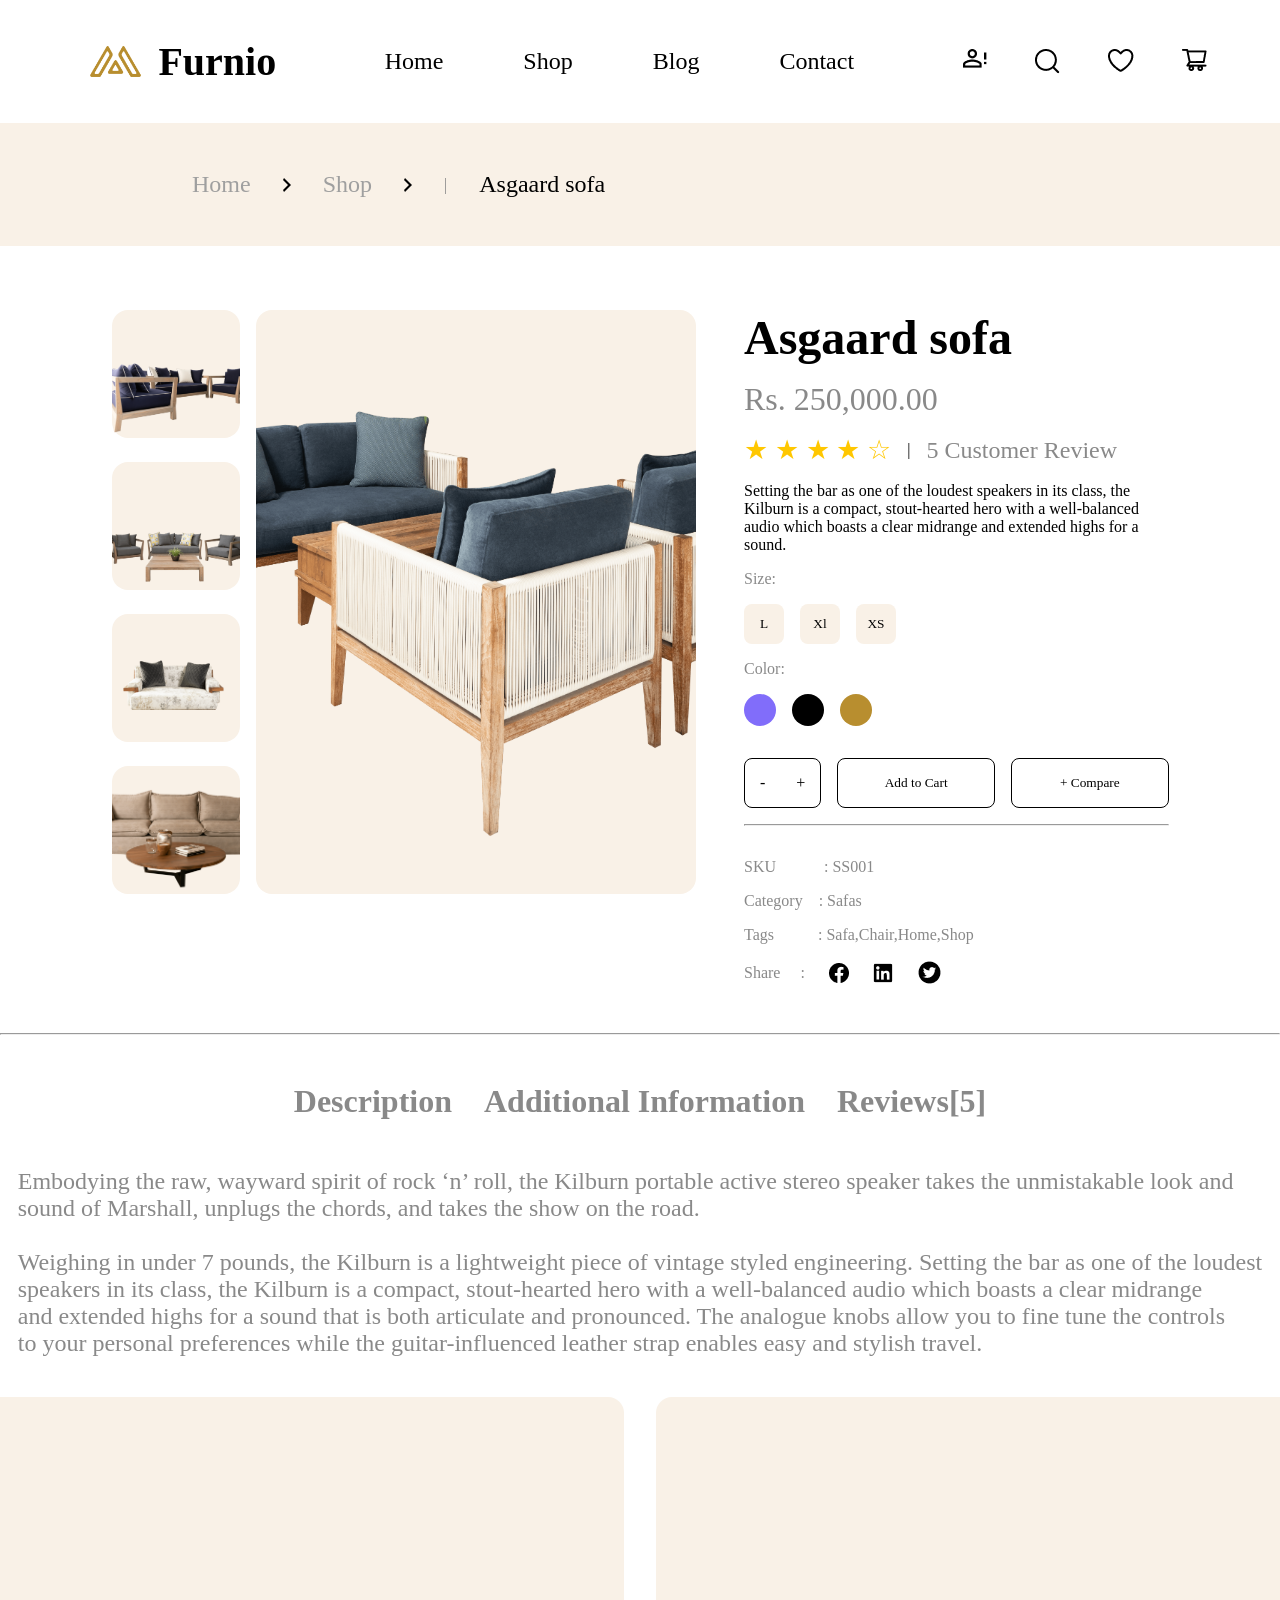
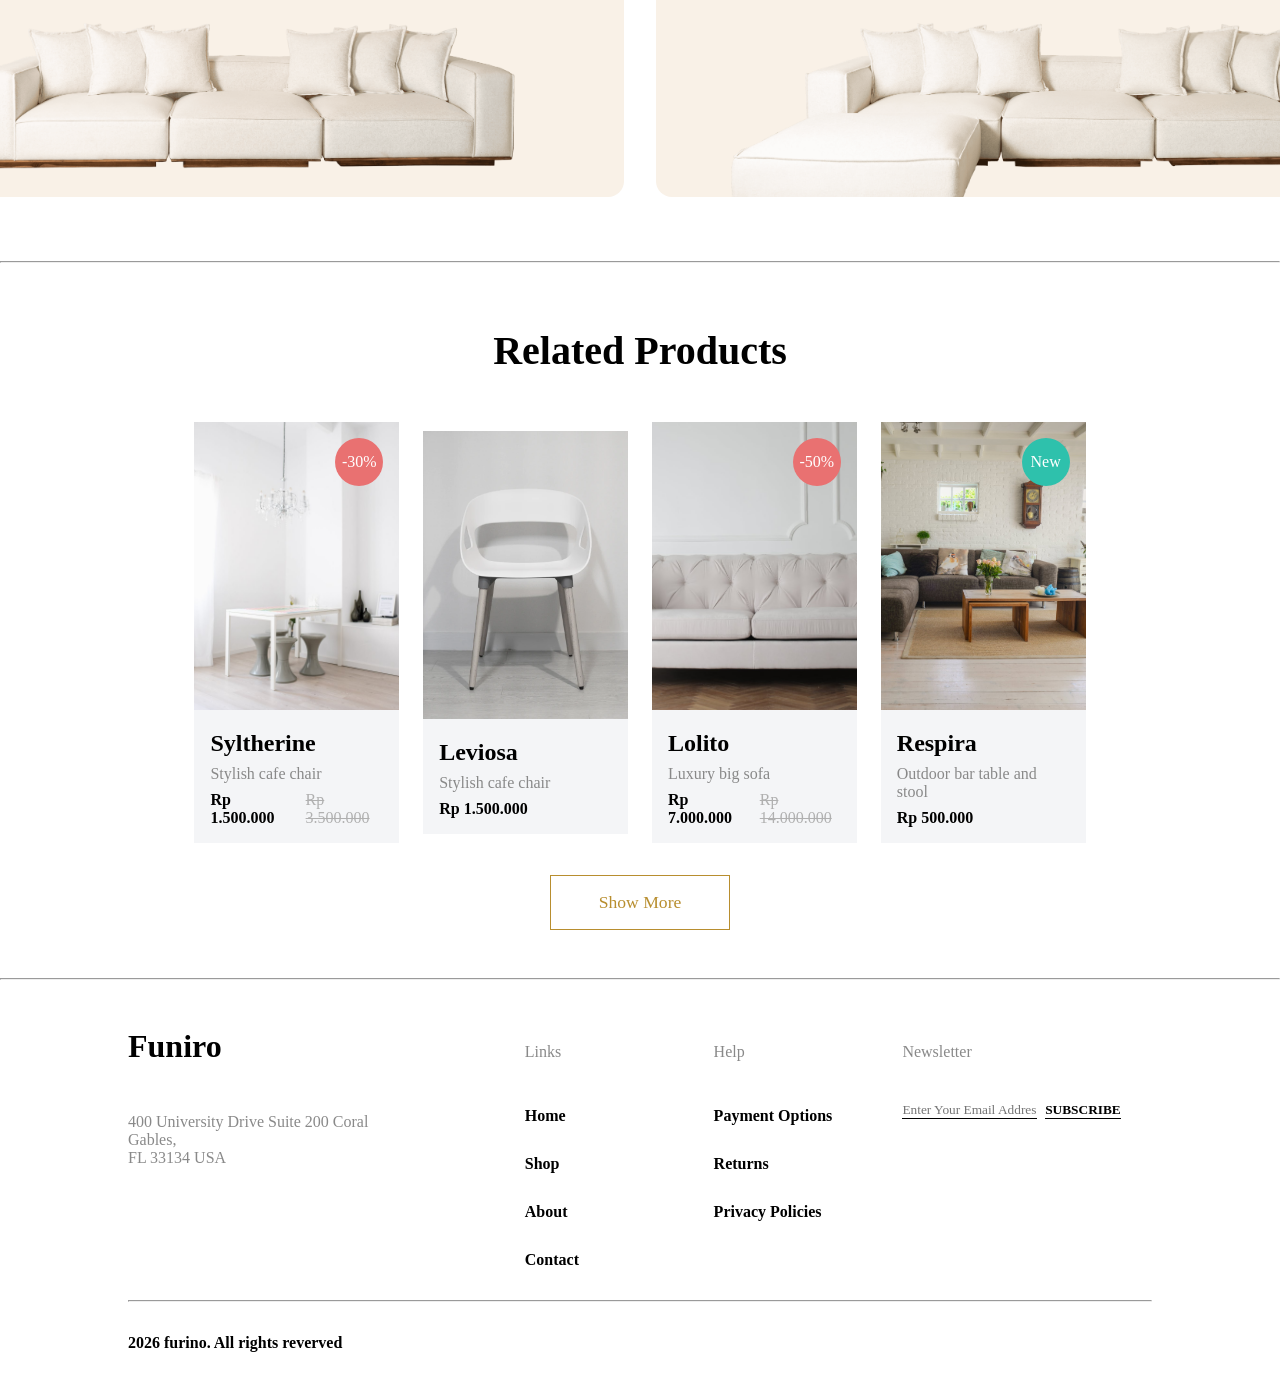
<file: assets/pages/singleproduct.html>
<!DOCTYPE html>
<html lang="en">
<head>
    <meta charset="UTF-8">
    <meta name="viewport" content="width=device-width, initial-scale=1.0">
    <title>Shop | Asgaard sofa</title>
    <link rel="icon" href="../faveicon.ico">
    <link rel="stylesheet" href="../css/shop.css">
    <link rel="stylesheet" href="../css/singleproduct.css">
    <link rel="stylesheet" href="../css/style.css">
</head>
<body>
    <header class="header">
        <!-- navbar section  -->
        <nav class="navbar">
            <div class="logo">
                <img src="../img/logo.png" alt="">
                <h1>Furnio</h1>
                <a href="#mobileSection"><img class="ml_3 w_15 mobileMenu" src="../img/menu.svg" alt=""></a>
            </div>
            <ul class="menu">
                <li><a href="../../index.html">Home</a></li>
                <li><a href="../pages/shop.html">Shop</a></li>
                <li><a href="../pages/blog.html">Blog</a></li>
                <li><a href="../pages/contact.html">Contact</a></li>
            </ul>
            <div class="iconBox">
                <img src="../img/contact.png" alt="">
                <img src="../img/search.png" alt="">
                <img src="../img/heart.png" alt="">
                <img src="../img/cart.png" alt="">
            </div>
        </nav>
        <!-- sith path section  -->
        <div class="sitePath2 d_flex align_items_center  gap_4">
            <p class="text_3 text_gray_3">Home</p>
            <img src="../img/arrow3.png" alt="">
            <p class="text_3 text_gray_3">Shop</p>
            <img src="../img/arrow3.png" alt="">
            <span>|</span>
            <p class="text_3">Asgaard sofa</p>
        </div>
    </header>

    <main>
        <!-- mobile section -->
        <section class="mobileSection" id="mobileSection">
            <div>
                <a href="#" class="text_decoration_none text_4 text_black">✖</a>
            </div>
            
            <ul class="list_style_none line_height_2">
                <li><a href="../../index.html" class="text_decoration_none text_black">Home</a></li>
                <li><a href="../pages/shop.html" class="text_decoration_none text_black">Shop</a></li>
                <li><a href="../pages/blog.html" class="text_decoration_none text_black">Blog</a></li>
                <li><a href="../pages/contact.html" class="text_decoration_none text_black">Contact</a></li>
            </ul>
            <!-- operation section  -->
            <ul class="list_style_none line_height_2">
                <li>Contact</li>
                <li>Search</li>
                <li>Wishtlist</li>
                <li>Mycart</li>
            </ul>
        </section>
        <!-- product customization  -->
        <section class="productCustomize d_flex mt_6 gap_5">
            <div class="productPictures d_flex justify_content_center gap_2 w_50">
                <div class="morePictures d_flex align_items_center flex_direction_column gap_3">
                    <div class="morePicture bg_bisque rounded_2">
                        <img src="../img/11.png" alt="" class="picture2">
                    </div>
                    <div class="morePicture bg_bisque rounded_2">
                        <img src="../img/12.png" alt="" class="picture3">
                    </div>
                    <div class="morePicture bg_bisque rounded_2">
                        <img src="../img/13.png" alt="" class="picture4">
                    </div>
                    <div class="morePicture bg_bisque rounded_2">
                        <img src="../img/14.png" alt="" class="picture5">
                    </div>
                </div>
                <div class="productPicture bg_bisque rounded_2">
                    <img src="../img/10.png" alt="" class="picture1">
                </div>
            </div>
            <div class="productCustom d_flex flex_direction_column gap_2">
                <h3 class="text_5">Asgaard sofa</h3>
                <div class="productPrice text_4 text_gray_2">Rs. 250,000.00</div>
                <div class="starBox d_flex align_items_center gap_2">
                    <div class="star">★ ★ ★ ★ ☆</div>
                    <p>|</p>
                    <div class="score text_3 text_gray_2">5 Customer Review</div>
                </div>
                <div class="aboutProduct">
                    <p>
                        Setting the bar as one of the loudest speakers in its class, the <br>
                        Kilburn is a compact, stout-hearted hero with a well-balanced <br>
                        audio which boasts a clear midrange and extended highs for a <br>
                        sound.
                    </p>
                </div>
                <div class="sizeBox">
                    <label class="text_gray_2">Size:</label>
                    <div class="sizeItem mt_2 d_flex gap_2">
                        <button class="bg_bisque rounded_1">L</button>
                        <button class="bg_bisque rounded_1">Xl</button>
                        <button class="bg_bisque rounded_1">XS</button>
                    </div>
                </div>
                <div class="colorBox">
                    <label class="text_gray_2">Color:</label>
                    <ul class="colorItem list_style_none d_flex gap_2 mt_2">
                        <li class="bg_blue" tabindex="1"></li>
                        <li class="bg_black" tabindex="1"></li>
                        <li class="bg_gold" tabindex="1"></li>   
                    </ul>

                </div>
                <div class="operations d_flex gap_2 mt_2">
                    <div class="inputBox p_relative w_20">
                        <input type="number" class="rounded_1 p_2 w_100 border_black outline_none text_center">
                        <p class="plus">+</p>
                        <p class="minus">-</p>
                    </div>
                    <button class="rounded_1 p_2 border_black bg_white w_40"><a href="#shoppingCart" class="text_decoration_none text_black">Add to Cart</a></button>
                    <button class="rounded_1 p_2 border_black bg_white w_40"><a href="../pages/comparison.html" class="text_decoration_none text_black">+ Compare</a></button>
                    
                </div>
                <hr>
                <div class="categories text_gray_2">
                    <pre class="mt_2">SKU            : SS001</pre>
                    <pre class="mt_2">Category    : Safas</pre>
                    <pre class="mt_2">Tags           : Safa,Chair,Home,Shop</pre>
                    <div class="mt_2">
                        <div class="icons d_flex align_items_center gap_3">
                            <pre>Share     :</pre>
                            <img src="../img/facebook.png" alt="">
                            <img src="../img/linkedin.png" alt="">
                            <img src="../img/twitter.png" alt="">
                        </div>
                    </div>
                </div>
            </div>
        </section>
        <hr class="mt_5">
        <!-- description section  -->
        <section class="descripstionSection d_flex align_items_center flex_direction_column mt_5">
            <ul class="titleMenu d_flex justify_content_center gap_4 list_style_none text_bold">
                <li tabindex="1" class="text_4 text_gray_2">Description</li>
                <li tabindex="1" class="text_4 text_gray_2">Additional Information</li>
                <li tabindex="1" class="text_4 text_gray_2">Reviews[5]</li>
            </ul>
            <p class="mt_5 text_3 text_gray_2">
                Embodying the raw, wayward spirit of rock ‘n’ roll, the Kilburn portable active stereo speaker takes the unmistakable look and<br>
                sound of Marshall, unplugs the chords, and takes the show on the road.<br>
                <br>
                Weighing in under 7 pounds, the Kilburn is a lightweight piece of vintage styled engineering. Setting the bar as one of the loudest<br>
                speakers in its class, the Kilburn is a compact, stout-hearted hero with a well-balanced audio which boasts a clear midrange<br>
                and extended highs for a sound that is both articulate and pronounced. The analogue knobs allow you to fine tune the controls<br>
                to your personal preferences while the guitar-influenced leather strap enables easy and stylish travel.

            </p>
            <div class="banners d_flex align_items_center justify_content_center gap_4 p_2 mt_3">
               <div class="mainBannerLeftBox bg_bisque rounded_2 p_relative"></div>
               <div class="mainBannerRightBox bg_bisque rounded_2 "></div>
            </div>
        </section>
        <hr class="mt_5">
        <!-- product introduction  -->
        <section class="productIntroduction mt_6 d_flex flex_direction_column align_items_center">
            <div class="titleIntroduction">
                <p class="textTitlent">Related Products</p>
            </div>
            <div class="productsSection d_flex flex_wrap align_items_center justify_content_center gap_3 w_80">
                
                <div class="productItem bg_gray w_20  p_relative">
                    <img src="../img/Syltherine.png" alt="" class="productImage">
                    <div class="productInformation p_2">
                        <p class="productTitle text_bold text_3 mb_05">Syltherine</p>
                        <span>Stylish cafe chair</span>
                        <div class="productPrice d_flex gap_2 mt_1">
                            <p class="text_bold">Rp 1.500.000</p>
                            <del class="text_gray">Rp 3.500.000</del>
                        </div>
                    </div>
                    <div class="discount">
                        <p>-30%</p>
                    </div>
                    <div class="productCover">
                        <button class="productBtn  p_h_center">Add to cart</button>
                        <div class="operation d_flex align_items_center justify_content_center gap_3 mt_1">
                            <div class="iconBox d_flex justify_content_center align_items_center gap_1">
                                <label>Share</label>
                                <img src="../img/share.png" alt="">
                            </div>
                            <div class="iconBox d_flex justify_content_center align_items_center gap_1">
                                <label>Compare</label>
                                <img src="../img/compare.png" alt="">
                            </div>
                            <div class="iconBox d_flex justify_content_center align_items_center gap_1">
                                <label>Like</label>
                                <img src="../img/heart2.png" alt="">
                            </div>
                        </div>
                    </div>
                </div>
                <div class="productItem bg_gray w_20  p_relative">
                    <img src="../img/Leviosa.png" alt="" class="productImage">
                    <div class="productInformation p_2">
                        <p class="productTitle text_bold text_3 mb_05">Leviosa</p>
                        <span>Stylish cafe chair</span>
                        <div class="productPrice d_flex gap_2 mt_1">
                            <p class="text_bold">Rp 1.500.000</p>
                        </div>
                    </div>       
                    <div class="productCover">
                        <button class="productBtn  p_h_center">Add to cart</button>
                        <div class="operation d_flex align_items_center justify_content_center gap_3 mt_1">
                            <div class="iconBox d_flex justify_content_center align_items_center gap_1">
                                <label>Share</label>
                                <img src="../img/share.png" alt="">
                            </div>
                            <div class="iconBox d_flex justify_content_center align_items_center gap_1">
                                <label>Compare</label>
                                <img src="../img/compare.png" alt="">
                            </div>
                            <div class="iconBox d_flex justify_content_center align_items_center gap_1">
                                <label>Like</label>
                                <img src="../img/heart2.png" alt="">
                            </div>
                        </div>
                    </div>
                </div>
                <div class="productItem bg_gray w_20  p_relative">
                    <img src="../img/Lolito.png" alt="" class="productImage">
                    <div class="productInformation p_2">
                        <p class="productTitle text_bold text_3 mb_05">Lolito</p>
                        <span>Luxury big sofa</span>
                        <div class="productPrice d_flex gap_2 mt_1">
                            <p class="text_bold">Rp 7.000.000</p>
                            <del class="text_gray">Rp 14.000.000</del>
                        </div>
                    </div>
                    <div class="discount">
                        <p>-50%</p>
                    </div>
                    <div class="productCover">
                        <button class="productBtn  p_h_center">Add to cart</button>
                        <div class="operation d_flex align_items_center justify_content_center gap_3 mt_1">
                            <div class="iconBox d_flex justify_content_center align_items_center gap_1">
                                <label>Share</label>
                                <img src="../img/share.png" alt="">
                            </div>
                            <div class="iconBox d_flex justify_content_center align_items_center gap_1">
                                <label>Compare</label>
                                <img src="../img/compare.png" alt="">
                            </div>
                            <div class="iconBox d_flex justify_content_center align_items_center gap_1">
                                <label>Like</label>
                                <img src="../img/heart2.png" alt="">
                            </div>
                        </div>
                    </div>
                </div>
                <div class="productItem bg_gray w_20  p_relative"> 
                    <img src="../img/Respira.jpg" alt="" class="productImage">
                    <div class="productInformation p_2">
                        <p class="productTitle text_bold text_3 mb_05">Respira</p>
                        <span>Outdoor bar table and stool</span>
                        <div class="productPrice d_flex gap_2 mt_1">
                            <p class="text_bold">Rp 500.000</p>    
                        </div>
                    </div>
                    <div class="discount bg_green">
                        <p>New</p>
                    </div>
                    <div class="productCover">
                        <button class="productBtn  p_h_center">Add to cart</button>
                        <div class="operation d_flex align_items_center justify_content_center gap_3 mt_1">
                            <div class="iconBox d_flex justify_content_center align_items_center gap_1">
                                <label>Share</label>
                                <img src="../img/share.png" alt="">
                            </div>
                            <div class="iconBox d_flex justify_content_center align_items_center gap_1">
                                <label>Compare</label>
                                <img src="../img/compare.png" alt="">
                            </div>
                            <div class="iconBox d_flex justify_content_center align_items_center gap_1">
                                <label>Like</label>
                                <img src="../img/heart2.png" alt="">
                            </div>
                        </div>
                    </div>
                </div>   

            </div>
            <button class="productBtn border_gold mt_4">Show More</button>
        </section>
    </main>

    <hr class="mt_5">
    <footer class="d_flex align_items_center flex_direction_column mt_5">
        <div class="footerSection d_flex justify_content_center gap_4_1 w_80">
            <div class="w_40">
                <h3 class="text_4">Funiro</h3>
                <p class="mt_5 text_gray_2">
                    400 University Drive Suite 200 Coral <br>
                    Gables,<br>
                    FL 33134 USA
                </p>
            </div>
            <ul class="w_15 list_style_none line_height_2">
                <li class="text_gray_2">Links</li>
                <li class="mt_2 text_bold">Home</li>
                <li class="text_bold">Shop</li>
                <li class="text_bold">About</li>
                <li class="text_bold">Contact</li>
            </ul>
            <ul class="w_15 list_style_none line_height_2">
                <li class="text_gray_2">Help</li>
                <li class="mt_2 text_bold">Payment Options</li>
                <li class="text_bold">Returns</li>
                <li class="text_bold">Privacy Policies</li>

            </ul>
            <div class="w_30">
                <p class="text_gray_2 line_height_2">Newsletter</p>
                <div class="emailBox w_90 gap_1">
                    <input type="email" class="border_b outline_none w_60" placeholder="Enter Your Email Address">
                    <button class="border_b bg_transparent text_bold">SUBSCRIBE</button>
                </div>
            </div>
        </div>
        <hr class="w_80 mt_2">
        <div class="bottomFooter d_flex  w_80 mt_4 mb_2">
            <p class="text_bold">2026 furino. All rights reverved</p>
        </div>
    </footer>

    <div class="shoppingCart" id="shoppingCart">
        <div class="shoppingCartItem p_3">
            <div class="shoppingCartInfo h_80">
                <div class="shoppingCartTitle d_flex justify_content_space  align_items_center">
                    <h3>Shopping Cart</h3>
                    <button class="closeBtn d_flex align_items_center justify_content_center"><a href="#">✖</a></button>
                </div>
                <hr class="w_90 mt_1">
                <div class="productInfo d_flex align_items_center gap_4 mt_3 ">
                    <img src="../img/10.png" alt="" class="w_30 bg_bisque rounded_1 mt_1">
                    <div class="d_flex flex_direction_column  gap_1">
                        <h4>Asgaard sofa</h4>
                        <div class="d_flex gap_2">
                            <span>1 x</span>
                            <p class="text_gold">Rs.250,000.00</p>
                        </div>
                    </div>
                     <button class="closeBtn d_flex align_items_center justify_content_center"><a href="#">✖</a></button>
                </div>
                <div class="subTotal d_flex justify_content_space w_60 mt_6">
                    <span class="text_black">Subtotal</span>
                    <p class="text_gold text_bold">Rs.250,000.00</p>
                </div>
            </div>
            <hr class="w_100 mt_2">
            <div class="buttons d_flex gap_2 mt_4">
                <button class="rounded_3 border_black text bg_white p_1 w_20"><a class="text_decoration_none text_black" href="../pages/cart.html">Cart</a></button>
                <button class="rounded_3 border_black text bg_white p_1 w_20"><a class="text_decoration_none text_black" href="../pages/checkout.html">Checkout</a></button>
                <button class="rounded_3 border_black text bg_white p_1 w_40"><a class="text_decoration_none text_black" href="../pages/comparison.html">Comparison</a></button>
            </div>
        </div>
    </div>
</body>
</html>
</file>
<file: assets/css/style.css>
*{
    margin: 0;
    padding: 0;
    box-sizing: border-box;
    font-family: Cambria, Cochin, Georgia, Times, 'Times New Roman', serif;
}

button{
    cursor: pointer;
    transition: all 1s;
}
button:hover {
    transform: scale(1.1);
}
li{
    cursor: pointer;
}
span{
    color: #898989;
}

/* header style  */

.navbar{
    display: flex;
    align-items: center;
    justify-content: space-around;
    padding: 1.2rem;
}

.logo{
    display: flex;
    align-items: center;
    justify-content: center;
}
.logo img{
    width: 85px;
}
.logo h1{
    font-size: 2.5rem;
}

.menu{
    display: flex;
    gap: 5rem;
    list-style: none;
    font-size: 1.5rem;
}

.menu li a{
    color: black;
    text-decoration: none;
}

.iconBox{
    display: flex;
    gap: 3rem;
}
.iconBox img{
    width: 100%;
    height: 100%;
    object-fit: cover;
    cursor: pointer;
}

/* mobile menu style  */
.mobileSection{
    width: 0;
    color: #333;
    height: 100dvh;
    position: fixed;
    top: 0;
    left:0;
    z-index: 10;
    background-color: #F9F1E7;
    transition: all 500ms;
    overflow: hidden;
    display: flex;
    flex-direction: column;
    gap: 2rem;
    opacity: 0;
}
.mobileSection:target{
    width: 80%;
    padding: 1.5rem;
    opacity: 100;
}
.mobileMenu{
    display: none;
}

/* banner image style  */
.bannerImage{
    background: url(../img/banner.jpg) center/ cover no-repeat;
    width: 100vw;
    height: 90vh;
    position: relative;
}

.newCollectionBox{
    position: absolute;
    top: 15rem;
    right: 15rem;
    background-color: #FFF3E3;
    padding:3rem;
    border-radius: 0.5rem;
    width: 40%;
}
.title{
    font-weight: bolder;
    font-size: 1.3rem;
}
.subject{
    color: #B88E2F;
    font-size: 5rem;
    margin: 1rem 0 1rem 0;
}
.about{
    color: black;
    font-size: 1.5rem;
}
.btnBanner{
    margin-top: 3rem;
    background-color: #B88E2F;
    color: #fff;
    border: none;
    padding: 1.5rem 4rem;
    font-weight: bolder;
    font-size: 1.2rem;
}


/* main style  */

/* productIntroduction style  */
.titleIntroduction{
    display: flex;
    align-items: center;
    flex-direction: column;
    gap: 0.5rem;
    margin-bottom: 3rem;
}
.textTitlent{
    font-size: 2.5rem;
    font-weight: bolder;
}


.productImage{
    width: 100%;
    height: 18rem;
    object-fit: cover;
}

.discount{
    position: absolute;
    top: 1rem;
    right: 1rem;
    background-color: #E97171;
    color: #fff;
    border-radius: 100%;
    width: 3rem;
    height: 3rem;
    display: flex;
    align-items: center;
    justify-content: center;
}

.productCover{
    position: absolute;
    top: 0;
    width: 100%;
    height: 100%;
    color: #fff;
    display: flex;
    align-items: center;
    flex-direction: column;
    opacity: 0;
    visibility: 0;
    transition: all 1s;
}

.productCover:hover{
    background-color: #3a3a3ab3;
    opacity: 100%;
    visibility: 1;
}

.productBtn{
    background-color: #fff;
    color: #B88E2F;
    border: none;
    padding: 1rem 3rem;
    font-size: 1.1rem;
}

.operation{
    position: absolute;
    top: 15rem;
}

/* beautiful room style  */
.description{
    padding: 10rem 0;
    margin-left: 10rem;
}

.productImg1{
    width: 100%;
    height: 35rem;
    object-fit: cover;
}

.titleProduct{
    position: absolute;
    bottom: 3rem;
    left: 1.5rem;
    background-color: #ffffffaf;
    backdrop-filter: blur(0.1rem);
    padding: 2rem;
}

.arrowBox{
    border: none;
    background-color: #B88E2F;
    width: 3rem;
    height: 3rem;
    position: absolute;
    left: 1rem;
    right: 0;
    margin: auto;
    bottom: 3rem;
}

.productImg2{
    margin-bottom: 5rem;
    width: 100%;
    height: 30rem;
    object-fit: cover;
}

.circleBox{
    display: flex;
    justify-content: center;
    position: absolute;
    bottom: 1rem;
    left: 1rem;
    gap: 1rem;
}

.circle{
    width: 1rem;
    height: 1rem;
    border-radius: 100%;
    background-color: #D8D8D8;
    cursor: pointer;
}
.circle:focus{
    outline: 0.1rem solid #B88E2F;
    outline-offset: 0.5rem;
    background-color: #B88E2F;
}

.productImg3{
    margin-bottom: 4.7rem;
    width: 100%;
    height: 30rem;
    object-fit: cover;
}

.arrowBox2{
    width: 2rem;
    height: 2rem;
    padding: 1.5rem;
    display: flex;
    align-items: center;
    justify-content: center;
    background-color: #fff;
    border: none;
    border-radius: 100%;
    position: absolute;
    right: 10rem;
    box-shadow: 0 0 0.5rem rgba(0, 0, 0, 0.557);
    cursor: pointer;
}


/* funiro furniture style*/
 
.productsImage{
    height: 80vh;
}
.product1{
    width: 22rem;
    height: 22.5rem;
    object-fit: cover;
    position: absolute;
    top: -4rem;
    left: -12rem;
}
.product2{
    width: 32rem;
    height: 17rem;
    object-fit: cover;
    position: absolute;
    top: 1.5rem;
    left: 12.5rem;
}
.product3{
    width: 25rem;
    height: 30rem;
    object-fit: cover;
    position: absolute;
    right: 0;
    left: 0;
    margin: auto;
    top: 8rem;
}
.product4{
    width: 25rem;
    height: 22rem;
    object-fit: cover;
    position: absolute;
    right: 20rem;
    top: 3rem;
}
.product5{
    width: 18rem;
    height: 29rem;
    object-fit: cover;
    position: absolute;
    top: -4rem;
    right: 0;

}
.product6{
    width: 30rem;
    height: 25rem;
    object-fit: cover;
    position: absolute;
    top: 20rem;
    left: -15rem;
}
.product7{
    width: 28rem;
    height: 20rem;
    object-fit: cover;
    position: absolute;
    top: 20rem;
    left: 17rem;
}
.product8{
    width: 15rem;
    height: 20rem;
    object-fit: cover;
    position: absolute;
    right: 30rem;
    top: 26.5rem;
}
.product9{
    width: 22rem;
    height: 18rem;
    object-fit: cover;
    position: absolute;
    right: 6rem;
    top: 26.5rem;
}

/* footer style */

.emailBox{
    display: flex;
    margin-top: 1.6rem;
}

.border_b{
    border-bottom: 0.1rem solid ;
    border-top: none;
    border-left: none;
    border-right: none;
}

/* class based styles  */

.w_10{
    width: 10%;
}
.w_15{
    width: 15%;
}
.w_20{
    width: 20%;
}
.w_23{
    width: 23%;
}
.w_25{
    width: 25%;
}
.w_26{
    width: 26%;
}
.w_28{
    width: 28%;
}
.w_30{
    width: 30%;
}
.w_33{
    width: 33%;
}
.w_35{
    width: 35%;
}
.w_40{
    width: 40%;
}
.w_50{
    width: 50%;
}
.w_60{
    width: 60%;
}
.w_70{
    width: 70%;
}
.w_80{
    width: 80%;
}
.w_90{
    width: 90%;
}
.w_100{
    width: 100%;
}
.h_60{
    height: 60%;
}
.h_80{
    height: 80%;
}
.h_100{
    height: 100%;
}

.p_absolute{
    position: absolute;
}
.p_relative{
    position: relative;
}

.rounded_1{
    border-radius: 0.5rem;
}
.rounded_2{
    border-radius: 1rem;
}
.rounded_3{
    border-radius:3rem;
}

.overflow_hidden{
    overflow: hidden;
}

.d_flex{
    display: flex;
}
.justify_content_center{
    justify-content: center;
}
.justify_content_space{
    justify-content: space-between;
}
.align_items_center{
    align-items: center;
}
.flex_direction_column{
    flex-direction: column;
}
.flex_wrap{
    flex-wrap: wrap;
}

.gap_1{
    gap: 0.5rem;
}
.gap_2{
    gap: 1rem;
}
.gap_3{
    gap: 1.5rem;
}
.gap_4{
    gap: 2rem;
}
.gap_4_1{
    gap: 4rem;
}
.gap_5{
    gap: 3rem;
}
.gap_5_1{
    gap: 5rem;
}
.gap_6{
    gap: 6rem;
}

.outline_1{
    outline: 0.1rem solid #B88E2F;
    outline-offset: 0.5rem;
}
.outline_none{
    outline: none;
}

.p_1{
    padding: 0.5rem;
}
.p_2{
    padding: 1rem;
}
.p_3{
    padding: 1.5rem;
}
.p_4{
    padding: 2rem;
}


.border_none{
    border: none;
}

.text_black{
    color: #000;
}
.text_white{
    color: #fff;
}
.text_gold{
    color: #B88E2F;
}
.text_gray{
    color: #B0B0B0;
}
.text_gray_2{
    color: #898989;
}
.text_gray_3{
    color: #9F9F9F;
}

.text_light{
    color: #F4F5F7;
}
.text_bisqueL{
    color: #FCF8F3;
}
.text_bisque{
    color: #F9F1E7;
}

.text_1{
    font-size: 0.5rem;
}
.text_2{
    font-size: 1rem;
}
.text_3{
    font-size: 1.5rem;
}
.text_4{
    font-size: 2rem;
}
.text_5{
    font-size: 3rem;
}

.text_bold{
    font-weight: bolder;
}
.text_center{
    text-align: center;
}
.text_justify{
    text-align: justify;
}
.text_decoration_none{
    text-decoration: none;
}

.mt_1{
    margin-top: 0.5rem;
}
.mt_2{
    margin-top: 1rem;
}
.mt_3{
    margin-top: 1.5rem;
}
.mt_4{
    margin-top: 2rem;
}
.mt_5{
    margin-top: 3rem;
}
.mt_6{
    margin-top: 4rem;
}
.mt_7{
    margin: 7rem;
}
.mb_05{
    margin-bottom: 0.5rem;
}
.mb_1{
    margin-bottom: 1rem;
}
.mb_2{
    margin-bottom: 2rem;
}
.mb_5{
    margin-bottom: 5rem;
}
.ml_3{
    margin-left: 3.5rem;
}
.ml_5{
    margin-left: 10rem;
}
.m_auto{
    margin: 0 auto;
}

.top_1{
    top: 0.5rem;
}
.top_2{
    top: 1rem;
}
.top_5{
    top: 5rem;
}
.right_1{
    right: 0.5rem;
}
.right_2{
    right: 1rem;
}
.left_1{
    left: 0.5rem;
}
.left_2{
    left: 1rem;
}

.pointer{
    cursor: pointer;
}

.bg_black{
    background-color: #000;
}
.bg_white{
    background-color: #fff;
}
.bg_blue{
    background-color: #816DFA;
}
.bg_gold{
    background-color: #B88E2F;
}
.bg_gray{
    background-color: #F4F5F7;
}
.bg_bisqueL{
    background-color: #FCF8F3;
}
.bg_bisque{
    background-color: #F9F1E7;
}
.bg_green{
    background-color: #2EC1AC !important;
}
.bg_transparent{
    background-color: transparent;
}

.border_gold{
    border: 0.1rem solid #B88E2F;
}
.border_black{
    border: 0.1rem solid #000;
}
.border_gray{
    border: 0.1rem solid #E8E8E8;
}

.list_style_none{
    list-style: none;
}

.line_height_2{
    line-height: 3rem;
}
.p_h_center{
    position: absolute;
    top: 50%;
    transform: translateY(-50%);
}


/* respansive style  */
@media (max-width: 768px) {
    .navbar .menu , .navbar .iconBox{
        display: none;
    }
    .navbar {
        justify-content: flex-start;
    }
    .mobileMenu{
        display: inline-block;
    }

    .newCollectionBox{
        top: 10rem;
        right: 4rem;
        width: 80%;
    }
    .subject{
        font-size: 2rem;
    }
    .title , .about {
        font-size: 1rem;
    }
    .btnBanner{
        margin-top: 1rem;
        padding: 1rem 2rem;
        font-size: 1rem;
    }

    .textTitlent{
        font-size: 1.5rem;
    }

    .products{
        flex-direction: column;
        width: 70%;
        margin: 0 auto;
    }

    .productsSection{
        flex-direction: column;
    }

    .productIntroduction{
        flex-direction: column;
    }

    .description{
        padding: 2rem 0;
        margin-left: 5rem;
    }
    .productImg1 , .productImg2, .productImg3{
        width: 100%;
        height: 20rem;
        margin-bottom: 1rem;
    }
    .titleProduct{
        padding: 1rem;
    }
    .arrowBox{
        right: 3rem;
        width: 2rem;
        height: 2rem;
    }
    .circleBox , .arrowBox2{
        display: none;
    }
    
    .productsImage{
        height: auto;
    }



    .product1, .product2, .product3, .product4, .product5, .product6, .product7
    ,.product8 ,.product9{
        width: 100%;
        height: 20rem;
        position: static;
    }

    .footerSection{
        flex-direction: column;
        
    }









    .w_20,.w_23,.w_25,.w_26,.w_28,.w_30,.w_33,.w_35,.w_40,.w_50,.w_60,.w_70{
        width: 100%;
    }
    
    .flex_wrap{
        flex-wrap: nowrap;
    }
    .text_5{
        font-size: 2rem;
    }
    .text_4{
        font-size: 1.5rem;
    }
    .text_3{
        font-size: 1rem;
    }
    br{
        display: none;
    }
}
</file>
<file: assets/css/shop.css>
/* header style  */

/* site path style  */
.sitePath{
    background-blend-mode: overlay;
    background: url(../img/rack.jpg) center / cover no-repeat;
    width: 100%;
    height: 40vh;
}

.bg_glass{
    width: 100%;
    height: 100%;
    background: rgba(255, 255, 255, 0.486);
    backdrop-filter: blur(0.2rem);
    padding: 10rem 0;
}

/* filter section style  */
.filterSection{
    display: flex;
    align-items: center;
    justify-content: space-between;
    padding: 2rem 11rem;
    background-color: #F9F1E7;
}

.sortBox input {
    width: 3rem;
    height: 3rem;
    border: none;
    text-align: center;
    outline: none;
    font-size: 1.3rem;
    color: #9F9F9F;
}

.sortBox select{
    width: 7rem;
    height: 3rem;
    border: none;
    color: #9F9F9F;
    font-size: 1.3rem;
    outline: none;
}

/* main style  */

.pageMenu li{
    width: 4rem;
    height: 4rem;
    border-radius: 0.3rem;
    padding: 1rem;
    font-weight: bolder;
    background-color: #F9F1E7;
    display: flex;
    align-items: center;
    justify-content: center;
}
.pageMenu li:focus{
    background-color: #B88E2F;
    color: #fff;
}

/* features section style  */
.featuresSection{
    background-color: #FAF3EA;
    padding: 5rem 0;
    gap: 12rem;
}


/* respansive style  */
@media (max-width: 768px) {
    .sitePath{
        height:15vh;
    }
    .bg_glass{
        padding: 2rem 0;
    }

    .filterSection{
        flex-direction: column;
        gap: 1rem;
    }

    .featuresSection{
        flex-direction: column;
        gap: 3rem;
    }

    .featuresSection .warranty{
        margin-left: -2rem;
    }
    .featuresSection .shipping{
        margin-left: -4rem;
    }
    .featuresSection .support{
        margin-left: -3.5rem;
    }

    .pageMenu {
        gap:1rem;
    }
    .pageMenu li{
        width: 3.5rem;
        height: 3.5rem;
    }
}
</file>
<file: assets/css/blog.css>
.articleInformation .articleImg{
    width: 100%;
    height: 30rem;
    object-fit: cover;
}

.searchBox input{
    width: 100%;
    padding: 1rem 2rem;
    border: 0.1rem solid #9F9F9F;
    border-radius: 0.5rem; 
    margin-top: 1rem; 
    font-size: 1rem;
}
.searchBox img{
    position: absolute;
    top: 2rem;
    right: 1rem;
}

.postItems img{
    width: 20%;
    height: 5rem;
    object-fit: cover;
}

/* respansive style  */
@media (max-width: 768px) {
    .articlesSection{
        flex-direction: column;
        gap: 3rem;
    }
}
</file>
<file: assets/css/cart.css>
.infoProductItem input{
    width: 2.5rem;
    height: 2.5rem;
    border: 0.1rem solid #9F9F9F;
    text-align: center;
    outline: none;
    font-size: 1.3rem;
    color: #000;
 }

.cartTotalSection{
    margin: 0 auto;
}

.cartTotal{
    padding: 3rem 5rem;
}

/* respansive style  */
@media (max-width:768px) {
    .cartTotalSection{
        flex-direction: column;
        align-items: center;
        width: 100%;

    }
    .infoProduct{
        display: flex;
        gap: 1rem;
    }
    .infoProduct ul{
        flex-direction: column;
        width: 100%;
    }
    .infoProduct .infoProductItem{
        flex-direction: column;

    }
    .infoProductItem .picture{
        width: 7rem;
    }
}
</file>
<file: assets/css/checkout.css>
.formSection .halfInput{
    width: 48%;
    display: inline-block;
    margin-top: 1rem;
}

.formSection .lineInput{
    width: 98%;
    margin-top: 1rem;
}

.formSection input{
    width: 95%;
    padding: 1rem 2rem;
    border: 0.1rem solid #9F9F9F;
    border-radius: 0.5rem; 
    margin-top: 1rem; 
    font-size: 1rem;
}

.formSection select {
    width: 93%;
    border: 0.1rem solid #9F9F9F;
    border-radius: 0.5rem;
    padding: 1rem 0;
    margin-top: 1.5rem;
}

/* respansive style  */
@media (max-width: 768px) {
    .checkoutSection{
        flex-direction: column;
    }
    .contactItem{
        flex-direction: column;
    }
}
</file>
<file: assets/css/comparison.css>
.comparisonSection{
    padding: 2rem 10rem;
}

.addProduct select{
    padding: 1rem 4rem;
    font-size: 1.2rem;
}

.picture5{
    width: 80%;
    height: 14rem;
    object-fit: cover;
}

/* general section style  */

.generalSection p{
    font-size: 1.5rem;
}
.generalSection strong{
    font-size: 2rem;
}

/* respansive style  */
@media (max-width: 768px) {
    .comparisonSection{
        flex-direction: column;
        padding: 1rem;
        gap: 3rem;
    }
    .picture5{
        width: 95%;
    }

    .generalSection{
        flex-direction: column;
    }

}
</file>
<file: assets/css/singleproduct.css>
/* header style  */
.sitePath2{
    background-color: #F9F1E7;
    padding: 3rem 12rem;
}

/* main style  */
.productCustomize{
    padding-left: 7rem;
}
.productPicture{
    width: 35rem;
    height: 36.5rem;
}
.picture1{
    width: 100%;
    height: 100%;
    object-fit: cover;
}

.morePicture{
    width: 8rem;
    height: 8rem;
    display: flex;
    align-items: center;
    justify-content: center;
    position: relative;
}

.picture2, .picture3,  .picture5{
    width: 100%;
    height: 100%;
    object-fit: cover;
}

.picture4{
    position: absolute;
    top: -2rem;
    width: 100%;
    height: 100%;
    object-fit: cover;
}

.star{
    font-size: 1.7rem;
    color: #FFC700;
}

.sizeItem button{
    width: 2.5rem;
    height: 2.5rem;
    border: none;
}
.sizeItem button:focus{
    background-color: #B88E2F;
    color: #fff;
}

.colorItem li{
    width: 2rem;
    height: 2rem;
    border-radius: 100%;
}
.colorItem li:focus{
    outline-offset: 0.2rem;
}
.colorItem li:nth-child(1):focus{
    outline: 0.2rem solid #816DFA;
}
.colorItem li:nth-child(2):focus{
    outline: 0.2rem solid #000;
}
.colorItem li:nth-child(3):focus{
    outline: 0.2rem solid #B88E2F;
}

.plus{
    position: absolute;
    right: 1rem;
    top: 1rem;
}
.minus{
    position: absolute;
    left: 1rem;
    top: 1rem;
}

/* description section style  */

.titleMenu li:focus{
    color: #000;
}

.mainBannerLeftBox,
.mainBannerRightBox{
    width: 50rem;
    height: 25rem;
}

.mainBannerLeftBox{
    background: url('../img/15.png') center / cover no-repeat;
}

.mainBannerRightBox{
    background: url('../img/16.png') center / cover no-repeat;
}

/* shopping cart  style  */
.shoppingCart{
    position: absolute;
    top: 0;
    right:0;
    width: 100%;
    height: 100%;
    background-color: #00000083;
    visibility: hidden;
    opacity: 0;
    transition: all 1s;
}
.shoppingCart:target{
    visibility: visible;
    opacity: 1;
}

.shoppingCartItem{
    position: absolute;
    top: 0;
    right: 0;
    width: 20%;
    height: 60%;
    background-color: #fff;
}

.closeBtn{
    width: 1.5rem;
    height: 1.5rem;
    border: none;
    border-radius: 100%;
    background-color: gray;
    color: #fff;
    font-size: 1.2rem;
}
.closeBtn a{
    text-decoration: none;
    color: #fff;
}


/* respansive style  */
@media (max-width: 768px) {
    .sitePath2 {
        padding: 3rem;
    }
    .productCustomize{
        flex-direction: column;
        padding-left: 1rem;
    }
    .productPictures{
        flex-direction: column;
    }
    .productPictures .morePictures{
        flex-direction: row;
        gap: 1rem;
    }
    .productPictures .productPicture{
        width: 22rem;
    }
    .productPictures .morePicture{
        width: 5rem;
        height: 5rem;
    }
    .productCustom{
        width: 100%;
    }
    .aboutProduct p{
        width: 90%;
    }
    .operations button{
        width: 30%;
    }
    .operations .inputBox{
        width: 20%;
    }

    .descripstionSection .titleMenu{
        gap: 0.7rem;
    }
    .descripstionSection .titleMenu li{
        font-size: 1rem;
    }

    .descripstionSection p{
        width: 85%;
    }

    .descripstionSection .banners{
        flex-direction: column;
    }

    .mainBannerLeftBox,
    .mainBannerRightBox{
        width: 22rem;
    }

    .shoppingCartItem{
        right: 0;
        left: 0;
        margin: auto;
        width: 20rem;
    }
    .shoppingCartInfo .productInfo{
        gap: 1rem;
    }
    .productInfo img{
        width: 5rem;
    }

}
</file>
